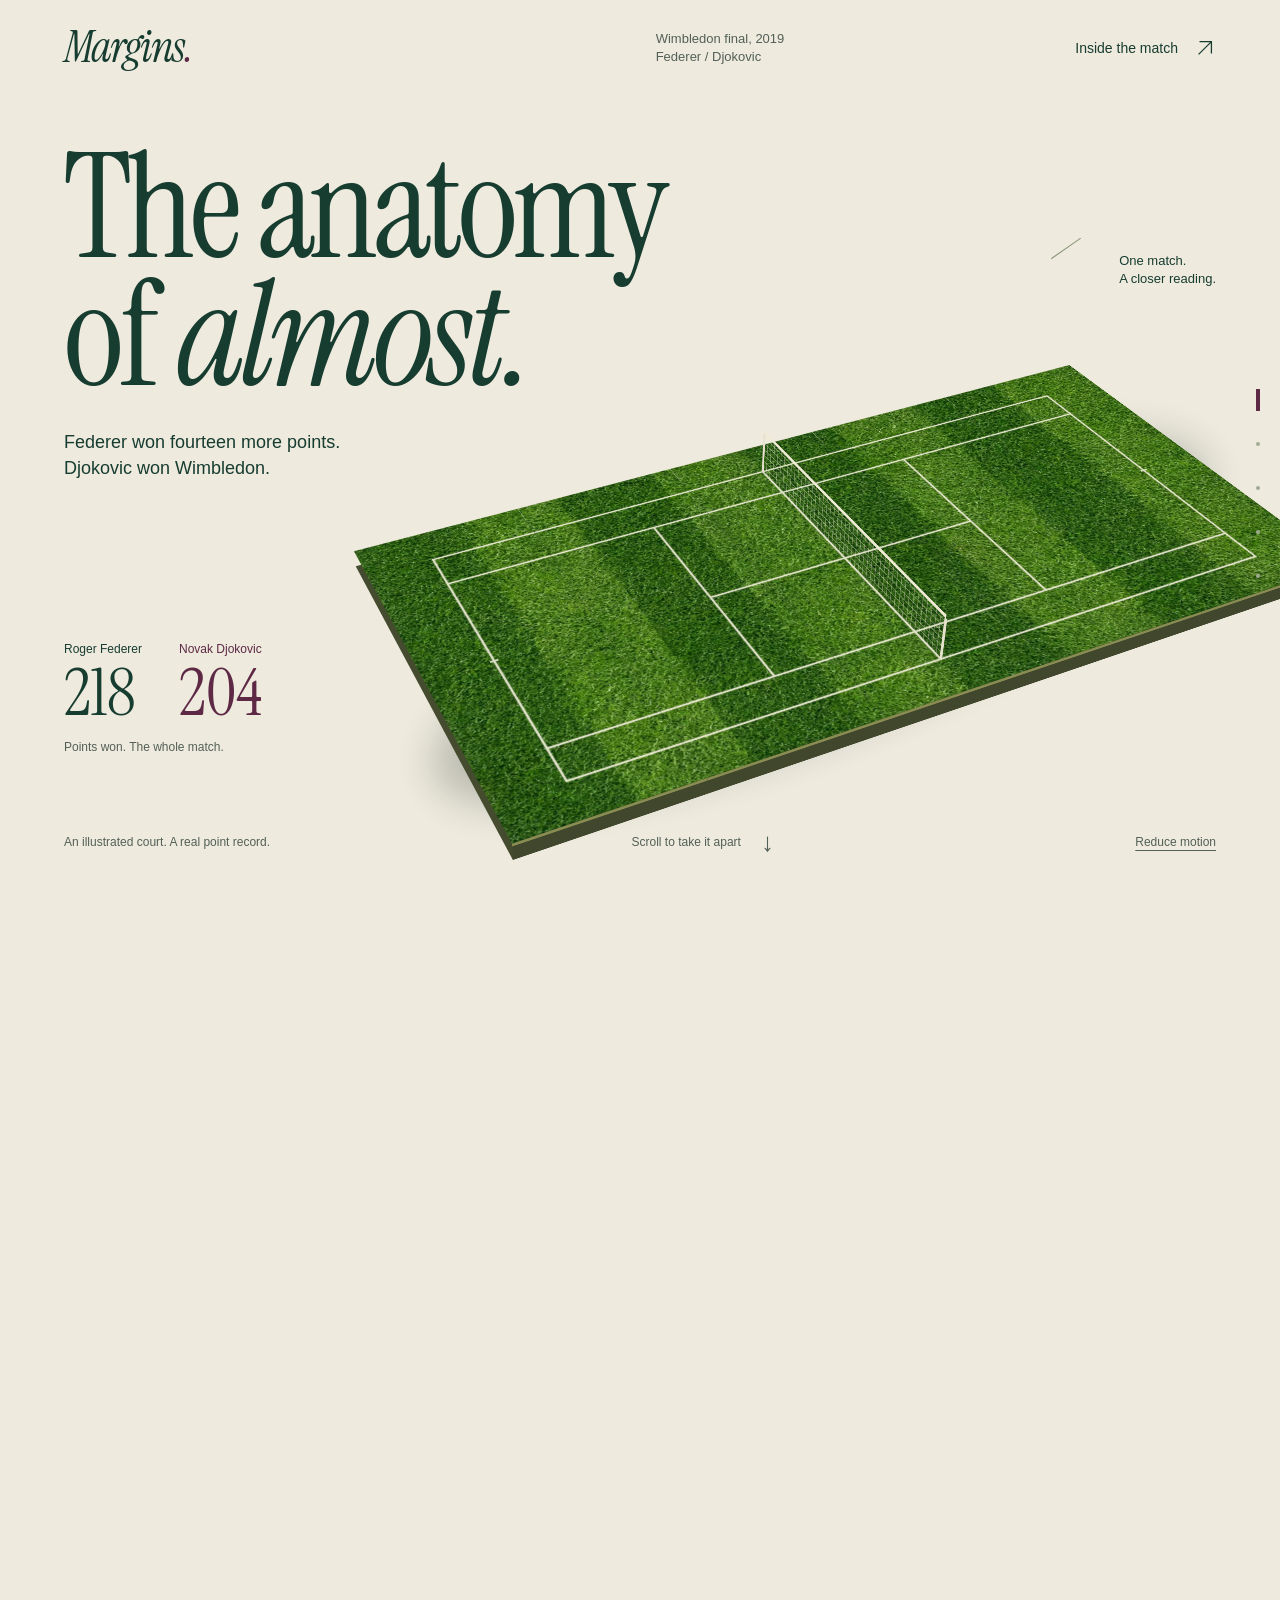
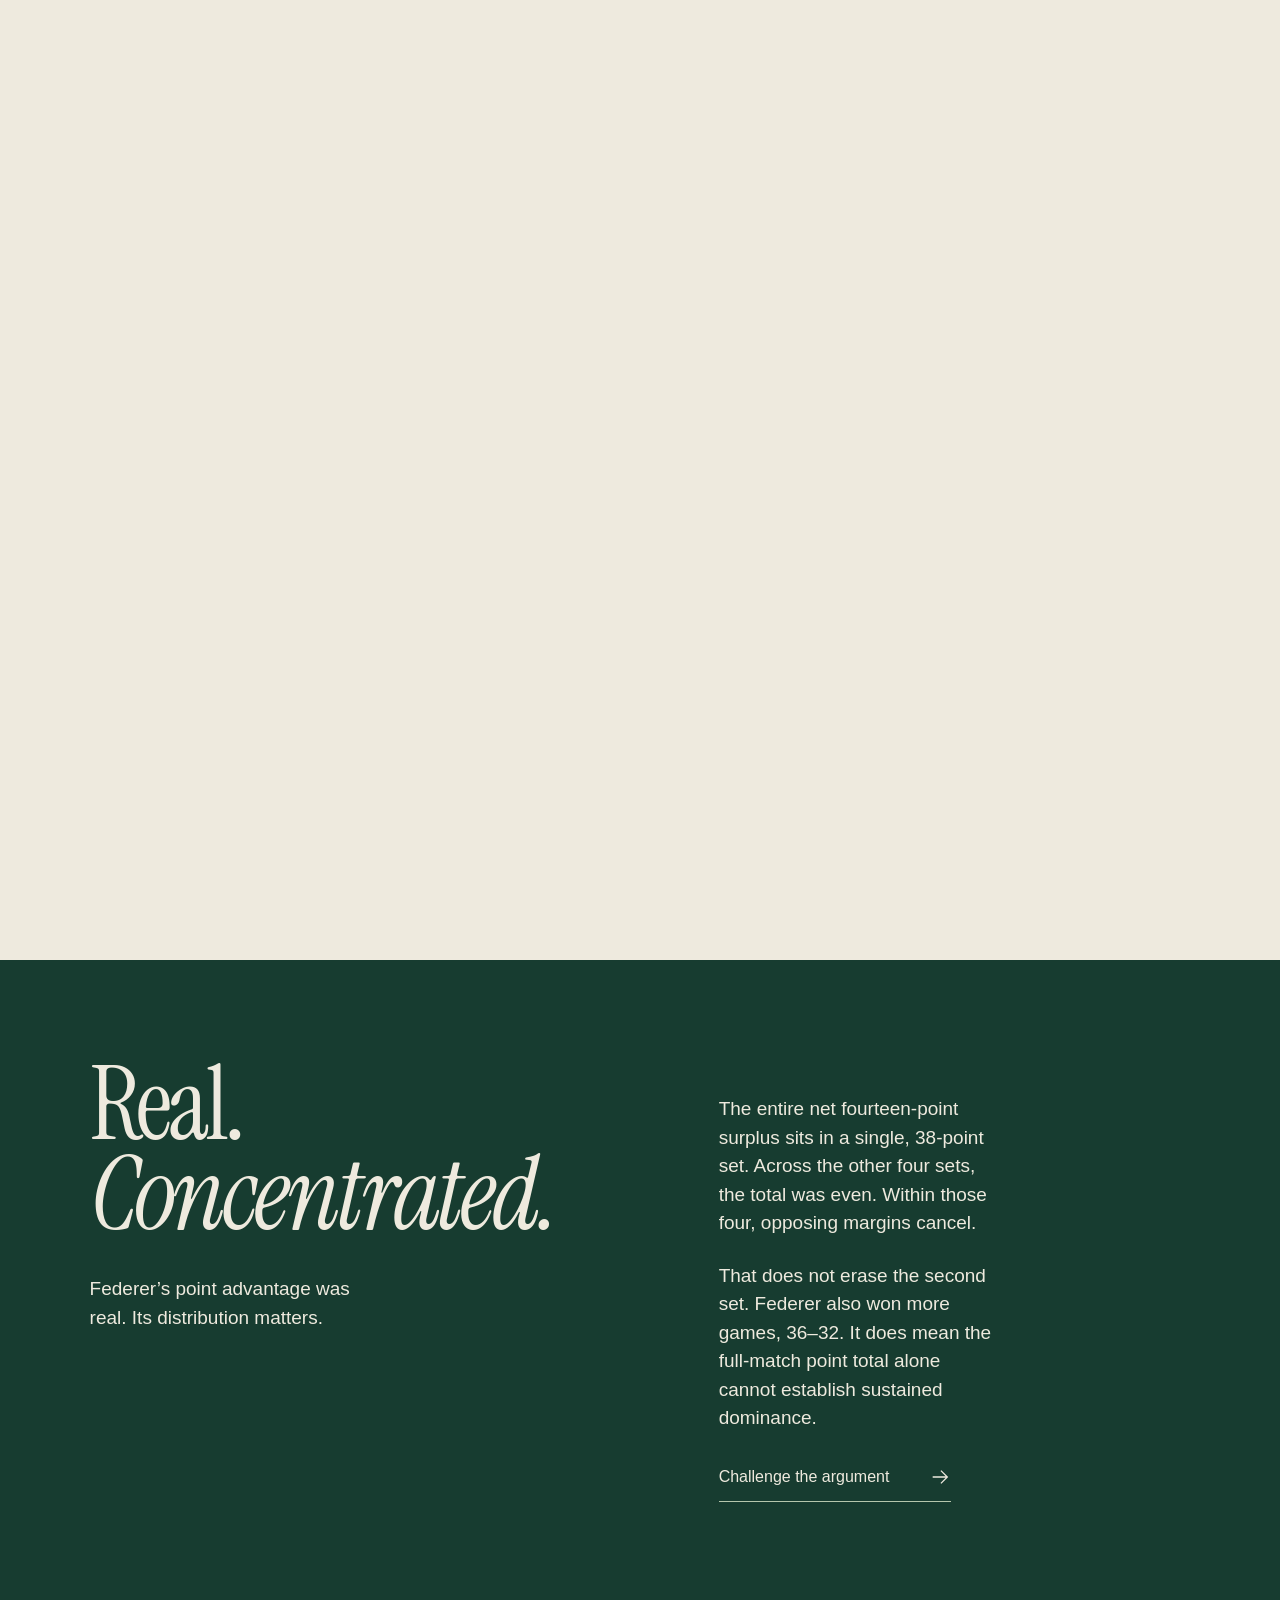
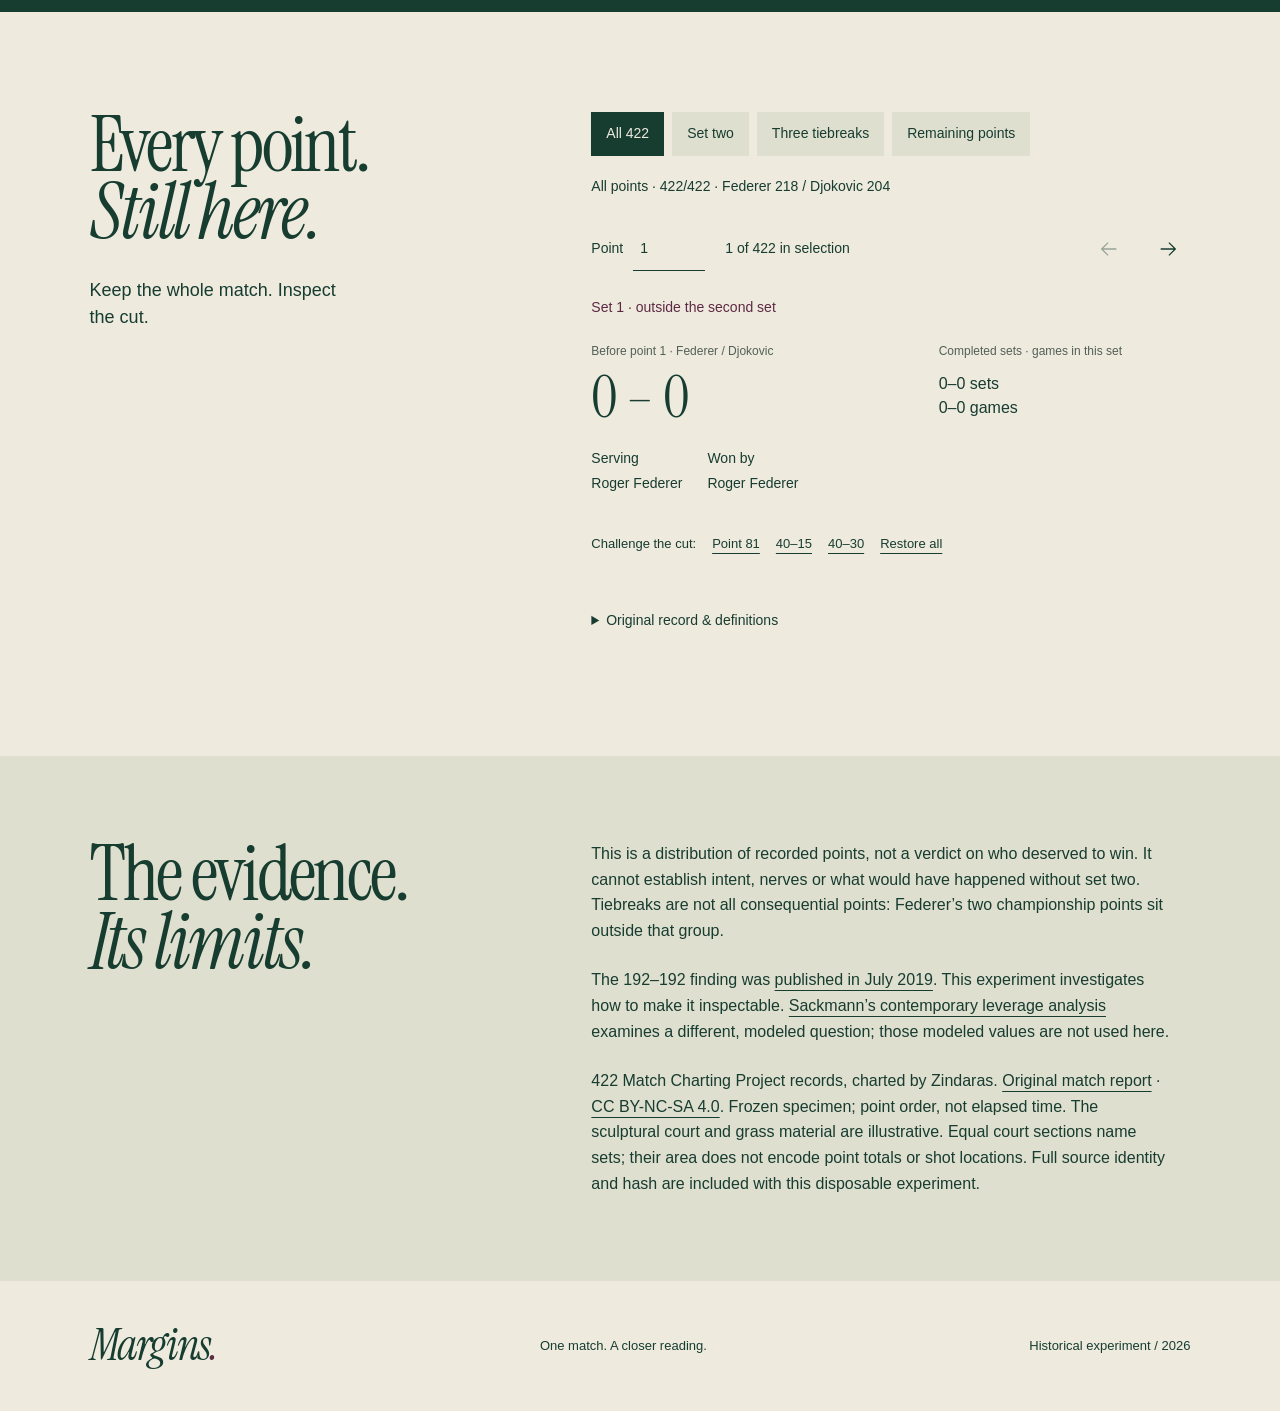
<file: gui/margins-experiment/index.html>
<!doctype html>
<html lang="en">
<head>
<meta charset="utf-8"><meta name="viewport" content="width=device-width,initial-scale=1"><meta name="theme-color" content="#eeeade">
<meta name="description" content="Take apart the 2019 Wimbledon final. One sculptural investigation of Federer's fourteen-point advantage.">
<title>Margins — The anatomy of almost</title>
<link rel="icon" href="assets/favicon.svg" type="image/svg+xml">
<link rel="preload" href="assets/InstrumentSerif-Regular.ttf" as="font" type="font/ttf" crossorigin>
<link rel="preload" href="assets/grass-turf.webp" as="image">
<link rel="stylesheet" href="style.css?v=argument-20261022c">
<script src="records.js" defer></script><script src="court.js?v=argument-20261022c" defer></script><script src="evidence.js?v=argument-20261022c" defer></script>
</head>
<body>
<a class="skip" href="#inspection">Skip the motion. Inspect the evidence.</a>
<header class="masthead"><a class="wordmark" href="./" aria-label="Margins, start again">Margins<span>.</span></a><p>Wimbledon final, 2019<br>Federer / Djokovic</p><a href="#inspection" class="source-link">Inside the match <svg viewBox="0 0 24 24" aria-hidden="true"><path d="M5 19 19 5M6 5h13v13"/></svg></a></header>
<main>
<section id="sequence" class="sequence" aria-label="Take the match apart">
 <div class="theatre" id="theatre" data-phase="0">
  <div class="story" id="story">
    <h1 id="chapter-title">The anatomy<br>of <em>almost.</em></h1>
    <p id="chapter-copy">Federer won fourteen more points.<br>Djokovic won Wimbledon.</p>
  </div>
  <div class="scene" id="scene" role="img" aria-label="A sculptural tennis court. Symbolic illustration, not recorded shot locations.">
    <div class="floor-shadow" id="floor-shadow"></div>
    <div class="camera" id="camera"><div class="court-object" id="court-object"></div></div>
    <div class="net-object" id="net-object"><span></span></div>
  </div>
  <div class="evidence-art" id="evidence-art"><div class="evidence-legend"><span><svg class="legend-ball fed" viewBox="-6 -6 12 12" aria-hidden="true"><circle r="5.5"/><path class="ball-seam" d="M-3.5-3.5Q-1.3 0-3.5 3.5M3.5-3.5Q1.3 0 3.5 3.5"/></svg> Federer</span><span><svg class="legend-ball dj" viewBox="-6 -6 12 12" aria-hidden="true"><circle r="5.5"/><path class="ball-seam" transform="rotate(90)" d="M-3.5-3.5Q-1.3 0-3.5 3.5M3.5-3.5Q1.3 0 3.5 3.5"/></svg> Djokovic</span><span>1 ball = 1 point</span></div>
   <svg id="point-ledger" aria-labelledby="ledger-title ledger-desc"><title id="ledger-title">The same 422 recorded points</title><desc id="ledger-desc">Each ball is one recorded point. Green balls represent Federer; plum balls represent Djokovic. Player lanes are labelled F and D. Positions represent groups, never locations on court.</desc><g id="marks"></g><circle id="point-halo" r="7" fill="none" stroke="currentColor" stroke-width="1.5" visibility="hidden"/></svg>
   <div id="group-labels"></div>
  </div>
  <div class="opening-result" id="opening-result"><span>Roger Federer <strong>218</strong></span><span>Novak Djokovic <strong>204</strong></span><p>Points won. The whole match.</p></div>
  <div class="scene-note" id="scene-note"><span class="note-line"></span><p>One match.<br>A closer reading.</p></div>
  <div class="stage-footer"><p id="stage-caption">An illustrated court. A real point record.</p><p class="scroll-cue" id="scroll-cue">Scroll to take it apart <span aria-hidden="true">↓</span></p><button id="motion-setting" aria-pressed="false">Reduce motion</button></div>
  <nav class="chapter-track" aria-label="Investigation chapters">
   <button data-stop="0" aria-label="The whole match" aria-current="step"><span>The match</span><i></i></button>
   <button data-stop="1" aria-label="The five sets"><span>Five sets</span><i></i></button>
   <button data-stop="2" aria-label="The concentrated margin"><span>The margin</span><i></i></button>
   <button data-stop="3" aria-label="The opposing margins"><span>The objection</span><i></i></button>
   <button data-stop="4" aria-label="The bounded verdict"><span>The verdict</span><i></i></button>
  </nav>
  <p class="sr-only" id="transition-status" aria-live="polite"></p>
 </div>
</section>
<section class="verdict" id="verdict" aria-labelledby="verdict-title"><div><h2 id="verdict-title">Real.<br><em>Concentrated.</em></h2><p>Federer’s point advantage was real. Its distribution matters.</p></div><div class="verdict-argument"><p>The entire net fourteen-point surplus sits in a single, 38-point set. Across the other four sets, the total was even. Within those four, opposing margins cancel.</p><p>That does not erase the second set. Federer also won more games, <strong>36–32</strong>. It does mean the full-match point total alone cannot establish sustained dominance.</p><a href="#inspection" class="inspect-link">Challenge the argument <svg viewBox="0 0 24 24" aria-hidden="true"><path d="M4 12h15m-6-7 7 7-7 7"/></svg></a></div></section>
    <section id="inspection" class="inspection" aria-labelledby="inspection-title">
      <div class="inspection-intro"><h2 id="inspection-title">Every point.<br><em>Still here.</em></h2><p>Keep the whole match. Inspect the cut.</p></div>
      <div class="inspection-content">
        <div id="filters" class="filters" role="group" aria-label="Inspect a subset">
          <button data-filter="all" aria-pressed="true">All 422</button>
          <button data-filter="set2" aria-pressed="false">Set two</button>
          <button data-filter="tb" aria-pressed="false">Three tiebreaks</button>
          <button data-filter="rest" aria-pressed="false">Remaining points</button>
        </div>
        <div class="subset-line" id="subset-line" aria-live="polite">All points · 422/422 · Federer 218 / Djokovic 204</div>
        <div class="record-box">
          <div class="record-toolbar"><label for="point-number">Point <input id="point-number" type="number" min="1" max="422" value="1" inputmode="numeric"></label><span id="record-position">1 of 422 in selection</span><div><button id="prev-point" aria-label="Previous selected point"><svg viewBox="0 0 24 24" aria-hidden="true"><path d="M20 12H5m6-7-7 7 7 7"/></svg></button><button id="next-point" aria-label="Next selected point"><svg viewBox="0 0 24 24" aria-hidden="true"><path d="M4 12h15m-6-7 7 7-7 7"/></svg></button></div></div>
          <div id="record-detail" aria-live="polite"></div>
          <div class="point-shortcuts"><span>Challenge the cut:</span><button data-point="81">Point 81</button><button data-point="359">40–15</button><button data-point="360">40–30</button><button id="restore">Restore all</button></div>
          <details><summary>Original record &amp; definitions</summary><div id="raw-record"></div><p>Set and game scores use Federer / Djokovic order. The source’s point score uses server / returner order; the display above normalizes it. Scores describe the state <strong>before</strong> the point. <code>TbSet</code> describes the set’s rules, not whether this point is a tiebreak point.</p><a href="https://raw.githubusercontent.com/JeffSackmann/tennis_MatchChartingProject/master/data_dictionary.txt" target="_blank" rel="noreferrer">Read the charting dictionary <svg class="external-icon" viewBox="0 0 24 24" aria-hidden="true"><path d="M5 19 19 5M6 5h13v13"/></svg></a></details>
        </div>
      </div>
    </section>

    <section id="sources" class="sources" aria-labelledby="sources-title">
      <h2 id="sources-title">The evidence.<br><em>Its limits.</em></h2>
      <div><p>This is a distribution of recorded points, not a verdict on who deserved to win. It cannot establish intent, nerves or what would have happened without set two. Tiebreaks are not all consequential points: Federer’s two championship points sit outside that group.</p><p>The 192–192 finding was <a href="https://www.deconstructingtennis.com/blog/wimbledon-mens-final-analysis-2019/" target="_blank" rel="noreferrer">published in July 2019</a>. This experiment investigates how to make it inspectable. <a href="https://www.tennisabstract.com/blog/2019/07/26/roger-federer-wasnt-clutch-but-he-was-almost-clutch-enough/" target="_blank" rel="noreferrer">Sackmann’s contemporary leverage analysis</a> examines a different, modeled question; those modeled values are not used here.</p><p>422 Match Charting Project records, charted by Zindaras. <a href="https://www.tennisabstract.com/charting/20190714-M-Wimbledon-F-Roger_Federer-Novak_Djokovic.html" target="_blank" rel="noreferrer">Original match report</a> · <a href="https://creativecommons.org/licenses/by-nc-sa/4.0/" target="_blank" rel="noreferrer">CC BY-NC-SA 4.0</a>. Frozen specimen; point order, not elapsed time. The sculptural court and grass material are illustrative. Equal court sections name sets; their area does not encode point totals or shot locations. Full source identity and hash are included with this disposable experiment.</p></div>
    </section>
  </main>
  <footer><a class="wordmark" href="./">Margins<span>.</span></a><p>One match. A closer reading.</p><span>Historical experiment / 2026</span></footer>
  <noscript><div class="no-js"><h2>The result, without motion</h2><p>Federer won 218 points to Djokovic’s 204. Set two contributed 26–12; the other four sets were 192–192. Three tiebreaks split 12–21; all other non-set-two points split 180–171. Federer’s net advantage was real and concentrated. The full-match total alone does not establish sustained dominance.</p></div></noscript>
</body>
</html>
</file>
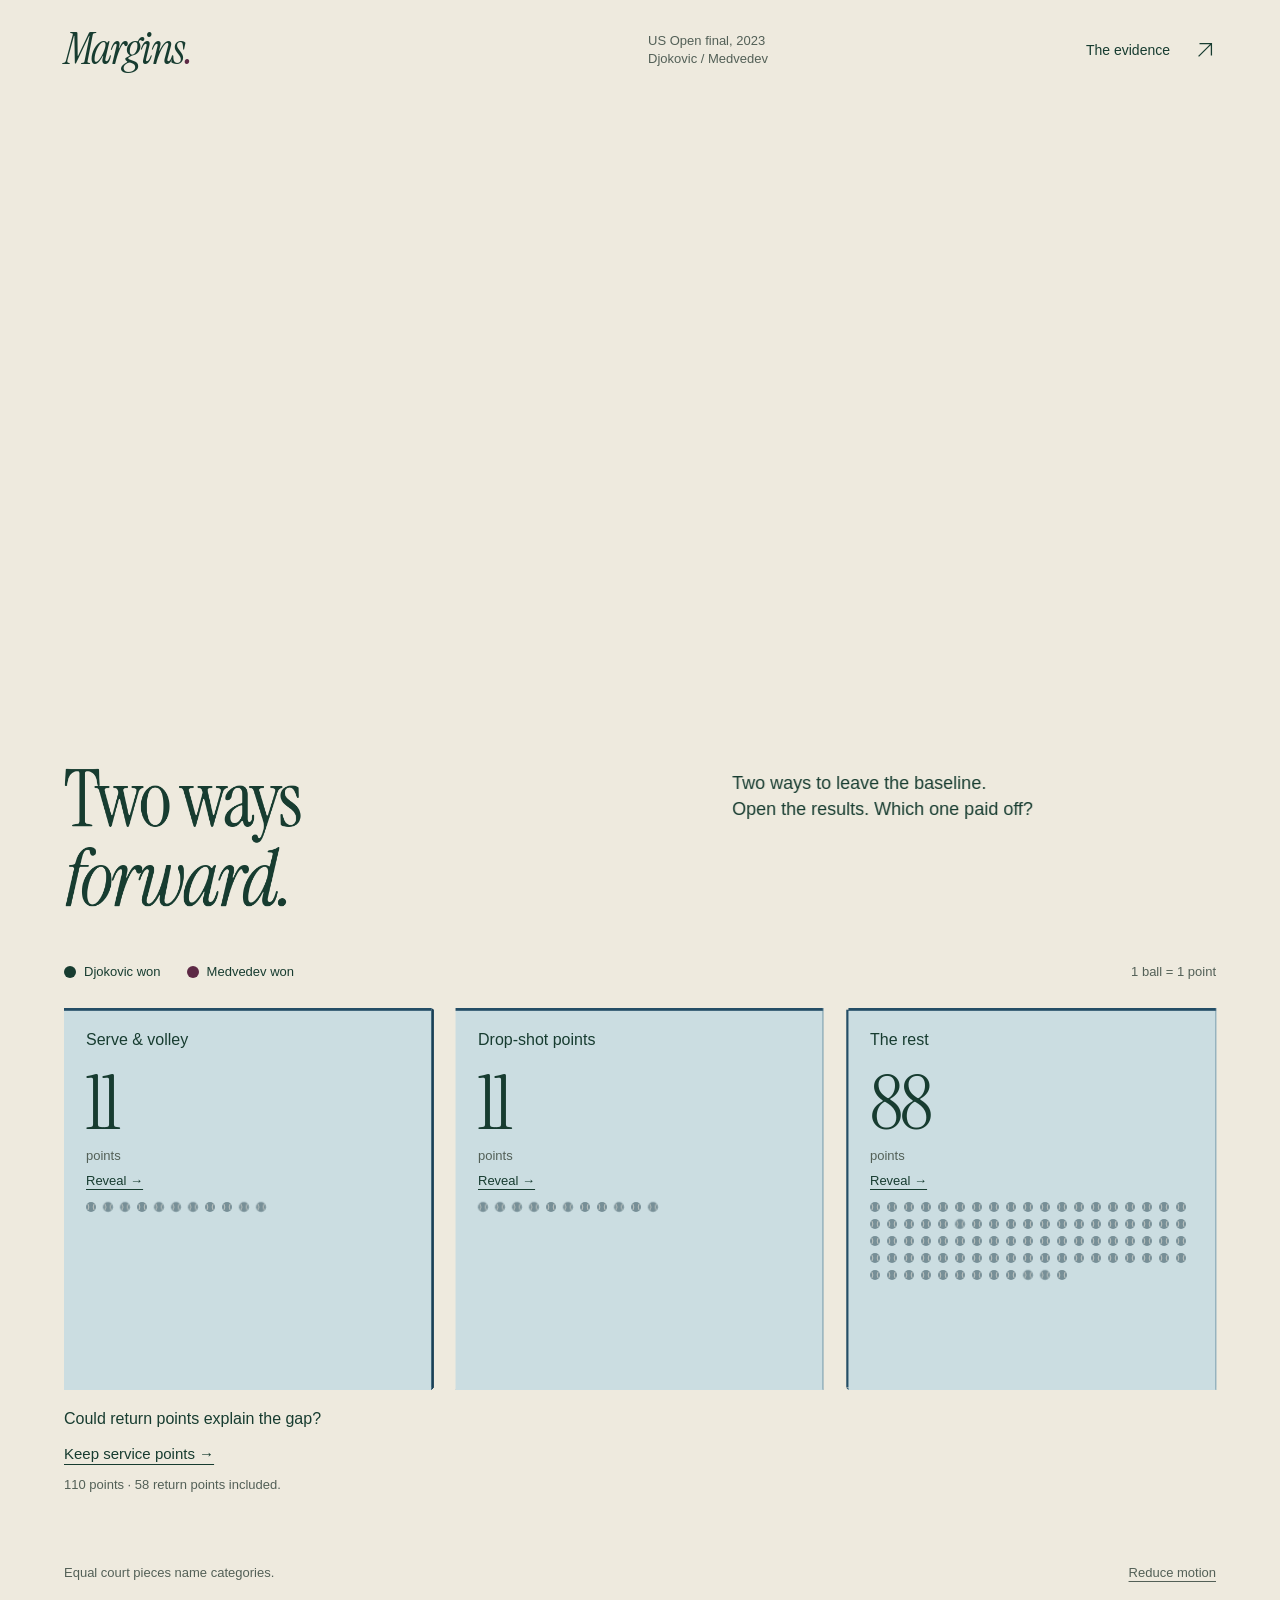
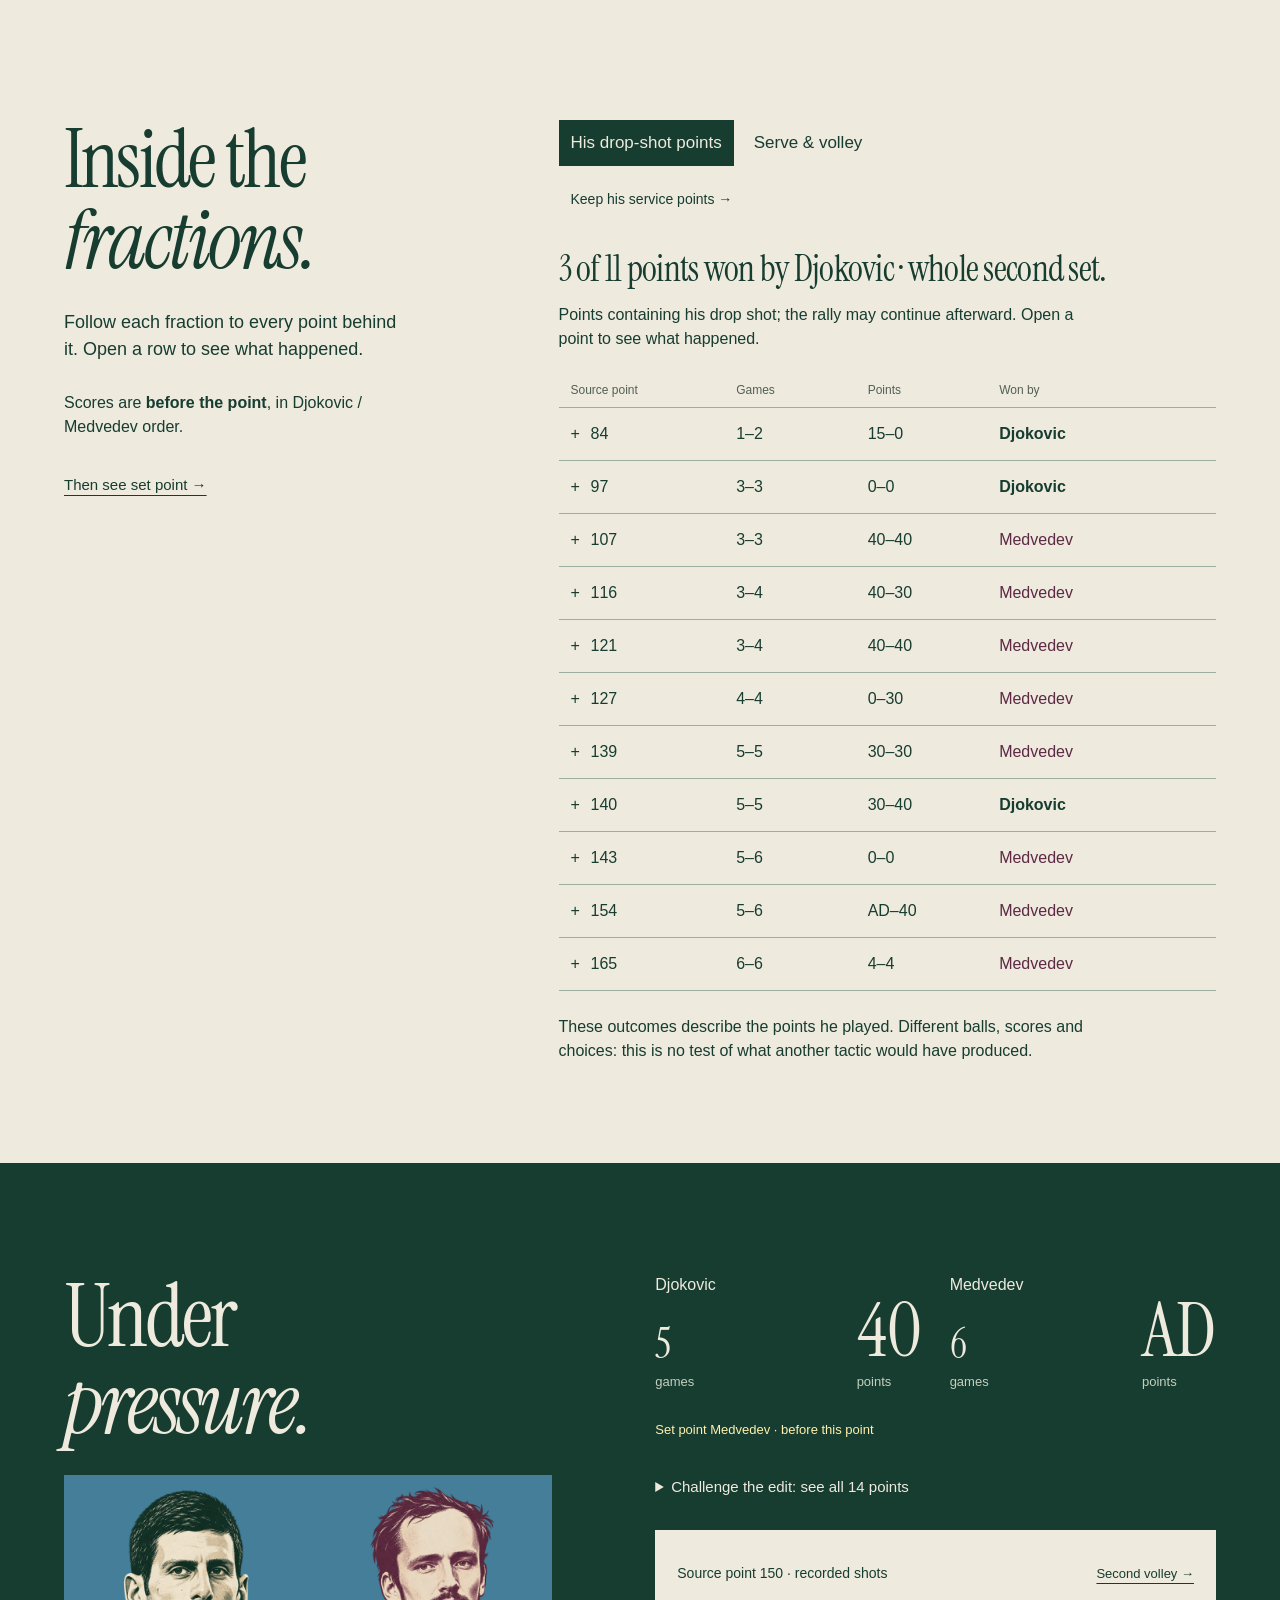
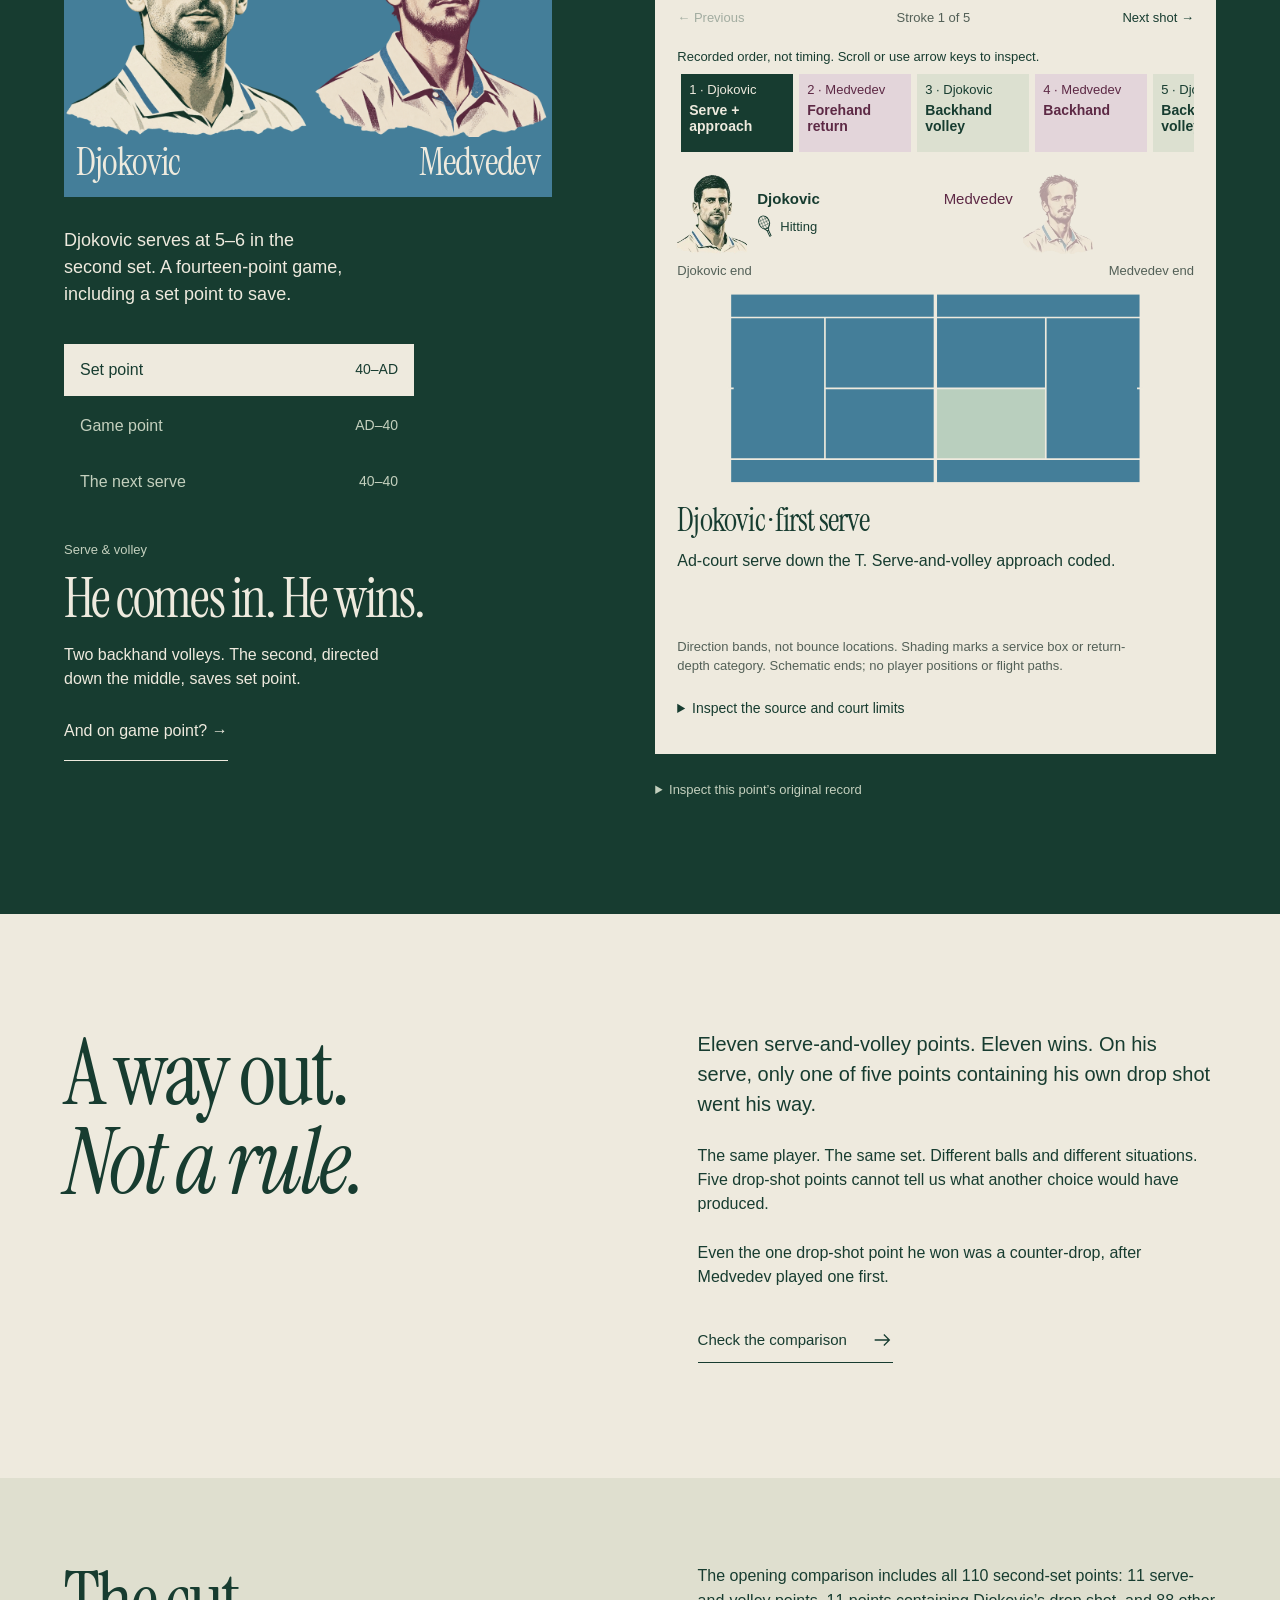
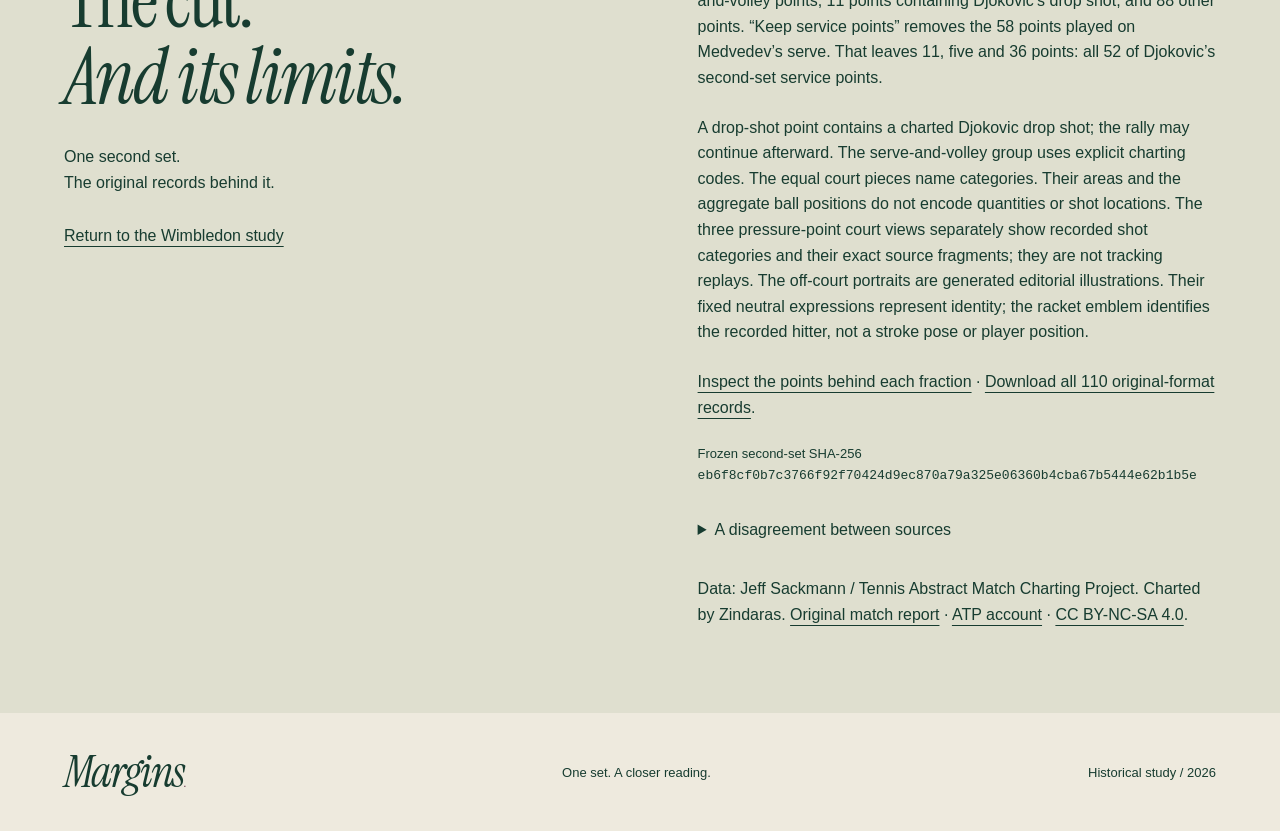
<file: gui/margins-experiment/tactical-demo/index.html>
<!doctype html>
<html lang="en">
<head>
  <meta charset="utf-8"><meta name="viewport" content="width=device-width,initial-scale=1">
  <meta name="theme-color" content="#eeeade">
  <meta name="description" content="Take apart Djokovic's second set against Medvedev in the 2023 US Open final. Two shot patterns. Two very different results.">
  <title>Two ways forward — Margins</title>
  <link rel="icon" href="../assets/favicon.svg" type="image/svg+xml">
  <meta property="og:title" content="Two ways forward — Margins">
  <meta property="og:description" content="Two shot patterns. Two very different results. Explore Djokovic’s second set against Medvedev in the 2023 US Open final.">
  <meta property="og:type" content="article">
  <link rel="preload" href="../assets/InstrumentSerif-Regular.ttf" as="font" type="font/ttf" crossorigin>
  <link rel="stylesheet" href="demo.css">
  <noscript><style>.comparison-ledger{display:none}.sequence{height:auto}.stage{position:relative;height:auto;min-height:540px}.story{position:relative;padding-top:130px;top:auto}.start,.chapter-nav,.stage-footer,.scene{display:none}.game-tools,.point-controls,.game-filter,.raw,.moments,.game-record,.game-explanation{display:none}</style></noscript>
  <script src="data.js" defer></script><script src="player-portraits.js" defer></script><script src="shot-sequence.js" defer></script><script src="pressure-shots.js" defer></script><script src="demo.js" defer></script><script src="comparison.js" defer></script>
</head>
<body>
  <svg class="icon-definitions" width="0" height="0" aria-hidden="true"><defs><symbol id="racket-emblem" viewBox="0 0 48 64"><g fill="none" stroke="currentColor" stroke-linecap="round" stroke-linejoin="round"><ellipse cx="24" cy="20" rx="14" ry="18" stroke-width="2.5"/><path d="M18 36l4 8h4l4-8M22 44v16h4V44" stroke-width="2.5"/><path d="M17 6v28M24 2v36M31 6v28M12 12h24M10 20h28M12 28h24" stroke-width="1"/></g></symbol></defs></svg>
  <a class="skip" href="#game">Skip to the 5–6 game</a>
  <header class="masthead"><a class="wordmark" href="../">Margins<span>.</span></a><p>US Open final, 2023<br>Djokovic / Medvedev</p><a href="#sources">The evidence <svg viewBox="0 0 24 24" aria-hidden="true"><path d="M5 19 19 5M6 5h13v13"/></svg></a></header>
  <main>
    <section class="sequence" id="sequence" aria-label="Take the second set apart">
      <div class="stage" id="stage" data-phase="opening">
        <div class="story">
          <h1>Two ways<br><em>forward.</em></h1>
          <p id="story-copy">Come in behind the serve. Or play a drop shot.<br>Two ways forward. Did both work?</p>
          <button class="text-action start" id="start">Open the second set <svg viewBox="0 0 24 24" aria-hidden="true"><path d="M12 3v17M5 13l7 7 7-7"/></svg></button>
        </div>
        <div class="scene" id="scene" aria-hidden="true"><div class="floor-shadow" id="floor-shadow"></div><div class="camera" id="camera"><div class="court" id="court"></div></div></div>
        <div class="opening-note" id="opening-note"><p>The whole second set.</p><p>One court.<br>Three groups of points.</p></div>
        <div class="evidence" id="evidence" aria-hidden="true" inert>
          <div class="legend"><span><i class="ball won"></i> Djokovic won</span><span><i class="ball lost"></i> Medvedev won</span><span>1 ball = 1 point</span></div>
          <div class="groups" id="groups">
            <button class="group" data-open="sv" aria-expanded="false"><span class="group-title">Serve &amp; volley</span><span class="count" id="count-sv"></span><span class="count-note" id="note-sv"></span><span class="group-action" id="action-sv">Open the results ↗</span></button>
            <button class="group" data-open="drop" aria-expanded="false"><span class="group-title">Drop-shot points</span><span class="count" id="count-drop"></span><span class="count-note" id="note-drop"></span><span class="group-action" id="action-drop">Open the results ↗</span></button>
            <button class="group" data-open="other" aria-expanded="false"><span class="group-title">The rest</span><span class="count" id="count-other"></span><span class="count-note" id="note-other"></span><span class="group-action" id="action-other">Open the results ↗</span></button>
          </div>
          <svg id="point-field" role="img" aria-labelledby="field-title field-desc"><title id="field-title">Second-set point outcomes</title><desc id="field-desc"></desc></svg>
        </div>
        <div class="comparison" id="comparison" aria-hidden="true" inert>
          <p id="scope-question">Was he just losing drop-shot points on return?</p>
          <div class="scope" role="group" aria-label="Test whether return points explain the contrast"><button data-scope="serve" aria-pressed="false" aria-label="Keep only Djokovic’s service points">Keep service points →</button><button data-scope="all" aria-pressed="true" aria-label="Restore all second-set points" hidden>Restore all points →</button></div>
          <a id="pressure-link" class="text-action" href="#comparison-records" hidden>Inspect those points →</a><p id="scope-note">110 points, including 58 on Medvedev’s serve.</p><p id="scope-comparison" aria-live="polite" aria-atomic="true"></p>
        </div>
        <div class="stage-footer"><p id="stage-caption">An illustrated hard court. A real point record.</p><button id="motion" aria-pressed="false">Reduce motion</button></div>
        <nav class="chapter-nav" aria-label="Court sequence"><button data-chapter="0" aria-current="step">The question</button><button data-chapter="1">The split</button><a href="#game">The 5–6 game</a></nav>
      </div>
    </section>

    <section class="comparison-records" id="comparison-records" aria-labelledby="comparison-title">
      <div class="comparison-intro">
        <h2 id="comparison-title" tabindex="-1">Inside the<br><em>fractions.</em></h2>
        <p>Follow each fraction to every point behind it. Open a row to see what happened.</p>
        <p>Scores are <strong>before the point</strong>, in Djokovic / Medvedev order.</p>
        <a class="text-action" href="#game">Then see set point →</a>
      </div>
      <div class="comparison-ledger" id="comparison-ledger">
        <div class="ledger-patterns" role="group" aria-label="Choose the points behind a fraction"><button data-ledger-kind="drop" aria-pressed="true">His drop-shot points</button><button data-ledger-kind="sv" aria-pressed="false">Serve &amp; volley</button></div>
        <div class="ledger-scopes" role="group" aria-label="Comparison serving scope"><button data-ledger-scope="all" aria-pressed="true" hidden>Restore return points →</button><button data-ledger-scope="serve" aria-pressed="false">Keep his service points →</button></div>
        <p class="ledger-result" id="ledger-result" role="status" aria-atomic="true"></p>
        <p id="ledger-definition"></p>
        <div class="ledger-columns" aria-hidden="true"><span>Source point</span><span>Games</span><span>Points</span><span>Won by</span></div>
        <div id="ledger-points"></div>
        <p class="ledger-limit">These outcomes describe the points he played. Different balls, scores and choices: this is no test of what another tactic would have produced.</p>
      </div>
      <noscript><p>Djokovic’s service points containing his own drop shot: 84 (won), 116, 121, 143 and 154 (lost). His drop shot at 84 followed Medvedev’s. <a href="source-points.json">Inspect all 110 original records</a>.</p></noscript>
    </section>

    <section class="game" id="game" aria-labelledby="game-title">
      <div class="game-intro"><h2 id="game-title" tabindex="-1" aria-label="Under pressure.">Under<br> <em>pressure.</em></h2><div class="rivalry-art" aria-label="Illustrated portraits of Djokovic and Medvedev">
          <figure class="rivalry-person"><div class="portrait-piece" data-portrait="1"><img src="assets/djokovic-portrait-640.webp" srcset="assets/djokovic-portrait-640.webp 640w, assets/djokovic-portrait.webp 1254w" sizes="(max-width: 760px) 44vw, 20vw" width="1254" height="1254" alt="" loading="lazy" decoding="async"></div><figcaption>Djokovic</figcaption></figure>
          <figure class="rivalry-person"><div class="portrait-piece" data-portrait="2"><img src="assets/medvedev-portrait-640.webp" srcset="assets/medvedev-portrait-640.webp 640w, assets/medvedev-portrait.webp 1254w" sizes="(max-width: 760px) 44vw, 20vw" width="1254" height="1254" alt="" loading="lazy" decoding="async"></div><figcaption>Medvedev</figcaption></figure>
        </div><p>Djokovic serves at 5–6 in the second set. A fourteen-point game, including a set point to save.</p><div class="moments" role="group" aria-label="Three moments in the 5–6 game"><button data-moment="150" aria-pressed="true">Set point <span>40–AD</span></button><button data-moment="154" aria-pressed="false">Game point <span>AD–40</span></button><button data-moment="155" aria-pressed="false">The next serve <span>40–40</span></button></div><span id="point-status" class="reader-status" role="status" aria-atomic="true"></span><div class="game-explanation">        <div id="point-comment"><p id="point-type"></p><h3 id="point-outcome"></h3><p id="point-description"></p></div>
        <button class="text-action continue-moment" id="continue-moment" hidden>And on game point? →</button>
        <p id="game-payoff" hidden>In this game: four serve-and-volley points, four wins. Two points with his drop shot, both lost. He eventually holds for 6–6.</p>
</div></div>
      <div class="game-record">
        <div class="scoreboard"><div><span>Djokovic</span><b>5</b><strong id="score-dj">40</strong></div><div><span>Medvedev</span><b>6</b><strong id="score-med">AD</strong></div><p id="score-status">Set point Medvedev · before this point</p></div>
        <div class="game-context"><details class="whole-game"><summary>Challenge the edit: see all 14 points</summary><p class="context-note">The complete game, including two double faults. Select a point to inspect its result.</p><div class="game-tools"><p id="point-position"></p><button class="text-action" id="set-point">Back to set point →</button></div>
          <div class="point-strip" id="point-strip" role="group" aria-label="Select a point in the 5–6 game"></div>
          <div class="game-filter" role="group" aria-label="Highlight a shot pattern"><button data-pattern="all" aria-pressed="true">All 14 points</button><button data-pattern="sv" aria-pressed="false">Serve &amp; volley</button><button data-pattern="drop" aria-pressed="false">Drop-shot points</button></div>
          <div class="point-controls"><button id="previous" aria-label="Previous point">← Previous</button><p id="game-pattern-note"></p><button id="next" aria-label="Next point">Next →</button></div>
        </details></div>
        <figure class="shot-view" id="shot-view" aria-labelledby="shot-view-title">
          <div class="shot-view-header"><p id="shot-view-title" tabindex="-1">The recorded shots</p><button class="shot-ending" id="shot-ending">Jump to the winning volley →</button></div>
          <div id="shot-content"><div class="shot-controls"><button id="shot-previous" aria-label="Previous shot">← Previous</button><p id="shot-position"></p><button id="shot-next">Next shot →</button></div>
          <p class="sequence-hint" id="sequence-hint">Recorded order, not timing. Scroll or use arrow keys to inspect.</p>
          <div class="stroke-steps" id="stroke-steps" role="group" aria-label="Recorded stroke sequence. Select a stroke to inspect it." aria-describedby="sequence-hint"></div>
          <div class="hitter-strip" id="hitter-strip" role="group" aria-label="Recorded hitter: Djokovic" data-motion="instant">
            <div class="hitter is-hitter" data-player="1"><img class="hitter-portrait" src="assets/djokovic-hitter.webp" width="1254" height="1254" alt="" loading="lazy" decoding="async"><div class="hitter-copy"><span class="hitter-name">Djokovic</span><span class="hitter-status"><svg class="racket-mark" viewBox="0 0 48 64" aria-hidden="true"><use href="#racket-emblem"/></svg>Hitting</span></div></div>
            <div class="hitter" data-player="2"><img class="hitter-portrait" src="assets/medvedev-hitter.webp" width="1254" height="1254" alt="" loading="lazy" decoding="async"><div class="hitter-copy"><span class="hitter-name">Medvedev</span><span class="hitter-status" aria-hidden="true"><svg class="racket-mark" viewBox="0 0 48 64" aria-hidden="true"><use href="#racket-emblem"/></svg>Hitting</span></div></div>
          </div>
          <div class="court-ends" aria-hidden="true"><span>Djokovic end</span><span>Medvedev end</span></div>
          <svg id="shot-court" viewBox="0 45 620 260" role="img" aria-labelledby="shot-court-title shot-court-desc">
            <title id="shot-court-title"></title><desc id="shot-court-desc"></desc>
            <rect class="shot-surface" x="64" y="61.5" width="492" height="227"/>
            <g id="shot-regions"></g>
            <g class="shot-lines"><rect x="64" y="61.5" width="492" height="227"/><path d="M64 90h492M64 260h492M177.5 90v170M442.5 90v170M177.5 175h265M60 175h8M552 175h8"/></g>
            <path class="shot-net" d="M310 55v240"/>
            <g id="shot-direction"></g>
          </svg>
          <div class="shot-caption" aria-live="polite" aria-atomic="true"><p id="shot-title"></p><p id="shot-detail"></p></div>
                              <p class="shot-key">Direction bands, not bounce locations. Shading marks a service box or return-depth category. Schematic ends; no player positions or flight paths.</p>
          <details class="shot-method"><summary>Inspect the source and court limits</summary><p class="shot-code">Source fragment <code id="shot-token"></code><span id="shot-let" hidden> · preceded by a let</span></p><p>Direction describes where a shot crossed, or would have crossed, the opponent’s baseline. A missed shot does not become an in-court landing mark. Depth is plotted only for a completed return with a documented depth code; extra digits on later strokes stay in the source fragment without becoming court coordinates.</p><p>The serve-and-volley symbol records an approach, not the player’s route. A let precedes point 154’s counted serve and is kept outside its shot sequence. <a href="https://github.com/JeffSackmann/tennis_MatchChartingProject/blob/master/MatchChart%200.3.2.xlsm">Charting instructions</a> · <a href="https://www.tennisabstract.com/blog/2015/09/23/the-match-charting-project-quick-start-guide/">Notation guide</a>.</p></details>
          </div>
          <div class="shot-unavailable" id="shot-unavailable" hidden>
            <p class="unavailable-kind" id="unavailable-kind"></p><h3 id="unavailable-outcome"></h3>
            <p id="unavailable-description"></p><p class="unavailable-note">No shot-by-shot court view for this point. Its original record stays available.</p>
            <details class="unavailable-source"><summary>Inspect this point’s charting codes</summary><dl><div><dt>First serve and rally</dt><dd><code id="unavailable-first"></code></dd></div><div><dt>Second serve and rally</dt><dd><code id="unavailable-second"></code></dd></div></dl></details>
          </div>
        </figure>
        <div class="game-audit">
                <details class="raw"><summary>Inspect this point’s original record</summary><dl id="raw-record"></dl></details>
        </div>
      </div>
    </section>

    <section class="verdict" aria-labelledby="verdict-title"><h2 id="verdict-title" tabindex="-1">A way out.<br><em>Not a rule.</em></h2><div><p>Eleven serve-and-volley points. Eleven wins. On his serve, only one of five points containing his own drop shot went his way.</p><p>The same player. The same set. Different balls and different situations. Five drop-shot points cannot tell us what another choice would have produced.</p><p>Even the one drop-shot point he won was a counter-drop, after Medvedev played one first.</p><a class="text-action" href="#comparison-records">Check the comparison <svg viewBox="0 0 24 24" aria-hidden="true"><path d="M4 12h16m-6-6 6 6-6 6"/></svg></a></div></section>

    <section class="sources" id="sources" aria-labelledby="sources-title"><div><h2 id="sources-title" tabindex="-1">The cut.<br><em>And its limits.</em></h2><p>One second set.<br>The original records behind it.</p><a href="../">Return to the Wimbledon study</a></div><div>
      <p>The opening comparison includes all 110 second-set points: 11 serve-and-volley points, 11 points containing Djokovic’s drop shot, and 88 other points. “Keep service points” removes the 58 points played on Medvedev’s serve. That leaves 11, five and 36 points: all 52 of Djokovic’s second-set service points.</p>
      <p>A drop-shot point contains a charted Djokovic drop shot; the rally may continue afterward. The serve-and-volley group uses explicit charting codes. The equal court pieces name categories. Their areas and the aggregate ball positions do not encode quantities or shot locations. The three pressure-point court views separately show recorded shot categories and their exact source fragments; they are not tracking replays. The off-court portraits are generated editorial illustrations. Their fixed neutral expressions represent identity; the racket emblem identifies the recorded hitter, not a stroke pose or player position.</p>
      <p><a href="#comparison-records">Inspect the points behind each fraction</a> · <a href="source-points.json" download>Download all 110 original-format records</a>.</p>
      <p class="source-hash">Frozen second-set SHA-256<br><code>eb6f8cf0b7c3766f92f70424d9ec870a79a325e06360b4cba67b5444e62b1b5e</code></p>
      <details><summary>A disagreement between sources</summary><p>Across the whole match, the MCP chart gives 19/21 serve-and-volley points won; official reporting gives 20/22. The reason for the one-event difference is unresolved. This demo stays with set two: its explicitly charted 11/11 agrees with the ATP report.</p></details>
      <p>Data: Jeff Sackmann / Tennis Abstract Match Charting Project. Charted by Zindaras. <a href="https://www.tennisabstract.com/charting/20230910-M-US_Open-F-Novak_Djokovic-Daniil_Medvedev.html">Original match report</a> · <a href="https://www.atptour.com/en/news/djokovic-medvedev-us-open-2023-final">ATP account</a> · <a href="https://creativecommons.org/licenses/by-nc-sa/4.0/">CC BY-NC-SA 4.0</a>.</p>
    </div></section>
  </main>
  <footer><a class="wordmark" href="../">Margins<span>.</span></a><p>One set. A closer reading.</p><span>Historical study / 2026</span></footer>
  <noscript><p class="no-js">Second-set service points: serve-and-volley 11/11 won, own drop-shot points 1/5 won, other points 25/36 won. At 5–6, Djokovic won all four serve-and-volley points and lost both drop-shot points. <a href="source-points.json">Read the original records.</a> Enable JavaScript to split the court and step through the game.</p></noscript>
</body>
</html>
</file>
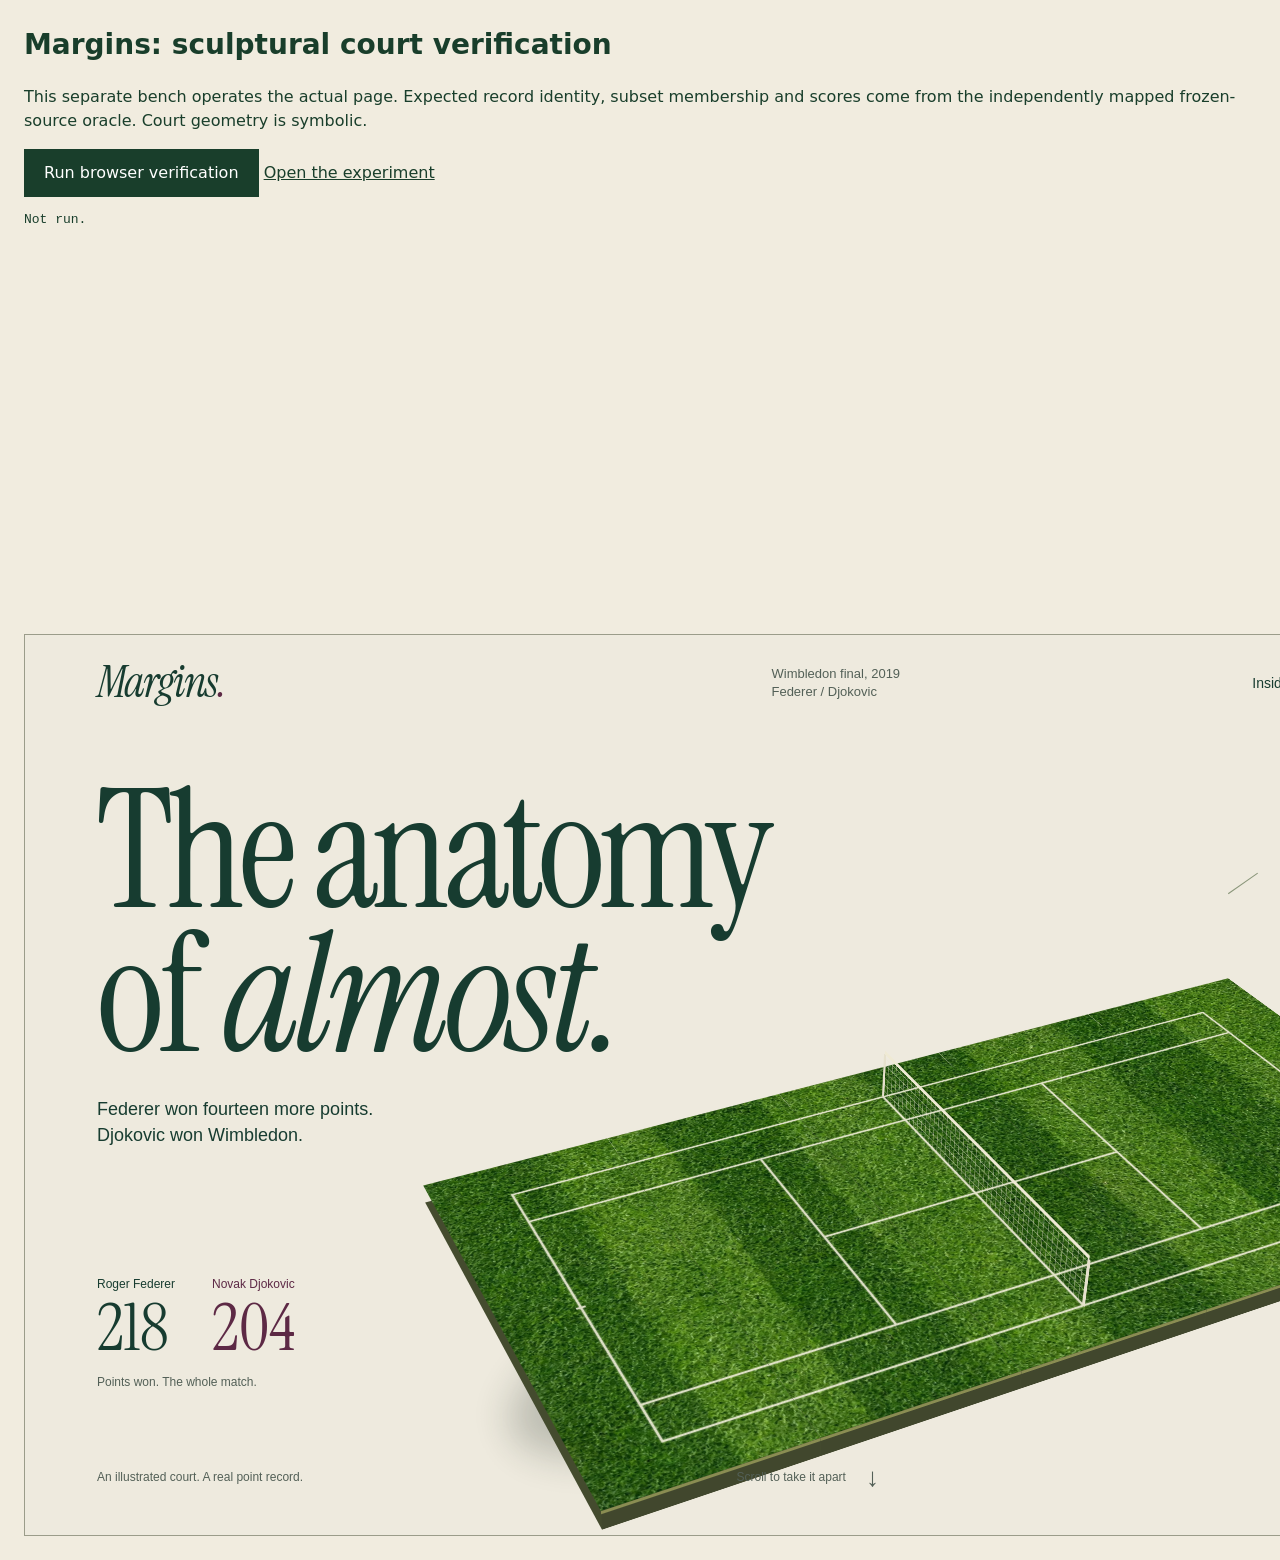
<file: gui/margins-experiment/verify-court.html>
<!doctype html>
<html lang="en"><head><meta charset="utf-8"><meta name="viewport" content="width=device-width,initial-scale=1"><title>Margins — court verification</title>
<style>body{font:16px/1.5 system-ui;margin:24px;background:#f1ecdf;color:#193e2b}h1{font-size:28px}button{font:inherit;padding:12px 20px;background:#193e2b;color:#fff;border:0;cursor:pointer}pre{height:400px;overflow:auto;white-space:pre-wrap;max-width:105ch;font:13px/1.5 monospace}iframe{display:block;border:1px solid #9b9c8a;background:#f1ecdf;margin-top:24px}a{color:inherit}</style></head>
<body><h1>Margins: sculptural court verification</h1><p>This separate bench operates the actual page. Expected record identity, subset membership and scores come from the independently mapped frozen-source oracle. Court geometry is symbolic.</p><button id="run">Run browser verification</button> <a href="./">Open the experiment</a><pre id="results" aria-live="polite">Not run.</pre><iframe title="Margins verification instance" src="./" width="1440" height="900"></iframe>
<script src="verification-oracle.js"></script><script>
'use strict';
const frame=document.querySelector('iframe'),output=document.querySelector('#results');let results=[];
const sleep=ms=>new Promise(resolve=>setTimeout(resolve,ms));
const win=()=>frame.contentWindow,doc=()=>frame.contentDocument,$=s=>doc().querySelector(s),$$=s=>[...doc().querySelectorAll(s)];
const snapshot=()=>win().marginsCourtSnapshot();
const evidence=()=>win().MarginsEvidence;
const check=(name,pass,detail='')=>{results.push({name,pass:!!pass,detail});output.textContent=results.map(r=>(r.pass?'PASS ':'FAIL ')+r.name+(r.detail?' — '+r.detail:'')).join('\n');};
const until=async predicate=>{const start=performance.now();while(!predicate()){if(performance.now()-start>7000)throw new Error('Timeout waiting for actual page readiness');await sleep(25);}};
const click=selector=>{const node=$(selector);if(!node)throw new Error('Missing control '+selector);node.click();};
const nextFrames=()=>new Promise(resolve=>win().requestAnimationFrame(()=>win().requestAnimationFrame(resolve)));
const stop=async index=>{click(`[data-stop="${index}"]`);await sleep(450);await nextFrames();};
const coordinates=s=>s.positions||s.pointPositions||[];
const idsFor=filter=>MARGINS_ORACLE.filter(r=>filter==='all'||filter==='set2'&&r.set===2||filter==='tb'&&r.tb||filter==='rest'&&r.set!==2&&!r.tb||filter==='other'&&r.set!==2||/^set[1-5]$/.test(filter)&&r.set===Number(filter.at(-1))).map(r=>r.id);
function invariants(label){
 const marks=$$('.point'),state=snapshot(),positions=coordinates(state);
 check(label+': 422 exact persistent record IDs and winners',marks.length===422&&new Set(marks.map(n=>n.dataset.id)).size===422&&marks.every(n=>Number(n.dataset.winner)===MARGINS_ORACLE[Number(n.dataset.id)-1]?.winner));
 check(label+': five court slabs',$$('.court-slab').length===5);
 const partition=state.groups.flatMap(g=>g.ids);
 check(label+': displayed grouping retains complete disjoint denominator',partition.length===422&&new Set(partition).size===422&&partition.every(id=>id>=1&&id<=422));
 check(label+': rendered group labels match independent oracle',$$('.group-label').every(node=>{const filter=node.dataset.group,ids=idsFor(filter),oracle=MARGINS_ORACLE.filter(r=>ids.includes(r.id)),f=oracle.filter(r=>r.winner===1).length,d=oracle.length-f;const margin=f-d,signed=margin>0?'+'+margin:margin<0?'−'+Math.abs(margin):'0';return node.querySelector('.group-margin').textContent===signed&&node.querySelector('.group-sample').textContent===oracle.length+'/422'+(state.phase<2?'':' points')&&node.querySelector('button').getAttribute('aria-label').endsWith(`: ${oracle.length} points, Federer ${f}, Djokovic ${d}`)&&node.querySelector('.group-counts').textContent.replace(/\s+/g,' ').trim()===`F ${f}D ${d}`;}));
 check(label+': all point coordinates finite',positions.length===422&&positions.every(p=>Number.isFinite(p.x)&&Number.isFinite(p.y)),positions.length+' coordinates');
 check(label+': all rendered point transforms finite',marks.every(n=>!getComputedStyle(n).transform.includes('NaN')&&!getComputedStyle(n).transform.includes('Infinity')));
 check(label+': finite progress',Number.isFinite(state.progress));
 const transforms=state.slabTransforms||state.transforms;
 if(transforms)check(label+': all slab transforms finite',JSON.stringify(transforms).match(/NaN|Infinity|null/)===null);
 check(label+': no horizontal document overflow',doc().documentElement.scrollWidth<=win().innerWidth+1,doc().documentElement.scrollWidth+'/'+win().innerWidth);
}
function textRectangles(elements){
 const rectangles=[];
 for(const element of elements){
  if(win().getComputedStyle(element).visibility==='hidden')continue;
  const walker=doc().createTreeWalker(element,win().NodeFilter.SHOW_TEXT);
  let node;
  while(node=walker.nextNode()){
   if(!node.textContent.trim())continue;
   const range=doc().createRange();range.selectNodeContents(node);
   for(const rect of range.getClientRects())if(rect.width&&rect.height)rectangles.push({text:node.textContent.trim(),rect});
  }
 }
 return rectangles;
}
function bounds(label){
 const svg=$('#point-ledger'),box=svg.getBoundingClientRect(),state=snapshot();
 const visible=win().getComputedStyle(svg.parentElement).opacity!=='0';
 const marks=$$('.point').map(n=>({node:n,box:n.getBoundingClientRect()}));
 const outside=marks.filter(({box:r})=>r.left<box.left-.6||r.right>box.right+.6||r.top<box.top-.6||r.bottom>box.bottom+.6);
 check(label+': all 422 point marks inside SVG',outside.length===0,'outside='+outside.length+' SVG '+Math.round(box.width)+'×'+Math.round(box.height));
 let pointOverlaps=0;
 if(visible)for(let a=0;a<marks.length;a++)for(let b=a+1;b<marks.length;b++){const r=marks[a].box,c=marks[b].box;if(r.left<c.right-.05&&r.right>c.left+.05&&r.top<c.bottom-.05&&r.bottom>c.top+.05)pointOverlaps++;}
 check(label+': distinct record marks do not overlap',pointOverlaps===0,'overlapping pairs='+pointOverlaps);

 const labels=$$('.group-counts').filter(n=>win().getComputedStyle(n).visibility!=='hidden').map(n=>n.getBoundingClientRect());
 const intersections=marks.filter(({box:r})=>labels.some(c=>r.left<c.right&&r.right>c.left&&r.top<c.bottom&&r.bottom>c.top));
 check(label+': point marks clear count labels',!intersections.length,'colliding='+intersections.length);
 const text=textRectangles($$('.group-label button,.group-label .group-sample,.group-label .group-margin,.group-label .group-counts,.evidence-legend'));
 const textCollisions=visible?marks.filter(({box:r})=>text.some(({rect:c})=>r.left<c.right&&r.right>c.left&&r.top<c.bottom&&r.bottom>c.top)):[];
 check(label+': point marks clear all visible evidence text',textCollisions.length===0,'colliding='+textCollisions.length+(textCollisions.length?' first IDs '+textCollisions.slice(0,5).map(r=>r.node.dataset.id).join(','):''));
 if(state.phase>=3&&win().innerWidth<=760&&win().innerHeight<740){
  const tbIds=new Set(idsFor('tb')),tbBottom=Math.max(...marks.filter(r=>tbIds.has(Number(r.node.dataset.id))).map(r=>r.box.bottom));
  const nextTitle=textRectangles($$('.group-label[data-group="rest"] button'));
  const gap=Math.min(...nextTitle.map(r=>r.rect.top))-tbBottom;
  check(label+': next group title has at least 12px after tiebreak marks',gap>=12,Math.round(gap*10)/10+'px');
 }

 const width=win().innerWidth,height=win().innerHeight;
 const targets=$$('.group-label').filter(n=>win().getComputedStyle(n).visibility!=='hidden');
 check(label+': visible group labels fit viewport',targets.every(n=>{const r=n.getBoundingClientRect();return r.left>=-1&&r.right<=width+1&&r.top>=-1&&r.bottom<=height+1;}));
 const title=$('#chapter-title'),r=title.getBoundingClientRect();
 if(state.phase>0&&visible){
  const narrative=textRectangles([title,$('#chapter-copy')]),legend=textRectangles([$('.evidence-legend')]);
  const clearance=Math.min(...legend.map(t=>t.rect.top))-Math.max(...narrative.map(t=>t.rect.bottom));
  check(label+': headline and copy clear legend by at least 12px',clearance>=12,clearance.toFixed(1)+'px');
  const titleText=textRectangles([title]),copyText=textRectangles([$('#chapter-copy')]);
  check(label+': headline and explanation do not overlap',!titleText.some(a=>copyText.some(b=>a.rect.left<b.rect.right&&a.rect.right>b.rect.left&&a.rect.top<b.rect.bottom&&a.rect.bottom>b.rect.top)));
 }
 if(state.phase>=1&&!state.reduced){
  const pad=width<=760?(state.phase===1?4:5):16,inset=width<=760?6:10;
  const decks=$$('.group-label').map(node=>{const filter=node.dataset.group,set=state.phase===1?Number(filter.slice(3)):filter==='set2'?2:filter==='rest'?4:1;const a=node.getBoundingClientRect(),b=$('.court-slab[data-set="'+set+'"] .slab-top').getBoundingClientRect();return Math.max(Math.abs(b.left-(a.left-pad)),Math.abs(b.right-(a.right+pad)),Math.abs(b.top-(a.top-inset)));});
  check(label+': court decks align with their evidence groups',decks.every(v=>v<1),Math.max(...decks).toFixed(3)+'px');
  if(state.phase>=3&&width<=760){const upper=$('.court-slab[data-set="1"] .slab-top').getBoundingClientRect(),lower=$('.court-slab[data-set="4"] .slab-top').getBoundingClientRect();check(label+': complementary court surfaces remain separate',lower.top-upper.bottom>=8,(lower.top-upper.bottom).toFixed(1)+'px');}
 }
 check(label+': 422 equal tennis-ball units',marks.every(({node})=>node.tagName.toLowerCase()==='g'&&node.querySelector('.ball-body')?.getAttribute('r')==='5.5'&&node.querySelector('.ball-seam')&&node.children.length===2));

 check(label+': headline fits viewport',r.left>=-1&&r.right<=width+1&&r.top>=-1&&r.bottom<=height+1);
}
function setInput(id){const input=$('#point-number');input.value=id;input.dispatchEvent(new (win().Event)('change',{bubbles:true}));}
document.querySelector('#run').addEventListener('click',async()=>{
 const run=document.querySelector('#run');run.disabled=true;results=[];output.textContent='Running…';
 try{
  await until(()=>typeof win().marginsCourtSnapshot==='function'&&!!evidence());await doc().fonts.ready;
  check('No arbitrary point is highlighted on arrival',$('#point-halo').getAttribute('visibility')==='hidden');
  const initialMarks=$$('.point');const originals=new Map(initialMarks.map(n=>[n.dataset.id,n]));
  const records=evidence().rows;
  check('Frozen original records: all IDs, winners, sets and tiebreak flags match independent oracle',records.length===422&&records.every((r,i)=>r.id===MARGINS_ORACLE[i].id&&r.winner===MARGINS_ORACLE[i].winner&&r.set===MARGINS_ORACLE[i].set&&r.tb===MARGINS_ORACLE[i].tb));
  const expectedTotals={all:[422,218,204],set2:[38,26,12],tb:[33,12,21],rest:[351,180,171],other:[384,192,192],set1:[87,41,46],set3:[73,37,36],set4:[55,30,25],set5:[169,84,85]};
  for(const [key,totals] of Object.entries(expectedTotals)){
   const actual=evidence().stats(evidence().subsets[key]);check('Independent original-source totals '+key,JSON.stringify([actual.n,actual.f,actual.d])===JSON.stringify(totals));
   check('Independent exact membership '+key,JSON.stringify(evidence().subsets[key].map(r=>r.id))===JSON.stringify(idsFor(key)));
  }
  const union=['set2','tb','rest'].flatMap(key=>evidence().subsets[key].map(r=>r.id));
  check('Disjoint partition covers all 422 exactly once',union.length===422&&new Set(union).size===422);
  for(const filter of ['all','set2','tb','rest']){
   click(`[data-filter="${filter}"]`);const selected=evidence().snapshot().selected,expected=idsFor(filter);
   check('Filter actual controls select exact IDs '+filter,JSON.stringify(selected)===JSON.stringify(expected));
   check('Filter point marks preserve denominator '+filter,$$('.point.is-selected').length===expected.length&&$$('.point').length===422&&$('#subset-line').textContent.includes(expected.length+'/422'));
  }
  for(const id of [1,76,81,87,88,125,188,198,359,360,413,422]){
   setInput(id);const expected=MARGINS_ORACLE[id-1];
   check('Normalized pre-point score and server '+id,$('.record-score').textContent===expected.score&&$('.record-meta').textContent.includes(expected.server));
   check('Original raw identity retained '+id,records[id-1].raw.Pt===String(id)&&$('#raw-record').textContent.includes('PtWinner'));
  }
  click('[data-filter="tb"]');setInput(88);check('Point outside subset restores full context',evidence().snapshot().filter==='all'&&evidence().snapshot().point===88);
  click('[data-filter="tb"]');setInput(81);$('#record-detail').focus();$('#record-detail').dispatchEvent(new (win().KeyboardEvent)('keydown',{key:'ArrowRight',bubbles:true}));check('Keyboard steps through selected records',evidence().snapshot().point===82);
  $('#record-detail').dispatchEvent(new (win().KeyboardEvent)('keydown',{key:'Escape',bubbles:true}));check('Escape returns focus to point input',doc().activeElement===$('#point-number'));
  setInput(-1);check('Invalid record ID does not change selection',evidence().snapshot().point===82&&$('#point-number').value==='82');
  click('[data-point="359"]');check('Championship point restores context and truthful callout',evidence().snapshot().filter==='all'&&evidence().snapshot().point===359&&$('#record-detail').textContent.includes('Outside the tiebreaks'));
  for(const width of [1440,768,390,320]){
   frame.width=width;await sleep(200);await nextFrames();
   for(let phase=0;phase<5;phase++){await stop(phase);invariants(width+' phase '+phase);bounds(width+' phase '+phase);}
   await stop(2);const held=snapshot().positions.filter(p=>p.id>=88&&p.id<=125);await stop(3);
   check(width+': all 38 set-two records remain exactly stationary during complementary split',snapshot().positions.filter(p=>p.id>=88&&p.id<=125).every((p,i)=>Math.abs(p.x-held[i].x)<.01&&Math.abs(p.y-held[i].y)<.01));
   for(const phase of [1,3,2,0,4,1]){click(`[data-stop="${phase}"]`);await sleep(35);}
   await sleep(500);invariants(width+' interrupted scroll');
   check(width+': point DOM identity survives scroll and resizing',$$('.point').every(n=>originals.get(n.dataset.id)===n));
   check(width+': pinned record survives resize and navigation',evidence().snapshot().point===359);
  }
  for(const [width,height] of [[1909,872],[1440,720],[1024,650],[768,650],[390,844],[320,650],[404,590],[320,590]]){
   frame.width=width;frame.height=height;await sleep(200);await nextFrames();
   for(const phase of [0,1,2,3,4]){await stop(phase);invariants(width+'×'+height+' phase '+phase);bounds(width+'×'+height+' phase '+phase);}
   await stop(2);const anchor=snapshot().positions.filter(p=>p.id>=88&&p.id<=125);await stop(3);
   check(width+'×'+height+': set two stationary through complementary split',snapshot().positions.filter(p=>p.id>=88&&p.id<=125).every((p,i)=>Math.abs(p.x-anchor[i].x)<.01&&Math.abs(p.y-anchor[i].y)<.01));
  }
  click('#motion-setting');await nextFrames();
  check('Reduced motion control reflected in diagnostics',snapshot().reduced===true||snapshot().reducedMotion===true);
  for(const phase of [0,3,2,4]){await stop(phase);invariants('Reduced motion phase '+phase);}
  check('Reduced motion creates no running Web Animations',doc().getAnimations().every(a=>a.playState!=='running'));
  click('#motion-setting');await stop(0);
  let intervals=[],last;const start=performance.now(),section=$('#sequence'),stage=$('.theatre'),scrollStart=win().scrollY+section.getBoundingClientRect().top,travel=section.offsetHeight-stage.clientHeight;await new Promise(resolve=>{function sample(t){if(last!==undefined)intervals.push(t-last);last=t;const fraction=Math.min(1,(performance.now()-start)/1500);win().scrollTo({top:scrollStart+travel*fraction,behavior:'instant'});if(fraction<1)win().requestAnimationFrame(sample);else resolve();}win().requestAnimationFrame(sample);});
  const ordered=intervals.slice().sort((a,b)=>a-b),p95=ordered[Math.floor(ordered.length*.95)];
  check('Runtime sample collected during continuous forward scroll',intervals.length>10,`${intervals.length} rAF intervals; p95 ${p95?.toFixed(1)} ms; max ${Math.max(...intervals).toFixed(1)} ms. Diagnostic only; manual scroll and compositor profiling remain separate.`);
  const failures=results.filter(r=>!r.pass).length;output.textContent+='\n\nBrowser: '+navigator.userAgent+'\nIframe height: '+frame.height+'px.';output.textContent+=`\n\n${results.length-failures}/${results.length} checks passed. ${failures} failed.\nThe bench verifies records and browser invariants, not aesthetic quality or uncoached fan understanding.`;
 }catch(error){check('Verification completed',false,error.stack||error.message);}finally{run.disabled=false;}
});
</script></body></html>
</file>
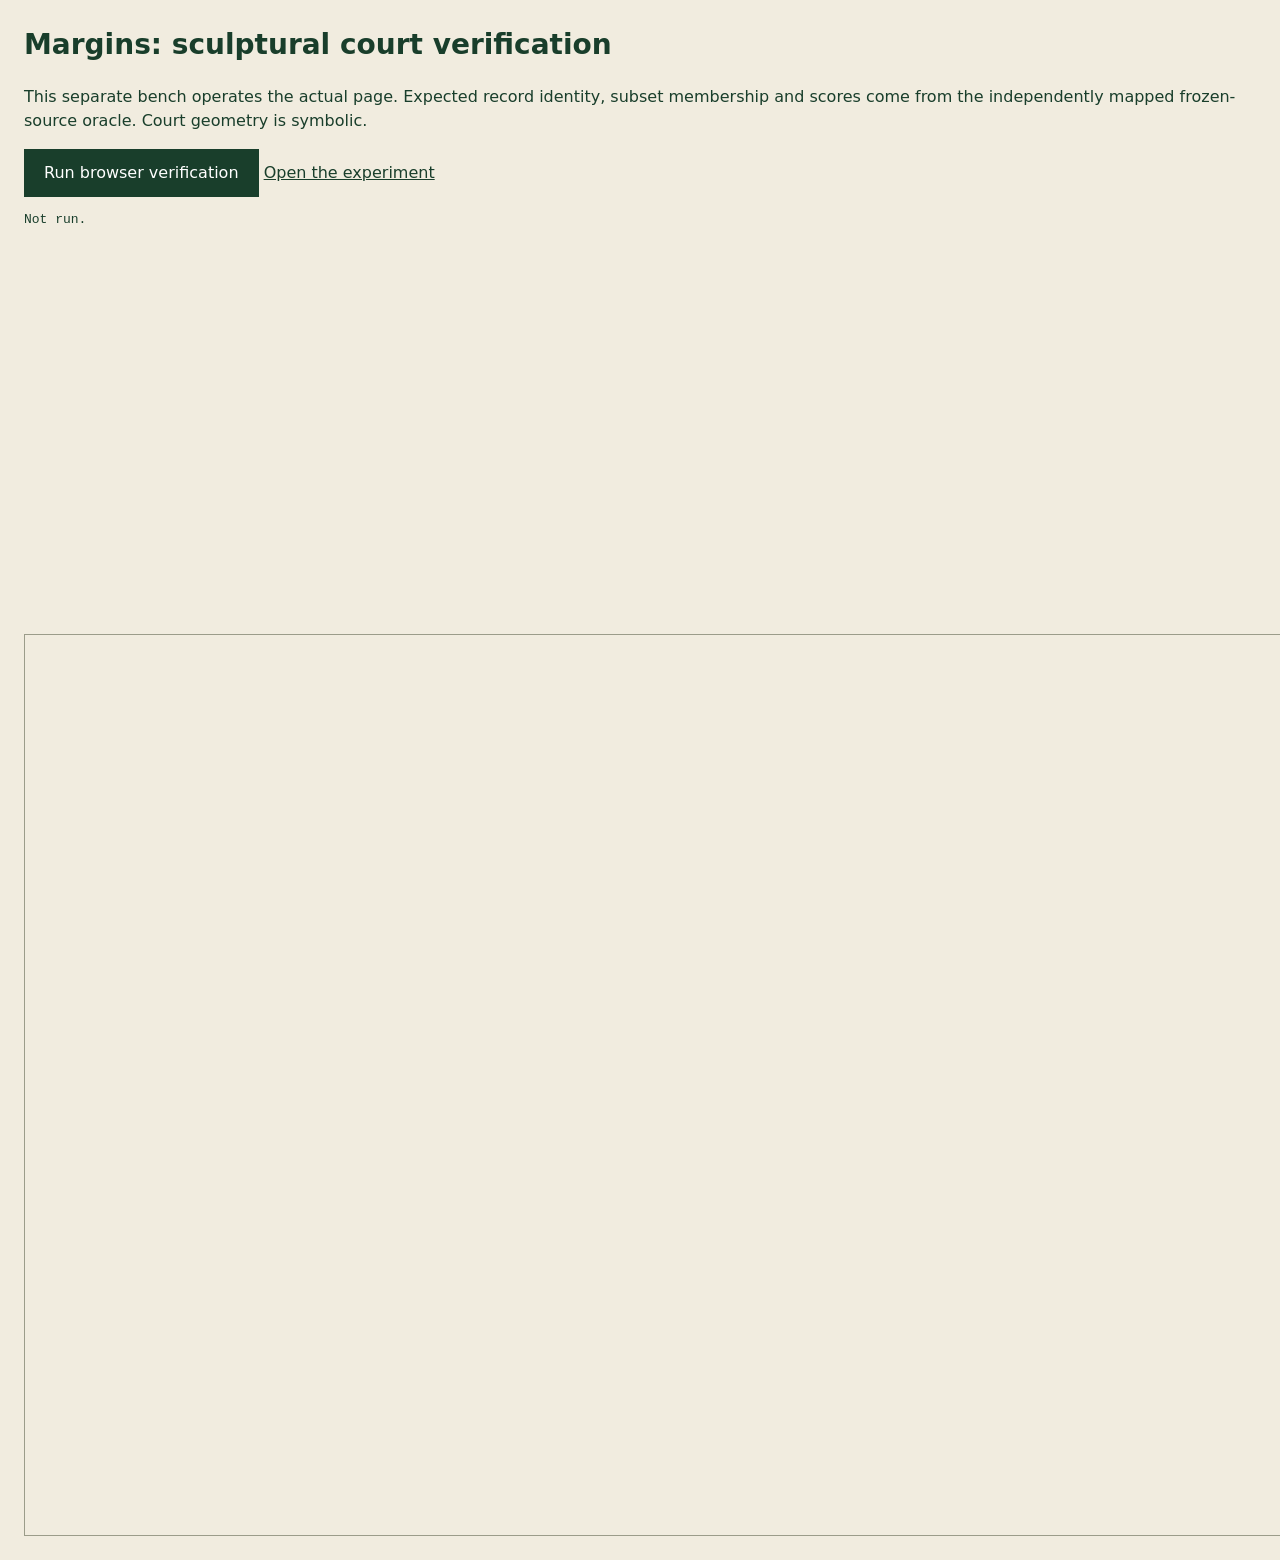
<file: gui/margins-experiment/verify.html>
<!doctype html><html lang="en"><meta charset="utf-8"><meta http-equiv="refresh" content="0;url=verify-court.html"><title>Margins verification moved</title><p>The sculptural experiment uses the <a href="verify-court.html">current browser verification bench</a>. The previous ledger bench is archived with the earlier experiment.</p></html>
</file>
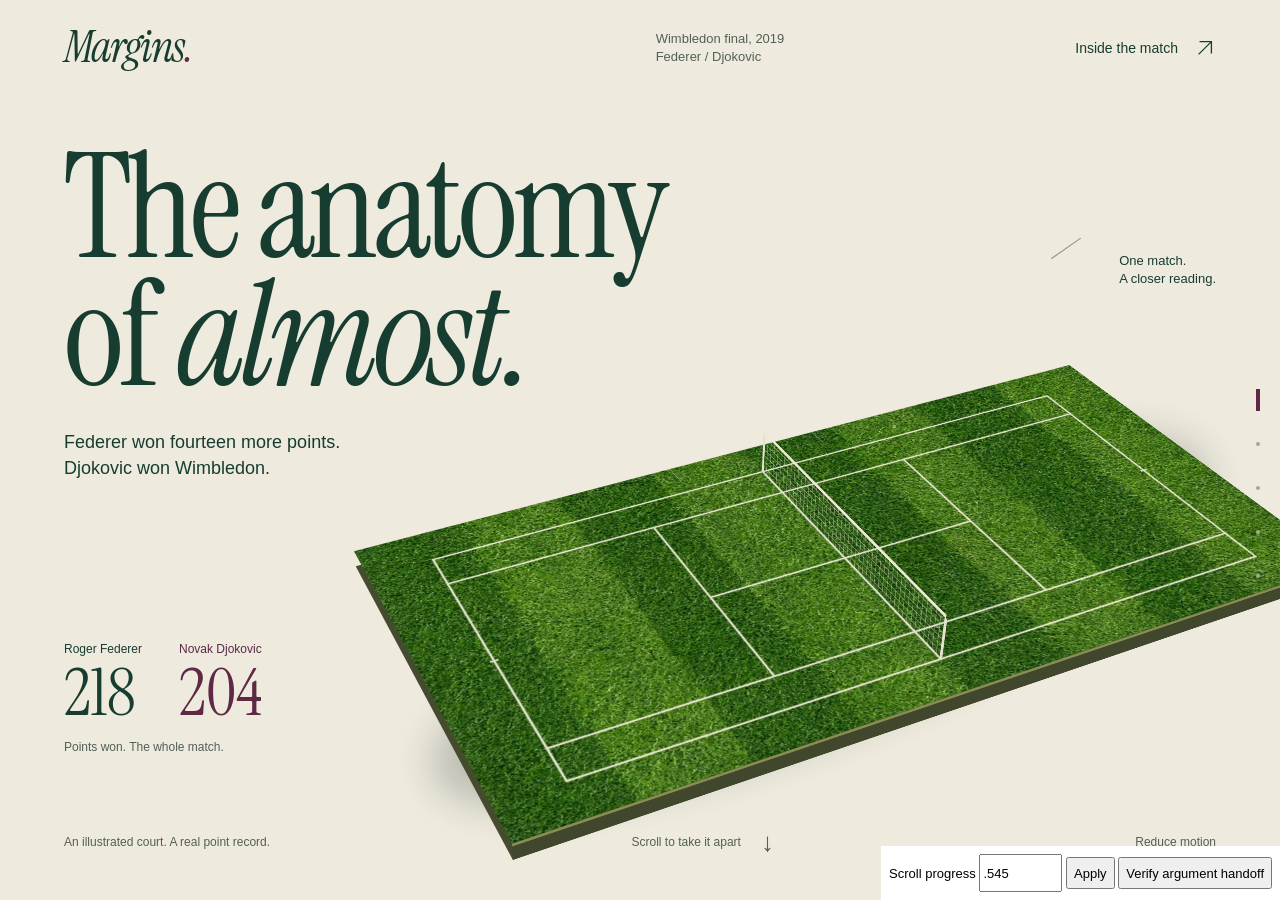
<file: gui/margins-experiment/debug/argument-transition.html>
<!doctype html><html lang="en"><meta charset="utf-8"><meta name="viewport" content="width=device-width,initial-scale=1"><title>Margins · argument transition</title>
<style>body{margin:0;font:13px Arial;background:#eeeade}iframe{position:fixed;inset:0;width:100%;height:100%;border:0}aside{position:fixed;bottom:0;right:0;z-index:99;background:white;padding:8px}input{width:75px}button,input{min-height:32px;font:inherit}pre{display:none;max-height:55vh;max-width:90vw;overflow:auto;white-space:pre-wrap}body.done pre{display:block}</style>
<iframe src="../" title="Actual Margins"></iframe><aside><form><label>Scroll progress <input id="progress" type="number" min="0" max="1" step=".001" value=".545"></label> <button>Apply</button> <button id="run" type="button">Verify argument handoff</button></form><pre id="result">Ready</pre></aside>
<script>
const frame=document.querySelector('iframe'),out=document.querySelector('#result'),wait=ms=>new Promise(r=>setTimeout(r,ms));
const tick=()=>new Promise(r=>frame.contentWindow.requestAnimationFrame(()=>frame.contentWindow.requestAnimationFrame(r)));
async function at(p){const w=frame.contentWindow,d=frame.contentDocument,section=d.querySelector('#sequence'),stage=d.querySelector('#theatre');w.scrollTo({top:w.scrollY+section.getBoundingClientRect().top+(section.offsetHeight-stage.clientHeight)*p,behavior:'instant'});await tick();return w.marginsCourtSnapshot();}
document.querySelector('form').onsubmit=async e=>{e.preventDefault();await at(+document.querySelector('#progress').value);};
document.querySelector('#run').onclick=async()=>{
 document.body.classList.remove('done');const checks=[],check=(name,pass,detail)=>checks.push({name,pass,detail}),w=frame.contentWindow,d=frame.contentDocument;
 await d.fonts.ready;const initial=[...d.querySelectorAll('.point')];
 for(const [width,height] of [[1440,900],[390,844],[320,590]]){
  frame.style.width=width+'px';frame.style.height=height+'px';await wait(200);
  const end=await at(.61),target=new Map(end.positions.map(p=>[p.id,p]));
  const error=(a,b,ids)=>Math.max(...ids.map(id=>{const x=a.find(p=>p.id===id),y=b.get(id);return Math.max(Math.abs(x.x-y.x),Math.abs(x.y-y.y));}));
  const held=Array.from({length:38},(_,i)=>88+i),remainder=end.records.filter(r=>r.set!==2).map(r=>r.id),title=()=>d.querySelector('#chapter-title').textContent,visible=n=>w.getComputedStyle(n).visibility==='visible';
  const pre=await at(.53);check(width+': all 38 set-two records arrive before the other four sets',error(pre.positions,target,held)<.0001&&error(pre.positions,target,remainder)>1);
  check(width+': narrative does not announce concentration before evidence settles',!title().includes('All fourteen')&&!d.querySelector('#chapter-copy').textContent.includes('192'));
  const anchor=await at(.545);const setLabel=d.querySelector('[data-group="set2"]');
  const ink=elements=>elements.flatMap(el=>{const ranges=[],walker=d.createTreeWalker(el,w.NodeFilter.SHOW_TEXT);let node;while(node=walker.nextNode()){if(!node.textContent.trim())continue;const range=d.createRange();range.selectNodeContents(node);ranges.push(...range.getClientRects());}return ranges;});
  const story=ink([d.querySelector('#chapter-title'),d.querySelector('#chapter-copy')]),legend=ink([d.querySelector('.evidence-legend')]);
  const clearance=Math.min(...legend.map(r=>r.top))-Math.max(...story.map(r=>r.bottom));
  check(width+': intermediate instruction clears legend by at least 12px',clearance>=12,clearance);
  check(width+': intermediate instruction stays within the viewport',story.every(r=>r.left>=0&&r.right<=w.innerWidth&&r.top>=0));

  check(width+': only the stationary set-two readout is available while the remainder travels',visible(setLabel)&&[...d.querySelectorAll('.group-label:not([data-group="set2"])')].every(n=>!visible(n)));
  check(width+': +14 retains exact 38/422, F26/D12',setLabel.textContent.includes('38/422')&&setLabel.textContent.includes('+14')&&setLabel.querySelector('.group-counts').textContent.replace(/\s/g,'')==='F26D12');
  const rect=d.querySelector('.court-slab[data-set="2"] .slab-top').getBoundingClientRect();
  const foreign=[...d.querySelectorAll('.point')].filter(n=>remainder.includes(+n.dataset.id)).filter(n=>{const b=n.getBoundingClientRect();return b.left<rect.right&&b.right>rect.left&&b.top<rect.bottom&&b.bottom>rect.top;});
  check(width+': visible +14 readout has no foreign records crossing its court section',foreign.length===0,foreign.length);
  const late=await at(.565);check(width+': set two stays exactly held through the remainder assembly',error(late.positions,target,held)<.0001&&error(late.positions,target,remainder)>0.1);
  let intrusion=0,earlyVisible=0;
  for(const p of [.535,.54,.545,.55,.56,.565,.57]){await at(p);if(visible(d.querySelector('[data-group="set2"]'))){earlyVisible++;const r=d.querySelector('.court-slab[data-set="2"] .slab-top').getBoundingClientRect();intrusion+=[...d.querySelectorAll('.point')].filter(n=>remainder.includes(+n.dataset.id)).filter(n=>{const b=n.getBoundingClientRect();return b.left<r.right&&b.right>r.left&&b.top<r.bottom&&b.bottom>r.top;}).length;}}
  check(width+': every sampled visible-anchor frame clears foreign records',earlyVisible>=4&&intrusion===0,{earlyVisible,intrusion});
  const evidence=await at(.585);check(width+': exact equality is inspectable before the conclusion',error(evidence.positions,target,end.records.map(r=>r.id))<.0001&&!title().includes('All fourteen')&&d.querySelector('[data-group="other"] .group-counts').textContent.replace(/\s/g,'')==='F192D192'&&[...d.querySelectorAll('.group-label')].every(visible));
  await at(.61);check(width+': concentration and 192–192 appear only at the complete arrangement',title().includes('All fourteen')&&d.querySelector('[data-group="other"] .group-counts').textContent.replace(/\s/g,'')==='F192D192'&&[...d.querySelectorAll('.group-label')].every(visible));
  await at(.45);const reversed=await at(.545);check(width+': reverse and replay reproduce every record position',error(reversed.positions,new Map(anchor.positions.map(p=>[p.id,p])),end.records.map(r=>r.id))<.0001);
  for(const p of [.61,.47,.58,.44,.545])await at(p);const final=w.marginsCourtSnapshot();check(width+': interrupted transitions obey the latest playhead',error(final.positions,new Map(anchor.positions.map(p=>[p.id,p])),end.records.map(r=>r.id))<.0001);
  frame.style.width=(width-10)+'px';await wait(200);await at(.545);const resized=w.marginsCourtSnapshot(),resizedEnd=await at(.61);check(width+': resize retains an exact held set in the new composition',error(resized.positions,new Map(resizedEnd.positions.map(p=>[p.id,p])),held)<.0001);
 }
 check('422 original point nodes survive every handoff and resize',initial.length===422&&initial.every(n=>d.querySelector('.point[data-id="'+n.dataset.id+'"]')===n));
 out.textContent=JSON.stringify({pass:checks.every(c=>c.pass),checks},null,2);document.body.classList.add('done');document.title=(checks.every(c=>c.pass)?'PASS':'FAIL')+' · Margins argument handoff';
};
</script></html>
</file>
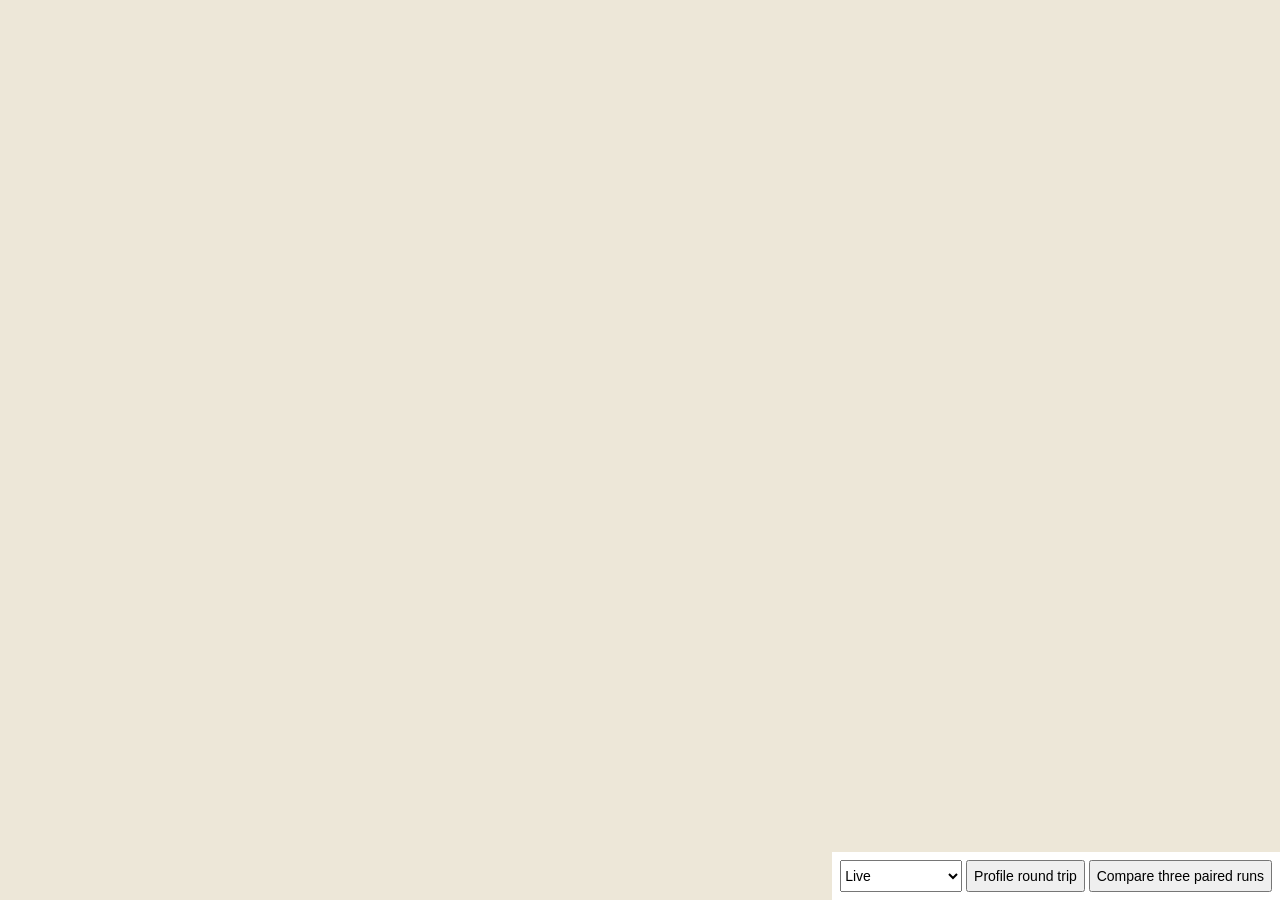
<file: gui/margins-experiment/debug/scroll-profile.html>
<!doctype html><html lang="en"><meta charset="utf-8"><meta name="viewport" content="width=device-width,initial-scale=1"><title>Margins · scroll profile</title>
<style>body{margin:0;background:#ede7d8;font:14px Arial}iframe{border:0;position:fixed;inset:0;width:100%;height:100%}aside{position:fixed;z-index:99;right:0;bottom:0;background:#fff;padding:8px;max-width:90vw}pre{display:none;max-height:70vh;overflow:auto;font-size:11px}body.done pre{display:block}button,select{font:inherit;min-height:32px}</style>
<iframe title="Actual Margins artwork"></iframe><aside><select id="variant"><option value="live">Live</option><option value="baseline">Frozen baseline</option></select> <button id="run">Profile round trip</button> <button id="compare">Compare three paired runs</button><pre id="result">Ready</pre></aside>
<script>
// Debug-only, visible same-origin specimen. No instrumentation ships in court.js.
// Timing and mutation counting run in separate sweeps; never compare observer overhead.
const frame=document.querySelector('iframe'),out=document.querySelector('#result'),wait=ms=>new Promise(r=>setTimeout(r,ms));
const percentile=(xs,p)=>{const a=[...xs].sort((a,b)=>a-b);return +(a[Math.floor((a.length-1)*p)]||0).toFixed(2)};
async function load(variant){
 const html=await(await fetch('../index.html',{cache:'no-store'})).text();
 const original=await(await fetch(variant==='live'?'../court.js':'../.impeccable/performance/baseline-court.js',{cache:'no-store'})).text();
 const digest=[...new Uint8Array(await crypto.subtle.digest('SHA-256',new TextEncoder().encode(original)))].map(n=>n.toString(16).padStart(2,'0')).join('');
 const source=original.replace('function paint(){','function paint(){const __profileStart=performance.now();').replace(' updateHalo();\n}', ' updateHalo();window.__paintSamples?.push(performance.now()-__profileStart);\n}');
 const blob=URL.createObjectURL(new Blob([source],{type:'text/javascript'}));
 const ready=new Promise(r=>frame.onload=r);
 frame.srcdoc=html.replace('<head>','<head><base href="'+new URL('../',location.href)+'">').replace(/<script src="court\.js[^"]*" defer><\/script>/,'<script defer src="'+blob+'"></'+'script>');
 await ready;await frame.contentDocument.fonts.ready;await wait(250);URL.revokeObjectURL(blob);
 if(frame.contentDocument.querySelectorAll('.point').length!==422)throw Error('Renderer did not initialize all422records');
 return digest;
}
async function measure(variant){
 const sha256=await load(variant),w=frame.contentWindow,d=frame.contentDocument;
 const section=d.querySelector('#sequence'),stage=d.querySelector('#theatre'),start=w.scrollY+section.getBoundingClientRect().top,travel=section.offsetHeight-stage.clientHeight;
 const intervals=[],frames=[];
 async function sweep(duration,record){let begin,lastTime;await new Promise(resolve=>{function tick(t){begin??=t;const f=Math.min(1,(t-begin)/duration),p=f<.5?f*2:2-f*2;if(record&&lastTime!==undefined){intervals.push(t-lastTime);frames.push({p,ms:t-lastTime});}lastTime=t;w.scrollTo({top:start+travel*p,behavior:'instant'});f<1?w.requestAnimationFrame(tick):w.requestAnimationFrame(resolve);}w.requestAnimationFrame(tick);});}
 // Warm rasterization/font caches. No polling, screenshots, MutationObserver or geometry reads during timed playback.
 await sweep(1200,false);await wait(100);w.__paintSamples=[];
 await sweep(4000,true);await wait(50);
 const paints=w.__paintSamples;w.__paintSamples=undefined;
 const mutations={attributes:0,childList:0,pointStyle:0,cue:0,nativePointTranslations:0};
 const observer=new w.MutationObserver(entries=>{for(const e of entries){mutations[e.type]++;if(e.target.matches?.('.point'))mutations.pointStyle++;if(e.target.id==='scroll-cue')mutations.cue++;}});
 const native=w.SVGTransform.prototype.setTranslate;
 w.SVGTransform.prototype.setTranslate=function(...args){mutations.nativePointTranslations++;return native.apply(this,args);};
 try{observer.observe(stage,{subtree:true,attributes:true,childList:true});await sweep(2200,false);await wait(50);}finally{observer.disconnect();w.SVGTransform.prototype.setTranslate=native;}
 const missed=intervals.filter(t=>t>25).length;
 const enoughSamples=intervals.length>=180&&paints.length>=150;
 return {variant,sha256,viewport:[w.innerWidth,w.innerHeight],clientWidth:d.documentElement.clientWidth,userAgent:w.navigator.userAgent,duration:4000,observerDuringTiming:false,samples:intervals.length,p95:percentile(intervals,.95),max:percentile(intervals,1),over25ms:missed,over25percent:+(100*missed/intervals.length).toFixed(2),paintSamples:paints.length,paintP95:percentile(paints,.95),paintMax:percentile(paints,1),mutations,slowPhases:[0,1,2,3,4].map(phase=>{const a=frames.filter(f=>(f.p<.2?0:f.p<.46?1:f.p<.73?2:f.p<.96?3:4)===phase);return{phase,n:a.length,p95:percentile(a.map(f=>f.ms),.95)}}),enoughSamples,frameBudgetMet:enoughSamples&&missed/intervals.length<=.05&&percentile(intervals,.95)<=20,callbackHeadroomMet:enoughSamples&&percentile(paints,.95)<=2,pass:enoughSamples&&missed/intervals.length<=.05&&percentile(intervals,.95)<=20&&percentile(paints,.95)<=2};
}
async function run(paired){document.body.classList.remove('done');const buttons=[...document.querySelectorAll('button')];buttons.forEach(b=>b.disabled=true);const results=[];try{const variants=paired?['baseline','live','live','baseline','baseline','live']:[document.querySelector('#variant').value];for(const variant of variants){out.textContent='Running '+variant+' '+(results.length+1)+'/'+variants.length;results.push(await measure(variant));}const evaluated=paired?results.filter(r=>r.variant==='live'):results,pass=evaluated.every(r=>r.pass);out.textContent=JSON.stringify({pass,results},null,2);document.title=(pass?'PASS':'FAIL')+' · Margins scroll profile';}catch(e){out.textContent=e.stack;document.title='ERROR · Margins scroll profile';}document.body.classList.add('done');buttons.forEach(b=>b.disabled=false);}
document.querySelector('#run').onclick=()=>run(false);document.querySelector('#compare').onclick=()=>run(true);
</script></html>
</file>
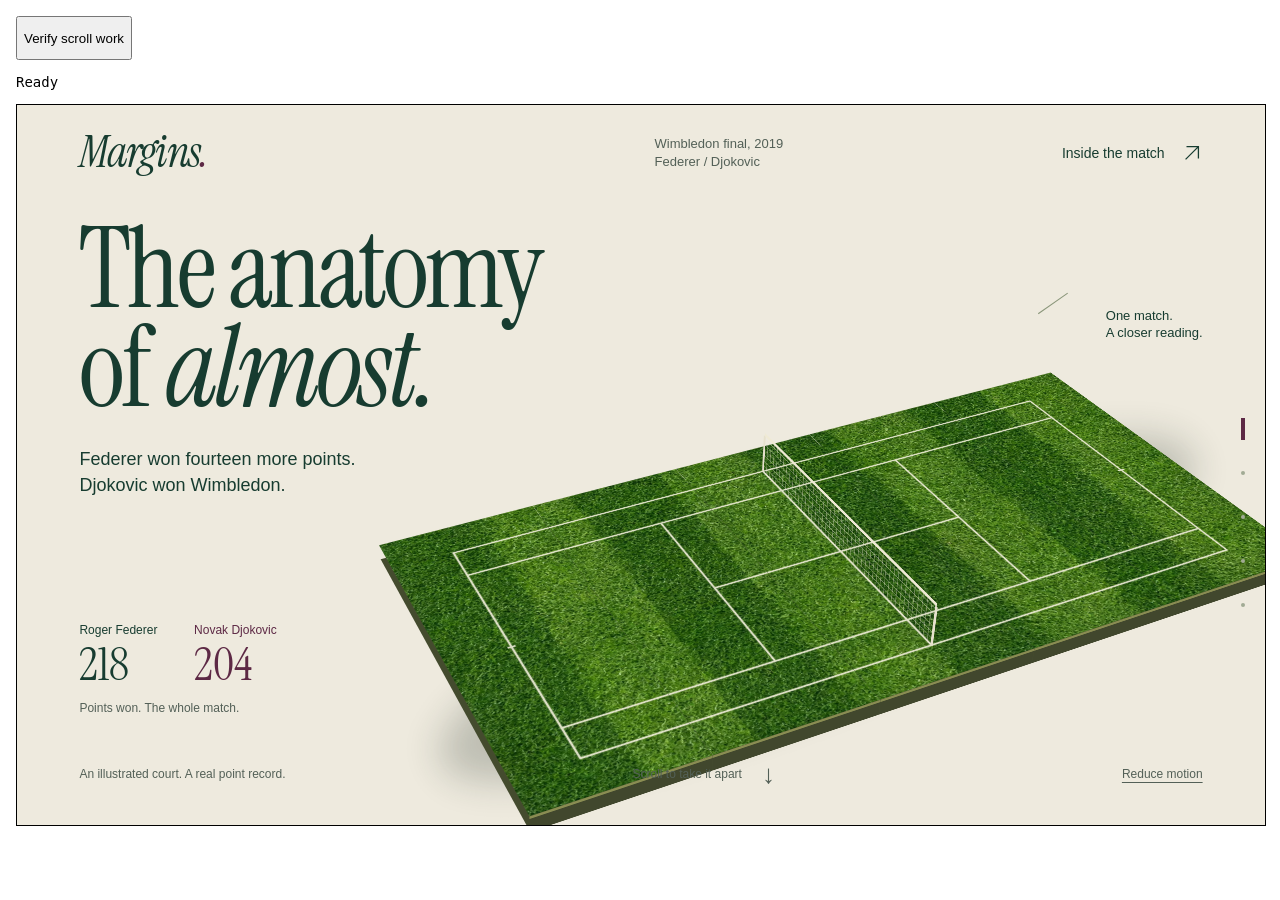
<file: gui/margins-experiment/debug/verify-scroll-work.html>
<!doctype html><html lang="en"><meta charset="utf-8"><meta name="viewport" content="width=device-width,initial-scale=1"><title>Margins · scroll work regression</title><style>body{font:14px Arial;margin:16px}iframe{width:100%;height:720px;border:1px solid}pre{white-space:pre-wrap}button{min-height:44px}</style><button id="run">Verify scroll work</button><pre id="result">Ready</pre><iframe src="../" title="Actual Margins"></iframe><script>
const frame=document.querySelector('iframe'),out=document.querySelector('#result'),sleep=ms=>new Promise(r=>setTimeout(r,ms));
document.querySelector('#run').onclick=async()=>{const checks=[];const check=(name,pass,detail)=>checks.push({name,pass,detail});const w=frame.contentWindow,d=frame.contentDocument;await d.fonts.ready;await sleep(200);const section=d.querySelector('#sequence'),stage=d.querySelector('#theatre'),top=w.scrollY+section.getBoundingClientRect().top,travel=section.offsetHeight-stage.clientHeight;
const points=[...d.querySelectorAll('.point')],cue=d.querySelector('#scroll-cue').firstChild;let reads=0,cues=0,heldMoves=0,active=false;const restore=[];
for(const [prototype,name] of [[w.Element.prototype,'getBoundingClientRect'],[w.HTMLElement.prototype,'offsetHeight'],[w.Element.prototype,'clientHeight'],[w.HTMLElement.prototype,'offsetTop']]){const desc=Object.getOwnPropertyDescriptor(prototype,name);if(!desc)continue;restore.push(()=>Object.defineProperty(prototype,name,desc));if(desc.get)Object.defineProperty(prototype,name,{...desc,get(){if(active)reads++;return desc.get.call(this);}});else Object.defineProperty(prototype,name,{...desc,value:function(...a){if(active)reads++;return desc.value.apply(this,a);}});}
const heldCoordinates=()=>new Set(points.filter(n=>+n.dataset.id>=88&&+n.dataset.id<=125).map(n=>{const m=n.transform.baseVal.getItem(0).matrix;return m.e+':'+m.f;}));let heldMatrices; // Chromium can return distinct wrappers for the same live SVGTransform. Compare coordinates, not wrapper identity.
const nativeTranslate=w.SVGTransform.prototype.setTranslate;w.SVGTransform.prototype.setTranslate=function(...args){if(active&&heldMatrices.has(this.matrix.e+':'+this.matrix.f))heldMoves++;return nativeTranslate.apply(this,args);};restore.push(()=>{w.SVGTransform.prototype.setTranslate=nativeTranslate;});
const observer=new w.MutationObserver(entries=>{for(const e of entries){if(e.target.id==='scroll-cue')cues++;if(e.target.matches?.('.point')&&+e.target.dataset.id>=88&&+e.target.dataset.id<=125)heldMoves++;}});
async function sweep(from,to){await new Promise(resolve=>{let i=0;function tick(){w.scrollTo({top:top+travel*(from+(to-from)*i/30),behavior:'instant'});if(i<30){i++;w.requestAnimationFrame(tick);}else w.requestAnimationFrame(resolve);}w.requestAnimationFrame(tick);});}
await sweep(.6,.6);await sleep(50);heldMatrices=heldCoordinates();
try{active=true;observer.observe(stage,{subtree:true,attributes:true,childList:true});await sweep(.6,.85);await sweep(.85,.6);active=false;observer.disconnect();check('No synchronous layout reads while the playhead moves',reads===0,reads);check('Unchanged scroll-cue node survives every frame',cues===0&&d.querySelector('#scroll-cue').firstChild===cue,cues);check('Held set two receives no point transform writes during cancellation',heldMoves===0,heldMoves);check('All 422 point elements preserve object identity',points.length===422&&points.every(n=>d.querySelector(`.point[data-id="${n.dataset.id}"]`)===n),points.length);check('Latest reverse position wins without a timed tail',w.marginsCourtSnapshot().phase===2,w.marginsCourtSnapshot().progress);}finally{active=false;restore.forEach(f=>f());observer.disconnect();}
// Matrix parity uses the actual SVG transform list, not metadata alone. No consolidate(): it would mutate the retained transform list.
for(const [width,height] of [[1440,900],[390,844],[320,590]]){frame.style.width=width+'px';frame.style.height=height+'px';await sleep(200);const base=w.scrollY+section.getBoundingClientRect().top,span=section.offsetHeight-stage.clientHeight;let maxError=0,valid=true;for(const p of [0,.125,.25,.38,.49,.56,.61,.72,.78,.86,1,.78,.54,.32,0]){w.scrollTo({top:base+span*p,behavior:'instant'});await new Promise(r=>w.requestAnimationFrame(()=>w.requestAnimationFrame(r)));const state=w.marginsCourtSnapshot();for(const q of state.positions){const n=points[q.id-1],list=n.transform.baseVal;if(list.numberOfItems!==2){valid=false;continue;}const m=list.getItem(0).matrix.multiply(list.getItem(1).matrix),scale=w.innerWidth<=760?(w.innerHeight<740?.45:.55):(w.innerWidth<=1050?(w.innerHeight<740?.59:.7):(w.innerHeight<740||w.innerWidth<=1400?.85:1));maxError=Math.max(maxError,Math.abs(m.e-q.x),Math.abs(m.f-q.y),Math.abs(m.a-scale),Math.abs(m.d-scale));if(n.style.transform)valid=false;}}check(width+'×'+height+': native matrices match every record through intermediate/reverse positions',valid&&maxError<.0001,{tolerance:.0001,maxError});}
out.textContent=JSON.stringify({pass:checks.every(c=>c.pass),checks},null,2);document.title=(checks.every(c=>c.pass)?'PASS':'FAIL')+' · Margins scroll work';};
</script></html>
</file>
<file: gui/margins-experiment/style.css>
@font-face{font-family:Instrument;src:url('assets/InstrumentSerif-Regular.ttf') format('truetype');font-weight:400;font-display:swap}
@font-face{font-family:Instrument;src:url('assets/InstrumentSerif-Italic.ttf') format('truetype');font-weight:400;font-style:italic;font-display:swap}
:root{--paper:#eeeade;--ink:#173c30;--green:#285e36;--plum:#5d2945;--muted:#536057;--earth:#494a2f;--ease-out:cubic-bezier(.23,1,.32,1)}
*{box-sizing:border-box}html{scroll-behavior:auto;scrollbar-color:#8b9a7a var(--paper);overflow-anchor:none}body{margin:0;background:var(--paper);color:var(--ink);font:16px/1.5 Arial,Helvetica,sans-serif;-webkit-font-smoothing:antialiased}::selection{background:var(--plum);color:var(--paper)}a{color:inherit;text-underline-offset:5px}button,input,summary{font:inherit;color:inherit}button{cursor:pointer}button,a,input,summary{-webkit-tap-highlight-color:transparent}button:focus-visible,a:focus-visible,input:focus-visible,summary:focus-visible{outline:2px solid var(--plum);outline-offset:5px}button{min-height:44px}button:disabled{opacity:.4;cursor:default}p,h1,h2{margin:0}h1,h2{font-family:Instrument,Georgia,serif;font-weight:400;line-height:.88;letter-spacing:-.035em}em{font-weight:400}svg{display:block}button svg,a svg{width:22px;fill:none;stroke:currentColor;stroke-width:1.4}.sr-only{position:absolute;clip-path:inset(50%);width:1px;height:1px;overflow:hidden}.skip{position:absolute;top:10px;left:5%;transform:translateY(-200%);z-index:20;background:var(--ink);color:var(--paper);padding:12px}.skip:focus{transform:none}
.masthead{position:absolute;z-index:5;left:5%;right:5%;top:27px;display:flex;align-items:center;justify-content:space-between;gap:24px}.wordmark{font:italic 44px/.9 Instrument,Georgia,serif;letter-spacing:-.04em;text-decoration:none}.wordmark span{color:var(--plum)}.masthead p{font-size:13px;line-height:1.4;margin-left:15%;color:var(--muted)}.source-link{display:flex;align-items:center;gap:16px;font-size:14px;text-decoration:none;padding:10px 0}
.sequence{height:640vh;position:relative}.theatre{position:sticky;top:0;height:100svh;min-height:650px;overflow:hidden;isolation:isolate}.story{position:absolute;z-index:4;left:5%;top:16%;pointer-events:none;width:65%}.story h1{font-size:clamp(88px,11.4vw,184px);max-width:900px}.story p{font-size:18px;line-height:1.45;max-width:32ch;margin-top:28px}.story.compact{top:11%;width:65%}.story.compact h1{font-size:clamp(60px,7.4vw,110px);max-width:850px}.story.compact p{position:absolute;left:65%;top:0;width:39ch;max-width:39ch;font-size:16px;margin:0}.story.compact h1 em{white-space:nowrap}
.scene{position:absolute;left:33%;top:32%;width:65%;height:57%;perspective:1500px;z-index:1}.camera{position:absolute;width:850px;height:420px;left:50%;top:50%;transform-style:preserve-3d;transform:translate(-50%,-50%)}.court-object{position:absolute;inset:0;transform-style:preserve-3d;transform:rotateX(55deg) rotateZ(-25deg)}.court-slab{position:absolute;width:20%;height:100%;top:0;transform-style:preserve-3d;will-change:transform}.slab-top{position:absolute;inset:0;background-image:url('assets/grass-turf.webp');background-size:850px 850px;background-color:#527348;backface-visibility:hidden;overflow:hidden;box-shadow:inset 0 0 24px #153c2625}.slab-top:after{content:'';position:absolute;inset:0;background:#f0ecdf;opacity:0;pointer-events:none}.court-linework{position:absolute;top:0;height:100%;width:500%;max-width:none;fill:none;stroke:#f3f0dc;stroke-width:2.4;opacity:.88}.slab-front,.slab-side{position:absolute;background:#4d5433;transform-origin:top;backface-visibility:hidden}.slab-front{width:100%;height:18px;top:100%;transform:rotateX(-90deg);background:linear-gradient(#8a8d52 0 3px,#41472d 3px 100%)}.slab-side{height:100%;width:18px;left:100%;transform-origin:left;transform:rotateY(90deg);background:#3c472b}.slab-back{position:absolute;inset:0;transform:translateZ(-18px);background:#444b2e;backface-visibility:hidden}.floor-shadow{position:absolute;left:8%;top:30%;width:84%;height:57%;border-radius:50%;background:#2a372e;filter:blur(24px);opacity:.22;transform:rotate(-20deg) translate(35px,60px)}.net-object{position:absolute;left:50%;top:50%;width:4px;height:43%;transform-origin:bottom center;z-index:3;pointer-events:none}.net-object span{display:block;width:100%;height:100%;background:#e6e1ca;box-shadow:3px 2px 3px #14251a55}.scene-note{position:absolute;z-index:3;right:5%;top:28%;display:flex;align-items:start;gap:12px;font-size:13px;line-height:1.35}.note-line{height:70px;width:36px;border-top:1px solid #899579;transform:rotate(-35deg);transform-origin:left}.opening-result{position:absolute;z-index:4;left:5%;bottom:16%;display:grid;grid-template-columns:1fr 1fr;gap:0 32px;max-width:330px;font-size:12px}.opening-result span{display:flex;flex-direction:column;gap:2px}.opening-result strong{font-family:Instrument,Georgia,serif;font-size:66px;line-height:1;font-weight:400}.opening-result span:nth-child(2){color:var(--plum)}.opening-result p{grid-column:1/-1;margin-top:12px;color:var(--muted)}
.evidence-art{position:absolute;inset:38% 5% 15%;z-index:3;opacity:0;pointer-events:none}#point-ledger{position:absolute;inset:0;width:100%;height:100%;overflow:visible}.point{fill:var(--ink);transform-origin:0 0;transform-box:view-box;cursor:pointer}.point.dj{fill:var(--plum)}.point.is-muted{opacity:.35}.point.is-selected{opacity:1}#point-halo{color:var(--plum);pointer-events:none}#group-labels{position:absolute;inset:0;pointer-events:none}.group-label{position:absolute;pointer-events:auto}.group-label button{border:0;background:none;padding:0;text-align:left;font-size:15px;min-height:30px;text-decoration:underline;text-decoration-color:#8b9a7a;text-underline-offset:5px}.group-label .group-sample{font-size:12px;color:var(--muted);display:block}.group-label .group-margin{display:block;font:56px/.9 Instrument,Georgia,serif;letter-spacing:-.035em;margin-top:8px}.group-label .group-counts{font-size:13px;margin-top:8px;display:flex;gap:18px}.group-counts b{font-weight:400}.group-counts span:nth-child(2){color:var(--plum)}.group-label.accent{padding-left:16px}.group-label.accent:before{content:'';position:absolute;left:0;top:0;bottom:-170px;width:3px;background:var(--green)}.evidence-legend{font-size:12px}.stage-footer{position:absolute;z-index:6;left:5%;right:5%;bottom:4%;display:flex;align-items:center;justify-content:space-between;gap:20px;font-size:12px;color:var(--muted)}.stage-footer p:first-child{max-width:46ch}.stage-footer button{border:0;background:none;padding:0;text-decoration:underline;text-underline-offset:4px;font-size:12px}.scroll-cue{display:flex;align-items:center;gap:20px}.scroll-cue span{font-size:26px}.chapter-track{position:absolute;z-index:7;right:12px;top:42%;display:flex;flex-direction:column;gap:0}.chapter-track button{background:none;border:0;padding:0 8px;display:flex;align-items:center;justify-content:flex-end;gap:12px;min-height:32px}.chapter-track span{position:absolute;right:24px;white-space:nowrap;font-size:12px;opacity:0;pointer-events:none}.chapter-track i{height:4px;width:4px;border-radius:50%;background:#a1ab94}.chapter-track [aria-current] i{height:22px;border-radius:0;background:var(--plum)}.chapter-track button:focus-visible span{opacity:1;background:var(--paper)}.theatre[data-phase="0"] .evidence-art{pointer-events:none}.theatre:not([data-phase="0"]) .evidence-art{pointer-events:auto}
.verdict{background:var(--ink);color:var(--paper);padding:100px 7% 110px;display:grid;grid-template-columns:1.1fr 1fr;gap:10%}.verdict h2{font-size:clamp(76px,8vw,128px)}.verdict>div>p{font-size:19px;max-width:26ch;margin-top:35px}.verdict-argument{align-self:end;font-size:20px;line-height:1.5}.verdict-argument p+p{margin-top:24px}.verdict-argument strong{font-weight:400}.inspect-link{display:flex;width:fit-content;gap:40px;align-items:center;margin-top:32px;text-decoration:none;border-bottom:1px solid #b5c6ad;padding:0 0 12px;font-size:16px}
.inspection{display:grid;grid-template-columns:.85fr 1.3fr;gap:10%;padding:100px 7% 110px}.inspection h2,.sources h2{font-size:clamp(60px,6vw,96px)}.inspection-intro p{margin-top:30px;max-width:26ch;font-size:18px}.filters{display:flex;gap:8px;flex-wrap:wrap}.filters button{border:0;background:#dedfce;padding:10px 15px;font-size:14px}.filters [aria-pressed="true"]{background:var(--ink);color:var(--paper)}.subset-line{font-size:14px;margin:20px 0 30px}.record-toolbar{display:flex;align-items:center;gap:20px;flex-wrap:wrap;font-size:14px}.record-toolbar label{display:flex;align-items:center;gap:10px}.record-toolbar input{width:72px;background:transparent;border:0;border-bottom:1px solid var(--ink);min-height:44px;padding:7px;font-variant-numeric:tabular-nums;border-radius:0}.record-toolbar>div{margin-left:auto;display:flex;gap:15px}.record-toolbar button{border:0;background:none;display:grid;place-items:center;min-width:44px;padding:0}#record-detail{margin-top:26px}.record-callout{color:var(--plum);font-size:14px}.record-state{display:grid;grid-template-columns:1.3fr 1fr;gap:20px;margin:24px 0}.record-state dl{margin:0}.record-state dt{font-size:12px;color:var(--muted);margin-bottom:12px}.record-state dd{margin:0;font-size:16px}.record-state .record-score{font:58px/.9 Instrument,Georgia,serif;letter-spacing:-.025em}.record-meta{display:flex;gap:25px;font-size:14px;flex-wrap:wrap}.record-meta strong{display:block;font-weight:400;margin-top:4px}.point-shortcuts{display:flex;flex-wrap:wrap;gap:16px;align-items:center;margin:28px 0;font-size:13px}.point-shortcuts button{border:0;background:none;padding:0;text-decoration:underline;text-underline-offset:5px}details{font-size:14px;line-height:1.6}summary{cursor:pointer;padding:15px 0}details p{margin:20px 0}.raw-fields{display:grid;grid-template-columns:repeat(4,1fr);gap:15px;font-size:12px;margin:25px 0}.raw-fields dt{color:var(--muted)}.raw-fields dd{margin:2px 0 0;overflow-wrap:anywhere}code{font-size:12px}.external-icon{width:18px;height:18px;fill:none;stroke:currentColor;stroke-width:1.4;display:inline-block;vertical-align:middle}.sources{background:#dfdfcf;padding:85px 7%;display:grid;grid-template-columns:.85fr 1.3fr;gap:10%}.sources>div{font-size:16px;line-height:1.6;max-width:65ch}.sources p+p{margin-top:24px}footer{padding:45px 7%;display:flex;gap:30px;align-items:center;justify-content:space-between}footer p,footer>span{font-size:13px}.no-js{padding:60px 7%}.no-js h2{font-size:50px;margin-bottom:20px}
@media(hover:hover) and (pointer:fine){.source-link:hover,.group-label button:hover,.stage-footer button:hover,.point-shortcuts button:hover{color:var(--plum)}.chapter-track button:hover span{opacity:1;background:var(--paper)}.filters button:hover{background:#ced4bc}.filters [aria-pressed="true"]:hover{background:#285242}}
@media(max-width:1050px){.story.compact p{left:68%;width:29ch;max-width:29ch;font-size:15px}.scene{left:23%;width:76%}.opening-result{bottom:15%}.chapter-track{right:2px}}
@media(max-width:760px){.masthead{left:6%;right:6%;top:24px;align-items:start;gap:15px}.wordmark{font-size:36px}.masthead p{font-size:12px;margin:0 0 0 auto;line-height:1.35}.source-link{font-size:0;padding:0;gap:0}.source-link svg{width:20px}.sequence{height:580svh}.theatre{min-height:650px}.story{left:6%;top:16%;width:88%}.story h1{font-size:clamp(65px,20vw,140px);line-height:.88}.story p{font-size:16px;margin-top:22px;max-width:31ch}.scene{left:-4%;width:108%;top:43%;height:34%;perspective:1100px}.scene-note{right:6%;top:38%;font-size:12px}.note-line{height:35px;width:24px}.opening-result{left:6%;bottom:13%;gap:0 24px;max-width:none;width:88%;font-size:12px}.opening-result span{flex-direction:row;justify-content:space-between;align-items:baseline;gap:12px}.opening-result strong{font-size:34px}.opening-result p{margin-top:4px;font-size:12px}.stage-footer{left:6%;right:6%;bottom:3%;gap:12px;font-size:12px;align-items:end}.stage-footer p:first-child{max-width:22ch}.stage-footer button{font-size:12px;max-width:65px;line-height:1.3;text-align:right}.scroll-cue{gap:10px;max-width:110px;font-size:12px;line-height:1.3}.scroll-cue span{font-size:24px}.story.compact{left:6%;top:9%;width:88%}.story.compact h1{font-size:clamp(54px,15vw,95px);line-height:.9;max-width:100%}.story.compact p{position:static;font-size:14px;margin-top:20px;max-width:35ch;width:auto;line-height:1.4}.evidence-art{inset:39% 7% 15%}.group-label button{font-size:13px;line-height:1.25;min-height:28px}.group-label .group-sample{font-size:12px}.group-label .group-margin{font-size:43px;margin-top:5px}.group-label .group-counts{font-size:12px;gap:8px;margin-top:7px}.group-label.accent{padding-left:10px}.group-label.accent:before{bottom:-135px;width:2px}.chapter-track{top:auto;bottom:8%;right:6%;left:6%;flex-direction:row;justify-content:center;gap:10px}.chapter-track button{padding:0 3px;min-height:30px}.chapter-track i{width:17px;height:2px;border-radius:0}.chapter-track [aria-current] i{width:32px;height:2px}.chapter-track span{display:none}.verdict,.inspection,.sources{display:block;padding:60px 6%}.verdict h2{font-size:80px}.verdict>div>p{font-size:17px;max-width:27ch;margin-top:26px}.verdict-argument{font-size:17px;margin-top:35px}.inspection h2,.sources h2{font-size:64px}.inspection-intro p{font-size:16px;margin-top:20px;margin-bottom:32px}.filters{gap:6px}.filters button{font-size:12px;padding:10px 12px}.subset-line{font-size:12px;margin:18px 0 25px}.record-toolbar{gap:9px;font-size:12px}.record-toolbar>div{gap:3px}.record-state{gap:14px}.record-state dt{font-size:12px}.record-state dd{font-size:14px}.record-meta{font-size:13px;gap:18px}.raw-fields{grid-template-columns:repeat(3,1fr)}.sources h2{margin-bottom:30px}.sources>div{font-size:15px}footer{padding:35px 6%;flex-wrap:wrap;gap:20px}footer p{margin-left:auto}footer>span{width:100%;font-size:12px}}
@media(max-height:720px) and (min-width:761px){.story{top:16%}.story h1{font-size:clamp(80px,9vw,136px)}.story.compact{top:9%}.story.compact h1{font-size:76px}.scene{top:30%;height:55%}.story.compact p{font-size:14px}.opening-result strong{font-size:46px}.opening-result{bottom:15%}.evidence-art{inset:37% 5% 14%}}
@media(prefers-reduced-motion:reduce){*{scroll-behavior:auto!important}.sequence{height:auto}.theatre{position:relative}.scene{display:none}}
.motion-reduced .scene{display:none}.motion-reduced .sequence{height:auto}.motion-reduced .theatre{position:relative}
/* One real 3D object; linework is court geometry, the raster is illustrative turf. */
.scene{left:0;top:0;width:100%;height:100%;perspective:1600px;pointer-events:none}.camera{left:0;top:0}.slab-paper{position:absolute;inset:0;background:var(--paper);opacity:0}.slab-top:after{display:none}.court-net{position:absolute;left:50%;top:45px;width:50px;height:330px;transform-origin:left;transform:rotateY(-90deg);border-right:4px solid #efead4;background-image:linear-gradient(#ede8d366 1px,transparent 1px),linear-gradient(90deg,#ede8d366 1px,transparent 1px);background-size:7px 7px;backface-visibility:visible}.court-net:before,.court-net:after{content:'';position:absolute;left:0;right:0;height:4px;background:#e6e1cd}.court-net:before{top:-2px}.court-net:after{bottom:-2px}.slab-top{background-size:850px 850px}.slab-front,.slab-side,.slab-back{pointer-events:none}
.floor-shadow{left:30%;top:52%;width:65%;height:25%;filter:blur(18px)}.evidence-legend{position:absolute;top:-40px;left:0;display:flex;gap:25px;align-items:center;font-size:12px;color:var(--muted)}.evidence-legend>span{display:flex;align-items:center;gap:7px}.fed-symbol,.dj-symbol{display:inline-block;width:6px;height:6px;background:var(--ink)}.fed-symbol{border-radius:50%}.dj-symbol{background:var(--plum);width:5.3px;height:5.3px}.group-counts b{font-variant-numeric:tabular-nums}.theatre[data-phase="2"] .group-label[data-group="other"] .group-margin{position:absolute;right:6px;top:0}.theatre[data-phase="2"] .group-label[data-group="other"] .group-counts{margin-top:24px;gap:45px}.theatre[data-phase="2"] .group-label[data-group="other"] .group-counts b{display:block;font:64px/.9 Instrument,Georgia,serif;margin-top:6px}.group-label.accent:before{display:none}
@media(max-width:760px){.scene-note{display:none}.floor-shadow{left:5%;top:53%;width:90%;height:16%;filter:blur(15px)}.evidence-legend{font-size:12px;gap:14px;top:-32px}.evidence-legend>span{gap:5px}.evidence-legend>span:last-child{margin-left:auto}.theatre[data-phase="2"] .group-label[data-group="other"] .group-counts{gap:18px;margin-top:18px}.theatre[data-phase="2"] .group-label[data-group="other"] .group-counts b{font-size:38px}.theatre[data-phase="2"] .group-label[data-group="other"] .group-margin{font-size:34px}}
@media(max-width:760px) and (max-height:739px){.evidence-art{inset:36% 7% 16%}.story.compact{top:7%}.story.compact h1{font-size:50px}.story.compact p{font-size:13px;margin-top:14px}.group-label .group-margin{font-size:34px}.group-label .group-counts{margin-top:5px}.theatre[data-phase="2"] .group-label[data-group="other"] .group-counts{margin-top:14px}.theatre[data-phase="2"] .group-label[data-group="other"] .group-counts b{font-size:32px}}
@media(max-width:760px){.verdict h2{font-size:clamp(56px,17vw,80px)}}
@media(max-width:760px){.group-label .group-counts,.group-label .group-sample{font-size:12px}.evidence-legend{font-size:12px}}
.chapter-track button{min-height:44px}

@media(max-width:760px){.chapter-track{bottom:9%}.stage-footer{font-size:12px;align-items:center}.stage-footer button{font-size:12px}.stage-footer .scroll-cue{display:none}.stage-footer p:first-child{flex:1;max-width:none;font-size:12px;line-height:1.35}.theatre[data-phase="0"] .stage-footer p:first-child{display:none}.theatre[data-phase="0"] .stage-footer .scroll-cue{display:flex;max-width:none;font-size:14px;margin-right:auto}.evidence-legend{gap:12px;font-size:12px}}
/* The smallest screens give the two complementary groups compact labels, not overlapping evidence. */
.theatre[data-phase="2"] .group-label[data-group="other"] .group-margin{left:170px;right:auto;font-size:32px;margin-top:0}
@media(max-width:760px){.theatre{min-height:0}.theatre[data-phase="2"] .group-label[data-group="other"] .group-margin{left:auto;right:0}}
@media(max-width:760px) and (max-height:739px){.evidence-art{inset:35.5% 7% 16%}.story.compact{top:5%}.story.compact h1{font-size:46px}.story.compact p{font-size:12px;line-height:1.4;margin-top:10px;max-width:none}.theatre[data-phase="3"] .group-label:not([data-group="set2"]) .group-margin,.theatre[data-phase="4"] .group-label:not([data-group="set2"]) .group-margin{position:absolute;right:0;top:30px;margin:0;font-size:34px}.theatre[data-phase="3"] .group-label:not([data-group="set2"]) .group-counts,.theatre[data-phase="4"] .group-label:not([data-group="set2"]) .group-counts{margin-top:8px}}
@media(max-width:760px) and (max-height:649px){.story:not(.compact) h1{font-size:66px}.opening-result strong{font-size:28px}}
@media(max-width:760px) and (max-height:739px){.motion-reduced .masthead{position:relative;left:auto;right:auto;top:auto;margin:20px 6%;height:40px}}

/* Evidence composition: the title, legend, data and controls occupy separate bands. */
.court-slab{transform-origin:0 0}
.slab-paper{background:#e4e6d7}
.slab-paper:before{content:"";position:absolute;left:0;right:0;top:0;height:5px;background:#285e36}
.story.compact{left:5%;right:5%;top:clamp(28px,5svh,60px);width:auto;display:grid;grid-template-columns:1.15fr .85fr;column-gap:8%;align-items:start}
.story.compact h1{font-size:clamp(58px,min(6.3vw,10svh),100px);max-width:none;line-height:.92}
.story.compact p{position:static;justify-self:end;width:32ch;max-width:100%;font-size:16px;line-height:1.45;margin:3px 0 0}
.evidence-art{inset:auto 5% 110px;top:clamp(260px,34svh,380px)}
.evidence-legend{top:-46px;left:0;gap:24px;min-height:24px;font-size:13px;line-height:1.4;color:var(--ink)}
.evidence-legend>span{gap:8px}.evidence-legend>span:last-child{margin-left:8px;color:var(--muted)}
.legend-ball{display:block;width:17px;height:17px;flex:none;fill:var(--ink)}.legend-ball.dj{fill:var(--plum)}
.point .ball-body{fill:inherit;pointer-events:visiblePainted}.ball-seam{fill:none;stroke:var(--paper);stroke-width:.85;stroke-linecap:round;pointer-events:none}
.group-label,.group-label.accent{padding:0}.group-label.accent:before{display:none}
.group-label button{display:block;font-size:16px;line-height:20px;min-height:28px;padding:0;max-width:100%}
.group-label .group-sample{font-size:12px;line-height:18px;margin:0}
.group-label .group-margin{position:static;display:block;margin-top:12px;font:64px/.9 Instrument,Georgia,serif;letter-spacing:-.035em}
.group-label .group-counts{position:static;display:grid;grid-template-columns:1fr 1fr;gap:16px;margin-top:12px;font-size:13px;line-height:20px}
.group-counts b{font-weight:400;font-variant-numeric:tabular-nums}
.theatre[data-phase="2"] .group-label[data-group="other"] .group-margin{position:static;left:auto;right:auto;top:auto;margin-top:12px;font-size:64px}
.theatre[data-phase="2"] .group-label[data-group="other"] .group-counts{margin-top:12px;gap:16px}
.theatre[data-phase="2"] .group-label[data-group="other"] .group-counts b{display:inline;font:inherit}
.theatre[data-phase="0"] .group-label .group-margin,.theatre[data-phase="1"] .group-label .group-margin{font-size:48px;margin-top:10px}
.theatre[data-phase="0"] .group-label .group-counts,.theatre[data-phase="1"] .group-label .group-counts{margin-top:10px;font-size:12px}
.stage-footer{bottom:4%;align-items:center}.stage-footer p:first-child{max-width:54ch;line-height:1.4}.stage-footer .scroll-cue{flex:none}
@media(max-width:1050px) and (min-width:761px){.story.compact{column-gap:5%;grid-template-columns:1fr .85fr}.story.compact p{font-size:14px;width:27ch}.group-label button{font-size:14px}.group-label .group-margin{font-size:56px}}
@media(max-width:760px){
 .story.compact{top:32px;left:7%;right:7%;display:block;width:auto}
 .story.compact h1{font-size:clamp(44px,min(13.4vw,7.4svh),72px);line-height:.92}
 .story.compact p{font-size:14px;line-height:1.4;max-width:34ch;width:auto;margin-top:16px}
 .evidence-art{left:7%;right:7%;top:clamp(258px,35svh,330px);bottom:108px}
 .evidence-legend{top:-38px;gap:14px;min-height:22px;font-size:12px}.evidence-legend>span{gap:5px}.evidence-legend>span:last-child{margin-left:auto}
 .legend-ball{width:15px;height:15px}
 .group-label button{font-size:13px;line-height:16px;min-height:32px}
 .group-label .group-sample{line-height:16px}
 .group-label .group-margin{position:absolute;left:0;right:auto;top:54px;margin:0;font-size:36px;line-height:.9}
 .group-label .group-counts{position:absolute;top:56px;left:54px;right:0;margin:0;gap:4px;font-size:12px;line-height:18px}
 .theatre[data-phase="2"] .group-label[data-group="other"] .group-margin{position:absolute;right:0;left:auto;top:3px;margin:0;font-size:30px}
 .theatre[data-phase="2"] .group-label[data-group="other"] .group-counts{top:66px;left:0;margin:0;gap:4px}
 .theatre[data-phase="2"] .group-label[data-group="other"] .group-counts b{display:block;font:32px/1 Instrument,Georgia,serif;margin-top:2px}
 .theatre[data-phase="3"] .group-label:not([data-group="set2"]) .group-margin,.theatre[data-phase="4"] .group-label:not([data-group="set2"]) .group-margin{top:54px;right:auto;margin:0;font-size:36px}
 .theatre[data-phase="3"] .group-label:not([data-group="set2"]) .group-counts,.theatre[data-phase="4"] .group-label:not([data-group="set2"]) .group-counts{margin:0}
 .theatre[data-phase="0"] .group-label .group-margin,.theatre[data-phase="1"] .group-label .group-margin{position:static;margin-top:6px;font-size:34px}
 .theatre[data-phase="0"] .group-label .group-counts,.theatre[data-phase="1"] .group-label .group-counts{position:static;gap:4px;margin-top:4px;line-height:16px}
 .theatre[data-phase="0"] .group-counts span,.theatre[data-phase="1"] .group-counts span{display:flex;flex-direction:column}
 .chapter-track{bottom:8.5%}.stage-footer{bottom:3%;gap:16px}.stage-footer p:first-child{max-width:none}
}
@media(max-width:760px) and (max-height:739px){
 .story.compact{top:24px}.story.compact h1{font-size:44px}.story.compact p{font-size:12px;margin-top:10px;line-height:1.4;max-width:none}
 .evidence-art{top:188px;bottom:100px}.evidence-legend{top:-32px;font-size:12px}
 .group-label button{font-size:12px;line-height:15px;min-height:30px}
 .group-label .group-margin,.theatre[data-phase="3"] .group-label:not([data-group="set2"]) .group-margin,.theatre[data-phase="4"] .group-label:not([data-group="set2"]) .group-margin{top:54px;font-size:28px}
 .group-label .group-counts{top:58px;left:46px;font-size:12px;line-height:16px}
 .theatre[data-phase="0"] .group-label .group-margin,.theatre[data-phase="1"] .group-label .group-margin{font-size:28px;margin-top:6px}
 .theatre[data-phase="0"] .group-label button,.theatre[data-phase="1"] .group-label button{min-height:28px}
 .stage-footer{bottom:2.5%}.chapter-track{bottom:9%}
}
@media(min-width:761px){
 .theatre[data-phase="2"] .group-label[data-group="other"] .group-margin{position:absolute;top:0;right:0;left:auto;margin:0;font-size:42px}
 .theatre[data-phase="2"] .group-label[data-group="other"] .group-counts{position:absolute;top:64px;left:0;right:0;margin:0}
 .theatre[data-phase="2"] .group-label[data-group="other"] .group-counts b{display:block;font:64px/.9 Instrument,Georgia,serif;margin-top:4px}
}
.group-counts span{white-space:nowrap}
@media(max-width:760px){.story.compact p{justify-self:auto;margin-left:0}.evidence-legend{right:0}}
@media(max-width:760px) and (min-height:740px){.group-label .group-counts{top:88px;left:0}}
</file>
<file: gui/margins-experiment/tactical-demo/demo.css>
@font-face{font-family:Instrument;src:url('../assets/InstrumentSerif-Regular.ttf') format('truetype');font-weight:400;font-display:swap}
@font-face{font-family:Instrument;src:url('../assets/InstrumentSerif-Italic.ttf') format('truetype');font-weight:400;font-style:italic;font-display:swap}
:root{--paper:#eeeade;--ink:#173c30;--plum:#5d2945;--muted:#536057;--court:#447e99;--court-edge:#244e66;--deck:#e1e4d8;--ease-out:cubic-bezier(.23,1,.32,1)}
*{box-sizing:border-box}html{scroll-behavior:auto;scrollbar-color:#8b9a7a var(--paper);overflow-anchor:none}body{margin:0;background:var(--paper);color:var(--ink);font:16px/1.5 Arial,Helvetica,sans-serif;-webkit-font-smoothing:antialiased}::selection{background:var(--plum);color:var(--paper)}
p,h1,h2,h3{margin:0}h1,h2,h3{font-family:Instrument,Georgia,serif;font-weight:400;letter-spacing:-.035em;line-height:.92}em{font-weight:400}a{color:inherit;text-underline-offset:5px}button,input,select,summary{font:inherit;color:inherit}button{cursor:pointer;min-height:44px}button:disabled{opacity:.35;cursor:default}button,a,select,summary{touch-action:manipulation}button:focus-visible,a:focus-visible,select:focus-visible,summary:focus-visible{outline:2px solid var(--plum);outline-offset:5px}button svg,.text-action svg{width:22px;height:22px;fill:none;stroke:currentColor;stroke-width:1.4;flex:none}svg{display:block}.skip{position:absolute;z-index:20;left:5%;top:8px;background:var(--ink);color:var(--paper);padding:10px;transform:translateY(-200%)}.skip:focus{transform:none}
.masthead{position:absolute;z-index:6;left:5%;right:5%;top:28px;display:flex;align-items:center;justify-content:space-between;gap:24px}.wordmark{font:italic 44px/.9 Instrument,Georgia,serif;letter-spacing:-.04em;text-decoration:none}.wordmark span{color:var(--plum)}.masthead p{font-size:13px;line-height:1.4;color:var(--muted);margin-left:12%}.masthead>a:last-child{font-size:14px;text-decoration:none;display:flex;gap:24px;align-items:center;min-height:44px}.masthead>a:last-child span{font-size:25px}
.sequence{height:280svh}.stage{position:sticky;top:0;height:100svh;min-height:650px;overflow:hidden;isolation:isolate}.story{position:absolute;z-index:4;top:17%;left:5%;right:5%;pointer-events:none}.story h1{font-size:clamp(88px,11.4vw,176px);max-width:800px}.story p{font-size:18px;line-height:1.45;max-width:35ch;margin-top:26px}.text-action{display:flex;align-items:center;gap:24px;border:0;background:none;padding:0;text-decoration:none;min-height:44px;width:fit-content;font-size:15px}.start{pointer-events:auto;margin-top:24px;border-bottom:1px solid var(--ink)}
.scene{position:absolute;inset:0;perspective:1600px;pointer-events:none;z-index:1}.camera{position:absolute;left:0;top:0;width:850px;height:420px;transform-style:preserve-3d}.court{position:absolute;inset:0;transform-style:preserve-3d}.court-slice{position:absolute;width:33.333333%;height:100%;top:0;transform-style:preserve-3d;transform-origin:0 0;will-change:transform}.slab-top{position:absolute;inset:0;background:var(--court);overflow:hidden;backface-visibility:hidden}.court-lines{position:absolute;width:300%;height:100%;top:0;fill:none;stroke:#f2efe2;stroke-width:2.4}.slab-face{position:absolute;top:100%;width:100%;height:17px;background:var(--court-edge);transform-origin:top;transform:rotateX(-90deg)}.slab-side{position:absolute;left:100%;height:100%;width:17px;background:#1b4055;transform-origin:left;transform:rotateY(90deg)}.slab-back{position:absolute;inset:0;transform:translateZ(-17px);background:#244e66}.slab-paper{position:absolute;inset:0;background:var(--deck);opacity:0}.slab-paper:before{content:'';position:absolute;top:0;left:0;right:0;height:3px;background:var(--court-edge)}.court-net{position:absolute;left:50%;top:45px;width:48px;height:330px;transform-origin:left;transform:rotateY(-90deg);border-right:3px solid #eeeade;background-image:linear-gradient(#eeeade66 1px,transparent 1px),linear-gradient(90deg,#eeeade66 1px,transparent 1px);background-size:7px 7px}.court-net:before{content:'';position:absolute;left:0;right:0;top:0;height:3px;background:var(--paper)}.floor-shadow{position:absolute;left:30%;top:55%;width:62%;height:24%;border-radius:50%;background:#223a39;filter:blur(20px);opacity:.24;transform:rotate(-22deg) translate(25px,35px)}
.opening-note{position:absolute;z-index:3;left:5%;bottom:15%;font-size:14px}.opening-note p+p{margin-top:14px;color:var(--muted)}
.evidence{position:absolute;z-index:3;top:clamp(280px,35svh,350px);left:5%;right:5%;bottom:165px;opacity:0}.legend{position:absolute;top:-46px;left:0;right:0;display:flex;align-items:center;gap:26px;font-size:13px}.legend span{display:flex;align-items:center;gap:8px}.legend span:last-child{margin-left:auto;color:var(--muted)}.ball{display:inline-block;width:12px;height:12px;border-radius:50%;flex:none}.won{background:var(--ink)}.lost{background:var(--plum)}.groups{position:absolute;inset:0;display:grid;grid-template-columns:repeat(3,1fr);gap:24px;pointer-events:none}.group{padding:22px 22px 0}.group h2{font-family:Arial,Helvetica,sans-serif;font-size:17px;line-height:1.3;letter-spacing:0;min-height:22px}.count{font:76px/.95 Instrument,Georgia,serif;letter-spacing:-.04em;margin-top:16px}.count-note{font-size:12px;line-height:1.4;margin-top:7px}.count .denominator{color:var(--muted)}#point-field{position:absolute;inset:0;width:100%;height:100%;overflow:visible}.point{fill:var(--ink)}.point.lost-point{fill:var(--plum)}.point-seam{fill:none;stroke:var(--paper);stroke-width:.8}
.comparison{position:absolute;z-index:4;left:5%;right:5%;bottom:91px;display:flex;gap:24px;align-items:center;justify-content:space-between;opacity:0}.scope{display:flex;gap:4px}.scope button{background:none;border:0;padding:8px 15px;font-size:14px}.scope button[aria-pressed=true]{background:var(--ink);color:var(--paper)}.comparison>p{font-size:13px;color:var(--muted)}.stage-footer{position:absolute;z-index:5;left:5%;right:5%;bottom:25px;display:flex;gap:24px;align-items:center;justify-content:space-between;font-size:12px;color:var(--muted)}.stage-footer p{max-width:64ch}.stage-footer button{border:0;background:none;padding:0;text-decoration:underline;text-underline-offset:4px;font-size:12px}.chapter-nav{position:absolute;z-index:5;right:5%;bottom:15%;display:flex;gap:18px;font-size:13px}.chapter-nav button,.chapter-nav a{background:none;border:0;padding:0;display:flex;align-items:center;text-decoration:none;min-height:44px}.chapter-nav [aria-current]{text-decoration:underline;text-underline-offset:6px}.stage[data-phase=split] .chapter-nav{display:none}.stage[data-phase=split] .story{top:5%;display:grid;grid-template-columns:1fr 1fr;gap:8%;align-items:start}.stage[data-phase=split] .story h1{font-size:clamp(58px,6.2vw,96px)}.stage[data-phase=split] .story p{justify-self:end;font-size:17px;max-width:34ch;margin:3px 0 0}.stage[data-phase=split] .start{display:none}
.game{background:var(--ink);color:var(--paper);display:grid;grid-template-columns:.75fr 1.3fr;gap:10%;padding:110px 5% 100px;scroll-margin-top:0}.game-intro h2{font-size:clamp(72px,7vw,110px)}.game-intro p{max-width:29ch;margin-top:30px;font-size:18px;line-height:1.5}.game-intro p+p{font-size:16px;line-height:1.5;margin-top:24px}.scoreboard{display:grid;grid-template-columns:1fr 1fr;gap:28px}.scoreboard>div{display:grid;grid-template-columns:1fr auto;align-items:end;gap:0 20px}.scoreboard span{font-size:16px;grid-column:1/-1}.scoreboard b{font:42px/1 Instrument,Georgia,serif;font-weight:400;margin-top:8px}.scoreboard strong{font:76px/.9 Instrument,Georgia,serif;font-weight:400}.scoreboard>p{grid-column:1/-1;font-size:12px;color:#c4d0be}.scoreboard.set-point>p{color:#fff1ac;font-size:14px}.game-tools{margin-top:28px;display:flex;align-items:center;justify-content:space-between;gap:20px}.game-tools>p{font-size:13px;color:#c4d0be}.game-tools button{font-size:13px;color:var(--paper)}.point-strip{display:grid;grid-template-columns:repeat(14,1fr);gap:2px;margin-top:12px}.point-strip button{border:0;background:none;color:var(--paper);padding:0;position:relative;display:grid;place-items:center;min-width:0;min-height:44px;font-size:12px;font-variant-numeric:tabular-nums}.point-strip button:before{content:'';position:absolute;width:26px;height:26px;border-radius:50%;background:var(--paper);opacity:.14}.point-strip button[data-winner="2"]:before{background:#e3b6cc;opacity:.44}.point-strip button[aria-pressed=true]{outline:1px solid var(--paper);outline-offset:-2px}.point-strip button.is-dim{opacity:.28}.game-filter{display:flex;gap:18px;flex-wrap:wrap;margin-top:14px}.game-filter button{border:0;background:none;color:var(--paper);padding:0;font-size:13px;opacity:.68}.game-filter button[aria-pressed=true]{opacity:1;text-decoration:underline;text-underline-offset:6px}#point-comment{margin-top:28px;min-height:155px}#point-type{font-size:13px;color:#c4d0be}#point-outcome{font-size:clamp(42px,4vw,60px);line-height:1;margin-top:12px}#point-description{font-size:16px;max-width:60ch;line-height:1.5;margin-top:16px}.point-controls{display:flex;gap:20px;align-items:center;justify-content:space-between;margin-top:20px}.point-controls button{border:0;background:none;color:var(--paper);display:flex;align-items:center;gap:10px;padding:0;font-size:14px}.point-controls p{font-size:12px;color:#c4d0be;max-width:27ch;text-align:center}.game :focus-visible{outline-color:#f0d3df}.raw{margin-top:25px;font-size:13px;color:#c4d0be}.raw summary{cursor:pointer;padding:10px 0;min-height:44px}.raw dl{display:grid;grid-template-columns:repeat(3,1fr);gap:14px;margin-top:20px}.raw dt{font-size:12px}.raw dd{margin:4px 0 0;overflow-wrap:anywhere;color:var(--paper)}.raw .code-field{grid-column:1/-1}
.verdict{padding:115px 5%;display:grid;grid-template-columns:1fr 1fr;gap:10%}.verdict h2{font-size:clamp(68px,7vw,110px)}.verdict>div{font-size:20px;line-height:1.5;max-width:52ch}.verdict p+p{margin-top:25px}.verdict p:not(:first-child){font-size:16px}.verdict .text-action{margin-top:30px;border-bottom:1px solid var(--ink)}.sources{padding:85px 5%;background:#dfdfcf;display:grid;grid-template-columns:1fr 1fr;gap:10%;font-size:16px;line-height:1.6}.sources h2{font-size:clamp(60px,6vw,90px)}.sources>div:first-child>p{margin:28px 0;font-size:16px}.sources p+p,.sources details+p{margin-top:24px}.sources details{margin-top:20px}.sources summary{min-height:44px;padding:10px 0;cursor:pointer}.sources details p{margin:15px 0}.sources select{display:block;background:var(--paper);border:1px solid #768878;border-radius:0;max-width:100%;padding:10px;margin:10px 0 20px;width:100%;min-height:44px}.source-label{display:block;margin-top:15px;font-size:13px}#source-record{font-size:14px;margin-bottom:20px;overflow-wrap:anywhere}#source-record p{margin:12px 0}.source-hash{font-size:12px;overflow-wrap:anywhere}.source-hash code{font-size:11px}footer{padding:40px 5%;display:flex;align-items:center;justify-content:space-between;gap:25px}footer p,footer span{font-size:13px}.no-js{padding:30px 5%}
@media(hover:hover) and (pointer:fine){.text-action:hover,.masthead>a:last-child:hover,.chapter-nav a:hover{color:var(--plum)}.scope button:not([aria-pressed=true]):hover{background:#d5dccc}.game button:hover{color:#f1d2df}.point-strip button:hover:before{opacity:.5}}
@media(max-width:1050px) and (min-width:761px){.group{padding-left:16px;padding-right:12px}.group h2{font-size:15px}.count{font-size:62px}.point-strip{grid-template-columns:repeat(7,1fr)}.game{gap:7%}.game-intro h2{font-size:75px}.stage[data-phase=split] .story p{font-size:15px}}
@media(max-width:760px){
 .masthead{top:22px;left:6%;right:6%;gap:12px}.wordmark{font-size:36px}.masthead p{font-size:11px;margin-left:auto}.masthead>a:last-child{font-size:0;gap:0}.masthead>a:last-child span{font-size:24px}
 .sequence{height:240svh}.stage{min-height:690px}.story{top:16%;left:6%;right:6%}.story h1{font-size:clamp(76px,21vw,140px)}.story p{font-size:16px;max-width:30ch;margin-top:22px}.start{font-size:14px;margin-top:18px}.opening-note{left:6%;bottom:15%;font-size:12px}.opening-note p+p{display:none}.chapter-nav{left:6%;right:6%;bottom:8%;justify-content:space-between;gap:16px;font-size:12px}
 .evidence{top:330px;left:6%;right:6%;bottom:190px}.legend{top:-42px;gap:12px;font-size:11px;flex-wrap:wrap}.legend span{gap:5px}.legend span:last-child{margin-left:0}.ball{width:9px;height:9px}.groups{gap:9px}.group{padding:15px 9px 0}.group h2{font-size:12px;min-height:32px;max-width:9ch}.count{font-size:42px;margin-top:12px}.count-note{font-size:10px;line-height:1.35;margin-top:6px;max-width:10ch}
 .stage[data-phase=split] .story{top:30px;display:block}.stage[data-phase=split] .story h1{font-size:58px}.stage[data-phase=split] .story p{font-size:15px;margin-top:16px;max-width:34ch}.comparison{left:6%;right:6%;bottom:92px;display:block}.scope{gap:0;justify-content:space-between}.scope button{padding:7px 9px;font-size:12px}.comparison>p{font-size:11px;margin-top:11px}.stage-footer{left:6%;right:6%;bottom:22px;gap:18px;font-size:11px}.stage-footer p{max-width:27ch}.stage-footer button{font-size:11px;text-align:right;min-width:74px}.floor-shadow{left:8%;top:65%;width:85%;height:13%}
 .game{display:block;padding:65px 6%}.game-intro h2{font-size:76px}.game-intro p{font-size:17px;margin-top:22px;max-width:32ch}.game-intro p+p{font-size:15px;margin-top:18px}.game-record{margin-top:44px}.scoreboard{gap:24px}.scoreboard strong{font-size:66px}.game-tools{margin-top:20px}.game-tools button{font-size:12px}.point-strip{grid-template-columns:repeat(7,1fr);gap:4px}.game-filter{gap:17px}.game-filter button{font-size:12px}#point-comment{min-height:180px}#point-outcome{font-size:45px}#point-description{font-size:15px}.point-controls{gap:12px}.point-controls p{font-size:11px;max-width:17ch}.point-controls button{font-size:12px;gap:5px}.raw dl{grid-template-columns:repeat(2,1fr)}
 .verdict,.sources{display:block;padding:65px 6%}.verdict h2{font-size:72px}.verdict>div{font-size:18px;margin-top:35px}.verdict p:not(:first-child){font-size:15px}.sources h2{font-size:67px}.sources>div+div{margin-top:35px}.sources{font-size:15px}footer{padding:35px 6%;flex-wrap:wrap}.wordmark{flex:none}footer p{margin-left:auto}footer>span{width:100%;font-size:12px}
}
@media(max-height:740px) and (min-width:761px){.story{top:17%}.story h1{font-size:112px}.story p{font-size:16px;margin-top:18px}.start{margin-top:14px}.stage[data-phase=split] .story{top:28px}.stage[data-phase=split] .story h1{font-size:66px}.stage[data-phase=split] .story p{font-size:15px}.evidence{top:245px;bottom:150px}.count{font-size:58px;margin-top:10px}.group{padding-top:15px}.comparison{bottom:78px}.opening-note{bottom:13%}}
@media(max-width:760px) and (max-height:739px){.stage{min-height:650px}.story{top:16%}.story h1{font-size:76px}.story p{font-size:14px;margin-top:15px}.start{margin-top:14px}.stage[data-phase=split] .story{top:22px}.stage[data-phase=split] .story h1{font-size:48px}.stage[data-phase=split] .story p{font-size:13px;margin-top:12px}.evidence{top:262px;bottom:175px}.group{padding-top:12px}.count{font-size:37px;margin-top:8px}.comparison{bottom:80px}.stage-footer{bottom:15px}}
@media(prefers-reduced-motion:reduce){html{scroll-behavior:auto}.sequence{height:auto}.stage{position:relative}.scene{display:none}}
.motion-reduced .sequence{height:auto}.motion-reduced .stage{position:relative}.motion-reduced .scene{display:none}.motion-reduced .masthead{position:relative;left:auto;right:auto;top:auto;margin:25px 5%;height:44px}.motion-reduced .stage-footer button{opacity:.6}
/* Keep navigation and editorial copy clear of the physical object. */
.chapter-nav{left:5%;right:auto;bottom:8%}
.scoreboard b:after,.scoreboard strong:after{display:block;color:#c4d0be;font:11px/1.5 Arial,Helvetica,sans-serif;letter-spacing:0;margin-top:7px}
.scoreboard b:after{content:'games'}.scoreboard strong:after{content:'points'}
.point-strip button:before{opacity:.28}.point-strip button[data-winner="2"]:before{opacity:.6}
@media(max-width:760px){.opening-note{display:none}.chapter-nav{left:6%;right:6%;bottom:8%}.stage[data-phase=split] .story p{justify-self:auto;margin-left:0}.scoreboard>div{column-gap:12px}}
/* Labels remain readable; the count field is above its geometric SVG layer. */
.groups{z-index:2;pointer-events:auto}#point-field{z-index:1;pointer-events:none}
.count-note,.stage-footer,.stage-footer button,.comparison>p,.scoreboard>p,.game-tools>p,.game-tools button,.game-filter button,.point-controls p,.raw,.raw dt,.source-label{font-size:13px}
.point-strip button{font-size:13px}.game-filter button{opacity:1;color:#c4d0be}.game-filter button[aria-pressed=true]{color:var(--paper)}
.motion-reduced .opening-note{display:none}
@media(max-width:760px){.legend,.group h2,.count-note,.scope button,.comparison>p,.stage-footer,.stage-footer button,.chapter-nav,.game-filter button,.game-tools button,.point-controls button,.point-controls p{font-size:13px}.group h2{min-height:34px}.count-note{max-width:10ch}.point-controls p{max-width:18ch}.point-controls{flex-wrap:wrap}.point-controls p{order:3;max-width:none;width:100%;text-align:left}.stage-footer p{max-width:25ch}}
.masthead>a:last-child svg{width:22px;height:22px;fill:none;stroke:currentColor;stroke-width:1.4}
.scoreboard b:after,.scoreboard strong:after{font-size:13px}.source-hash,.source-hash code{font-size:13px}
@media(max-width:1250px){.point-strip{grid-template-columns:repeat(7,1fr)}}
@media(max-width:760px){.masthead p,footer>span{font-size:13px}.point-controls p{margin-top:4px}}
.evidence,.comparison{visibility:hidden}.stage[data-phase=opening] .story p{font-size:18px}
@media(max-width:760px){.chapter-nav{display:none}}
/* A short hold keeps the dissection moving toward its actual game. */
.sequence{height:180svh}:root{--deck:#cbdde1}
/* This case opens evidence before asking the reader to inspect its sources. */
[hidden]{display:none!important}
.group{position:relative;display:block;text-align:left;align-self:stretch;min-width:0;border:0;background:transparent;color:var(--ink);padding-bottom:0;transition:background-color .16s ease}
.group-title{display:block;font-size:17px;line-height:1.3;min-height:22px}
.group .count,.group .count-note{display:block}
.group-action{display:block;font-size:13px;line-height:1.3;margin-top:8px;text-decoration:underline;text-underline-offset:4px}
.group.is-open .group-action{display:none}
.group:not(.is-open) .count-note{color:var(--muted)}
.group:focus-visible{outline-offset:4px}
.point.concealed{fill:#778f97}.point.concealed .point-seam{opacity:.6}
.comparison{display:grid;grid-template-columns:auto 1fr;gap:8px 30px;bottom:78px}
.comparison>p{grid-column:1/-1}.comparison .text-action{justify-self:end;font-size:16px;gap:0;border-bottom:1px solid var(--ink)}
.stage.comparison-open .story p{color:var(--ink)}
.game{grid-template-columns:1fr 1.15fr;gap:9%}
.game-intro h2{font-size:clamp(64px,6.8vw,104px)}
.moments{display:flex;flex-direction:column;margin-top:36px;max-width:350px;gap:4px}
.moments button{border:0;background:none;color:#c4d0be;text-align:left;display:flex;align-items:center;justify-content:space-between;padding:12px 16px;font-size:16px;min-height:52px}
.moments button span{font-size:14px}
.moments button[aria-pressed=true]{background:#eeeade;color:var(--ink)}
.moments button.was-seen:not([aria-pressed=true]){color:var(--paper)}
.moments button.was-seen:not([aria-pressed=true]):after{content:'✓';margin-left:12px}
#point-comment{margin-top:36px;min-height:210px}
#point-outcome{font-size:clamp(40px,4.3vw,62px);max-width:17ch}
#point-description{max-width:46ch}
.continue-moment{color:var(--paper);border-bottom:1px solid var(--paper);font-size:16px;min-height:58px}
#game-payoff{font-size:16px;line-height:1.5;max-width:46ch;margin-top:24px}
.whole-game{margin-top:36px;color:#c4d0be;font-size:14px}
.whole-game summary{cursor:pointer;padding:12px 0;min-height:48px;color:var(--paper);font-size:15px}
.context-note{font-size:14px;margin-top:12px;max-width:46ch}.raw{margin-top:10px}
.point-strip button:not([data-winner]):before{background:var(--paper);opacity:.15}
@media(hover:hover) and (pointer:fine){.group:not(.is-open):hover{background:#173c3012}.group:not(.is-open):hover .group-action{color:var(--plum)}.group:active{background:#173c3020}}
@media(max-width:1050px) and (min-width:761px){.group-title{font-size:15px}.game{gap:6%}.game-intro h2{font-size:72px}}
@media(max-width:760px){
 .group-title{font-size:13px;min-height:34px;max-width:10ch}.group-action{font-size:13px;margin-top:7px;max-width:10ch}.group .count-note{font-size:12px;line-height:1.2;max-width:12ch}.group{padding-top:14px}
 .comparison{display:flex;flex-wrap:wrap;gap:8px;bottom:78px}.scope{width:100%;justify-content:flex-start;gap:8px}.scope button{font-size:13px;padding:7px 9px}.comparison .text-action{font-size:14px;order:3;min-height:36px}.comparison>p{font-size:12px}
 .evidence{bottom:213px}.comparison-open .comparison{bottom:74px}
 .game{display:block}.game-intro h2{font-size:clamp(57px,16vw,76px)}.game-intro p{max-width:33ch}.game-intro p+p{margin-top:18px}
 .moments{flex-direction:row;max-width:none;margin-top:28px;gap:4px}.moments button{flex:1;display:block;min-height:78px;padding:10px 8px;font-size:14px;line-height:1.25}.moments button span{display:block;margin-top:8px;font-size:13px}.moments button.was-seen:not([aria-pressed=true]):after{content:none}
 .game-record{margin-top:32px}#point-comment{min-height:220px;margin-top:28px}#point-outcome{font-size:44px;max-width:17ch}.continue-moment{font-size:15px}.whole-game{margin-top:28px}
}
@media(max-width:760px) and (max-height:739px){.group-title{font-size:12px}.group{padding-top:12px}.group-action{font-size:12px;margin-top:6px}.comparison{bottom:67px}.evidence{bottom:205px}.comparison-open .comparison{bottom:62px}.comparison>p{font-size:11px}.comparison .text-action{font-size:13px}.stage-footer{font-size:11px}.stage-footer button{font-size:12px}}
@media(prefers-reduced-motion:reduce){.group{transition:none}}
/* Native button contents start at the deck's top, like the evidence they reveal. */
.group{display:flex;flex-direction:column;justify-content:flex-start;align-items:flex-start}
@media(max-width:760px){.game{padding-top:42px}.game-intro h2{font-size:clamp(48px,14vw,60px)}.game-intro p{margin-top:18px;font-size:16px}.moments{margin-top:20px}.moments button{min-height:68px}.game-record{margin-top:24px}.scoreboard strong{font-size:54px}.scoreboard b{font-size:36px}.scoreboard{gap:18px}.scoreboard>p{font-size:12px}.scoreboard.set-point>p{font-size:13px}#point-comment{min-height:170px;margin-top:24px}#point-outcome{font-size:40px}.legend{gap:8px;font-size:11px;top:-46px}.legend span:last-child{font-size:11px}.legend .ball{width:8px;height:8px}}
.motion-reduced .group{background:var(--deck)}
@media(max-width:760px) and (max-height:739px){.stage{min-height:730px}}
/* The denominator change answers an objection; the game is directly inspectable. */
.evidence{bottom:205px}
.comparison{grid-template-columns:1fr auto;bottom:72px;gap:4px 24px}
#scope-question{grid-column:1/-1;font-size:16px;color:var(--ink);margin-bottom:4px}
.scope button{padding:6px 0;background:none;color:var(--ink);font-size:15px;text-decoration:underline;text-underline-offset:5px}
.comparison .text-action{font-size:15px;border:0}
.continue-moment{margin-top:12px}
@media(max-width:760px){.evidence{bottom:260px}.comparison{bottom:70px;gap:2px}#scope-question{font-size:14px;line-height:1.35;max-width:33ch;margin-bottom:3px}.scope{width:auto}.scope button{padding:4px 0;font-size:14px;min-height:44px}.comparison .text-action{width:100%;order:3;min-height:36px}.comparison>p{width:100%;font-size:12px}.comparison-open .comparison{bottom:70px}.game-intro p{max-width:36ch}#point-comment{min-height:160px}}
@media(max-width:760px) and (max-height:739px){.stage{min-height:790px}.evidence{bottom:260px}.comparison{bottom:60px}.comparison-open .comparison{bottom:60px}.game{padding-top:28px}.game-intro h2{font-size:44px}.game-intro p{font-size:15px;margin-top:14px}.moments{margin-top:16px}.moments button{min-height:56px;font-size:13px;padding:8px}.moments button span{margin-top:4px}.game-record{margin-top:20px}.scoreboard strong{font-size:48px}.scoreboard{gap:14px}#point-comment{margin-top:20px;min-height:150px}#point-outcome{font-size:36px}#point-description{font-size:15px}.continue-moment{min-height:48px;margin-top:8px}}
/* The pressure court encodes shot categories; it never stages a tracking replay. */
.shot-view{margin:32px 0 0;background:var(--paper);color:var(--ink);padding:22px}
.shot-view-header,.court-ends{display:flex;justify-content:space-between;gap:16px;font-size:14px;line-height:1.4}
.shot-view-header p:last-child{color:var(--muted);white-space:nowrap}.court-ends{margin-top:20px;font-size:13px}
#shot-court{width:100%;height:auto;margin:0;overflow:visible}
.shot-surface{fill:var(--court)}.shot-lines{fill:none;stroke:var(--paper);stroke-width:2}.shot-net{fill:none;stroke:var(--paper);stroke-width:4}
.recorded-region{fill:#d6e4c8;fill-opacity:.8}.direction-category{fill:#768c87;fill-opacity:.3}.direction-category.is-current{fill:var(--ink);fill-opacity:1}.net-error-region{fill:var(--plum)}
.shot-view[data-actor="2"] .direction-category.is-current{fill:var(--plum)}
#shot-title{font:32px/1.12 Instrument,Georgia,serif;letter-spacing:-.025em}#shot-detail{font-size:15px;line-height:1.5;margin-top:10px;min-height:68px;max-width:58ch}
.shot-code{font-size:13px;margin-top:10px;color:var(--muted)}.shot-code code{font-size:14px;color:var(--ink)}
.stroke-steps{display:grid;grid-template-columns:repeat(7,1fr);gap:4px;margin-top:20px}
.stroke-steps button{min-width:0;min-height:44px;border:0;background:#dce0d0;color:var(--ink);font-size:14px;padding:4px}
.stroke-steps button[data-actor="2"]{background:#e3d5da;color:var(--plum)}.stroke-steps button[aria-pressed=true]{background:var(--ink);color:var(--paper)}.stroke-steps button[data-actor="2"][aria-pressed=true]{background:var(--plum);color:var(--paper)}
.shot-controls{display:flex;justify-content:space-between;gap:16px;margin-top:12px}.shot-controls button,.shot-ending{border:0;background:none;color:var(--ink);padding:0;font-size:14px;min-height:44px}.shot-ending{text-decoration:underline;text-underline-offset:5px;margin-top:4px;text-align:left}
.shot-key{font-size:13px;line-height:1.5;margin-top:16px;max-width:66ch;color:var(--muted)}.shot-method{font-size:14px;line-height:1.5;margin-top:12px}.shot-method summary{cursor:pointer;min-height:44px;padding:10px 0}.shot-method p{margin-top:12px}
.game-explanation{margin-top:32px}.game-explanation #point-comment{margin-top:0;min-height:0}.game-explanation #point-type{font-size:13px;margin:0;color:#c4d0be}.game-explanation #point-description{font-size:16px;line-height:1.5;margin-top:16px;max-width:36ch}.game-explanation #game-payoff{font-size:16px;line-height:1.5;margin-top:24px;max-width:36ch}.game-explanation #point-outcome{font-size:clamp(40px,4.3vw,62px);max-width:16ch}
.game-audit{margin-top:28px}.game-audit .whole-game{margin-top:0}
.game .shot-view :focus-visible{outline-color:var(--plum)}
@media(hover:hover) and (pointer:fine){.game .shot-view button:hover{color:var(--plum)}.game .stroke-steps button:hover{background:var(--ink);color:var(--paper)}}
@media(max-width:1050px) and (min-width:761px){.game{grid-template-columns:.85fr 1.15fr;gap:6%}.shot-view{padding:18px}#shot-title{font-size:28px}.stroke-steps{gap:3px}.shot-controls{gap:8px}.shot-controls button{font-size:13px}.shot-view-header{font-size:13px}}
@media(max-width:760px){
 .game{display:flex;flex-direction:column;gap:0}.game-intro,.game-record{display:contents}.game-intro>h2{order:0}.game-intro>p{order:1;margin-top:18px}.moments{order:2}.scoreboard{order:3;margin-top:28px}.shot-view{order:4;margin-top:24px;padding:16px}.game-explanation{order:5;margin-top:28px}.game-audit{order:6;margin-top:28px}
 .shot-view-header{font-size:13px;gap:12px}.court-ends{font-size:13px;margin-top:18px}#shot-title{font-size:28px}#shot-detail{font-size:15px;min-height:90px}.shot-key{font-size:13px}.stroke-steps{gap:4px;margin-top:18px}.shot-controls{gap:8px}.shot-controls button{font-size:13px}.game-explanation #point-outcome{font-size:44px;max-width:17ch}.game-explanation #point-description{font-size:15px;max-width:40ch}.game-explanation #game-payoff{font-size:15px}
}
@media(max-width:380px){.shot-view{padding:12px}.shot-view-header{font-size:12px}.shot-controls{gap:8px}.shot-controls button{font-size:12px}.stroke-steps{gap:3px}.game-explanation #point-outcome{font-size:38px}}
@media(max-width:760px){.stroke-steps{grid-template-columns:repeat(6,1fr)}#shot-detail{min-height:68px}}
@media(max-width:380px){.stroke-steps{grid-template-columns:repeat(5,1fr)}#shot-detail{min-height:90px}}
/* Keep the controls above the court so their payoff stays in view on a phone. */
.shot-view-header{align-items:center;min-height:44px}.shot-view-header .shot-ending{margin:0;max-width:60%;font-size:13px;text-align:right;line-height:1.4}.shot-controls{align-items:center;margin-top:4px}.shot-controls p{font-size:13px;white-space:nowrap;color:var(--muted)}.court-ends{margin-top:12px}
/* Printed player identity belongs outside the measured court categories. */
.icon-definitions{position:absolute;overflow:hidden;pointer-events:none}
.rivalry-art{display:grid;grid-template-columns:1fr 1fr;gap:0;margin:28px 0;background:var(--court);overflow:hidden;isolation:isolate}
.rivalry-person{margin:0;min-width:0;padding-top:12px}
.portrait-piece{transform-origin:50% 90%}
.portrait-piece img{display:block;width:100%;height:clamp(140px,20vw,250px);object-fit:cover;object-position:50% 15%}
.rivalry-person figcaption{font:38px/1 Instrument,Georgia,serif;letter-spacing:-.025em;padding:6px 12px 16px;color:var(--paper)}
.rivalry-person:nth-child(2) figcaption{text-align:right}
.hitter-strip{display:grid;grid-template-columns:1fr 1fr;gap:16px;margin:12px 0 0}
.hitter{display:flex;align-items:center;gap:10px;min-width:0;color:var(--ink)}
.hitter[data-player="2"]{color:var(--plum);justify-content:flex-end;text-align:right;flex-direction:row-reverse}
.hitter-portrait{display:block;width:70px;height:80px;object-fit:cover;object-position:50% 15%;flex:none;opacity:.4}
.hitter-copy{min-width:0}.hitter-name{font-size:15px;line-height:1.3;display:block}.is-hitter .hitter-name{font-weight:700}
.hitter-status{display:flex;align-items:center;gap:5px;margin-top:5px;font-size:13px;line-height:1;min-height:25px;opacity:0;transform:scale(.98);transform-origin:left center}
.hitter[data-player="2"] .hitter-status{justify-content:flex-end;transform-origin:right center}
.racket-mark{width:18px;height:25px;flex:none;transform:rotate(-25deg)}
.is-hitter .hitter-portrait,.is-hitter .hitter-status{opacity:1}.is-hitter .hitter-status{transform:scale(1)}
.hitter-strip[data-motion="pointer"] .hitter-portrait,.hitter-strip[data-motion="pointer"] .hitter-status{transition:opacity 120ms var(--ease-out),transform 120ms var(--ease-out)}
.hitter-strip[data-motion="gentle"] .hitter-portrait,.hitter-strip[data-motion="gentle"] .hitter-status{transition:opacity 80ms var(--ease-out);transform:none}
.hitter-strip[data-motion="instant"] .hitter-portrait,.hitter-strip[data-motion="instant"] .hitter-status{transition:none}
.court-ends{margin-top:8px;color:var(--muted);font-size:12px}
@media(max-width:1050px) and (min-width:761px){.rivalry-person figcaption{font-size:26px;padding-left:9px;padding-right:9px}.hitter-strip{gap:8px}.hitter{gap:6px}.hitter-portrait{width:50px;height:62px}.hitter-name{font-size:13px}.hitter-status{font-size:12px;gap:2px}.racket-mark{width:15px;height:22px}}
@media(max-width:760px){.rivalry-art{order:0;margin:24px 0 0;flex:none}.portrait-piece img{height:clamp(140px,45vw,200px)}.rivalry-person figcaption{font-size:30px;padding:6px 12px 14px}.hitter-strip{gap:10px;margin-top:12px}.hitter{gap:7px}.hitter-portrait{width:57px;height:69px}.hitter-name{font-size:14px}.hitter-status{font-size:12px}}
@media(max-width:380px){.rivalry-person figcaption{font-size:27px;padding-left:9px;padding-right:9px}.hitter-strip{gap:8px}.hitter{gap:5px}.hitter-portrait{width:43px;height:59px}.hitter-name{font-size:13px}.hitter-status{font-size:11px;gap:2px}.racket-mark{width:14px;height:21px}}
@media(prefers-reduced-motion:reduce){.hitter-strip[data-motion="pointer"] .hitter-portrait,.hitter-strip[data-motion="pointer"] .hitter-status{transition:opacity 80ms var(--ease-out);transform:none}}
.motion-reduced .hitter-strip[data-motion="pointer"] .hitter-portrait,.motion-reduced .hitter-strip[data-motion="pointer"] .hitter-status{transition:opacity 80ms var(--ease-out);transform:none}
.rivalry-art[data-motion-ready="true"]:not([data-entered="true"]) .portrait-piece{opacity:0}
@media(max-width:760px){.game-intro>h2{font-size:clamp(40px,11.5vw,48px);line-height:1}.game-intro>h2 br{display:none}}
.hitter-status,.court-ends{font-size:13px}

/* Finished reader: one scroll playhead, one persistent source inspector. */
:root{--body-size:16px;--meta-size:13px;--control-size:14px}
h1,h2{line-height:1}
.sequence{height:180svh}
.stage{height:100svh;min-height:0}
.story,.stage[data-phase=split] .story{display:block;top:0;bottom:0;left:5%;right:5%;height:100%;gap:0}
.story h1,.stage[data-phase=split] .story h1{position:absolute;top:17%;left:0;font-size:clamp(88px,min(11.4vw,18svh),176px);transform-origin:0 0;will-change:transform}
.story p,.stage[data-phase=split] .story p{position:absolute;top:0;left:0;max-width:35ch;width:35ch;margin:0;font-size:18px;line-height:1.45;will-change:transform}
.start,.stage[data-phase=split] .start{position:absolute;left:0;display:flex;margin:0;font-size:15px}
.evidence{top:clamp(230px,32svh,320px);bottom:230px}
.comparison,.comparison-open .comparison{display:grid;grid-template-columns:1fr auto;gap:0 24px;bottom:82px;align-items:center}
.comparison>p{grid-column:1/-1;margin:0;font-size:var(--meta-size);line-height:1.4}
#scope-question{font-size:16px;min-height:24px;margin:0;max-width:none}
.scope{width:auto;justify-content:flex-start;gap:0}
.scope button{padding:0;min-height:44px;background:none;color:var(--ink);font-size:15px}
.comparison .text-action{width:auto;order:0;font-size:15px;min-height:44px;justify-self:end}
#scope-note{min-height:19px}
#scope-comparison{min-height:2.8em;max-width:74ch;font-size:14px;color:var(--ink);margin-top:4px}
.group-title{font-size:16px}.count-note,.group-action{font-size:var(--meta-size)}
.game{grid-template-columns:minmax(0,1fr) minmax(0,1.15fr);gap:9%}
.game-record,.shot-view{min-width:0}
.game-context{margin-top:26px}
.game-context .whole-game{margin:0;font-size:var(--control-size)}
.game-context summary{padding:10px 0;min-height:44px}
.game-context .context-note{margin:8px 0 0;font-size:var(--control-size)}
.game-context .game-tools{margin-top:12px}
.game-context .point-controls{margin-bottom:14px}
.point-strip button.is-dim{opacity:.6}
.shot-view{scroll-margin-top:20px;margin-top:20px}
.shot-view-header{gap:16px;min-height:44px;font-size:var(--control-size)}
.shot-view-header p{max-width:55%;line-height:1.4}
.shot-view-header .shot-ending{font-size:var(--meta-size);max-width:45%}
.shot-controls{gap:12px;margin-top:0;align-items:center}
.shot-controls button,.shot-controls p{font-size:var(--meta-size)}
.sequence-hint{font-size:var(--meta-size);line-height:1.4;margin:8px 0 4px}
.stroke-steps{position:relative;display:flex;gap:6px;overflow-x:auto;overscroll-behavior-x:contain;scroll-behavior:auto;scrollbar-color:var(--ink) #dce0d0;scrollbar-width:thin;margin:0;padding:4px 4px 10px;touch-action:pan-x pan-y}
.stroke-steps button{flex:0 0 112px;display:flex;flex-direction:column;align-items:flex-start;text-align:left;gap:4px;min-height:78px;padding:8px;font-size:var(--control-size);line-height:1.2;transition:none}
.sequence-actor{font-size:var(--meta-size);white-space:nowrap}
.sequence-shot{font-weight:700;min-height:34px}
.stroke-steps code{font-size:var(--meta-size);margin-top:auto}
.stroke-steps button:focus-visible{outline:2px solid var(--plum);outline-offset:1px}
.shot-caption{margin-top:6px}
#shot-detail{font-size:var(--body-size);min-height:72px}
.shot-code,.shot-code code,.shot-key,.court-ends,.hitter-status,.source-hash,.source-hash code{font-size:var(--meta-size)}
.shot-unavailable{padding:24px 0 12px;min-height:300px}
.unavailable-kind{font-size:var(--meta-size);color:var(--muted)}
.shot-unavailable h3{font:36px/1.1 Instrument,Georgia,serif;margin-top:10px}
.shot-unavailable>p:not(:first-child){margin-top:16px;font-size:var(--body-size);line-height:1.5;max-width:46ch}
.shot-unavailable .unavailable-note{font-size:var(--control-size);color:var(--muted)}
.shot-unavailable dl{display:grid;gap:16px;margin:24px 0 0}
.shot-unavailable dt{font-size:var(--meta-size);color:var(--muted)}
.shot-unavailable dd{margin:4px 0 0;overflow-wrap:anywhere}
.shot-unavailable code{font-size:var(--control-size)}
.game-audit{margin-top:16px}.game-audit .raw{margin:0}
.point-strip button:focus-visible{outline:2px solid var(--paper);outline-offset:1px}
.sources select{font-size:var(--body-size)}
@media(hover:hover) and (pointer:fine){
 .stroke-steps button:hover{background:var(--ink);color:var(--paper)}
 .stroke-steps button[data-actor="2"]:hover{background:var(--plum);color:var(--paper)}
 .group.is-open:hover{background:#173c3010}
 .group.is-open:hover .count-note{text-decoration:underline;text-underline-offset:4px}
}
@media(min-width:761px) and (max-height:740px){
 .story h1,.stage[data-phase=split] .story h1{font-size:112px}
 .evidence{top:210px;bottom:210px}.legend{top:-38px}.group{padding-top:12px}.group .count{font-size:48px;margin-top:8px}
 .comparison,.comparison-open .comparison{bottom:74px}
}
@media(max-width:1050px) and (min-width:761px){
 .game{grid-template-columns:minmax(0,.85fr) minmax(0,1.15fr);gap:6%}
 .group-title{font-size:15px}.shot-view{padding:18px}
 .shot-view-header{font-size:var(--meta-size)}
}
@media(max-width:760px){
 .story,.stage[data-phase=split] .story{left:6%;right:6%}
 .story h1,.stage[data-phase=split] .story h1{top:16%;font-size:clamp(76px,min(21vw,13svh),140px)}
 .story p,.stage[data-phase=split] .story p,.stage[data-phase=opening] .story p{font-size:16px;max-width:34ch;width:100%;margin:0}
 .stage-footer{bottom:12px;font-size:var(--meta-size)}.stage-footer button{font-size:var(--meta-size)}
 .evidence{top:clamp(170px,27svh,242px);bottom:210px}
 .legend{top:-32px;gap:10px;font-size:12px;flex-wrap:nowrap;line-height:1.25}.legend span:last-child{font-size:12px;margin-left:auto;max-width:8ch}.legend .ball{width:8px;height:8px}
 .group{padding:12px 9px 0}.group-title{font-size:13px;min-height:34px}.group .count{font-size:42px;margin-top:8px}.group .count-note{font-size:12px;margin-top:4px}.group-action{font-size:12px;margin-top:6px}
 .comparison,.comparison-open .comparison{left:6%;right:6%;bottom:64px;gap:0 10px}
 #scope-question{font-size:14px;line-height:1.3;max-width:none;min-height:22px}
 .scope button,.comparison .text-action{font-size:13px;min-height:44px;order:0;width:auto}
 .comparison>p{font-size:12px;width:auto}.comparison #scope-comparison{font-size:12px;min-height:2.8em;line-height:1.4}
 .game{display:flex;flex-direction:column;gap:0;padding:48px 6%}
 .game-intro,.game-record{display:contents}
 .game-intro>h2{order:0;font-size:48px}.rivalry-art{order:1;margin-top:24px}
 .game-intro>p{order:2;font-size:16px;margin-top:20px}
 .moments{order:3;margin-top:20px}.moments button{font-size:14px;min-height:64px}
 .scoreboard{order:4;margin-top:24px}.scoreboard>p,.scoreboard.set-point>p{font-size:var(--meta-size)}
 .game-context{order:5;margin-top:16px}.shot-view{order:6;margin-top:16px;padding:16px}
 .game-explanation{order:7;margin-top:24px}.game-audit{order:8;margin-top:24px}
 .game-explanation #point-description,.game-explanation #game-payoff{font-size:var(--body-size)}
 .shot-view-header{font-size:var(--meta-size);gap:12px}
 .stroke-steps{margin:0;gap:6px}.stroke-steps button{flex-basis:108px;min-height:78px}
 .hitter-strip{margin-top:10px}.court-ends{margin-top:8px}.hitter-name{font-size:14px}
 #shot-title{font-size:28px}.shot-caption{margin-top:4px}#shot-detail{min-height:72px;font-size:15px}
 .shot-unavailable{min-height:280px}.shot-unavailable>p:not(:first-child){font-size:15px}
 .raw dl{grid-template-columns:repeat(2,minmax(0,1fr))}
}
@media(max-width:760px) and (max-height:739px){
 .stage{min-height:0}.story p,.stage[data-phase=split] .story p,.stage[data-phase=opening] .story p{font-size:14px}
 .evidence{top:170px;bottom:210px}.comparison,.comparison-open .comparison{bottom:60px}
 .stage-footer p{max-width:25ch}.stage-footer,.stage-footer button{font-size:12px}
 .group .count{font-size:38px}.group-title{font-size:12px}.group-action{font-size:12px}
}
@media(max-width:380px){
 .shot-view{padding:12px}.shot-controls{gap:6px}
 .shot-view-header,.shot-view-header .shot-ending,.shot-controls button,.shot-controls p{font-size:12px}
 .hitter-status,.court-ends{font-size:12px}
 .game-intro>h2{font-size:44px}
}
@media(forced-colors:active){
 .stroke-steps button[aria-pressed=true],.moments button[aria-pressed=true],.point-strip button[aria-pressed=true]{outline:2px solid Highlight;outline-offset:-2px}
 .point,.point.lost-point{fill:CanvasText}.point.lost-point{stroke:CanvasText;stroke-width:1;fill:Canvas}
 .direction-category.is-current{fill:Highlight}
}
.scope button:focus-visible,.comparison .text-action:focus-visible{outline-offset:-1px}
.point-strip{grid-template-columns:repeat(7,minmax(0,1fr));gap:4px}
@media(max-width:380px){.point-strip{grid-template-columns:repeat(5,minmax(0,1fr))}}
.stage[data-phase=transition] .chapter-nav{display:none}
@media(max-width:760px){.evidence{bottom:195px}}
.scoreboard>p,.scoreboard.set-point>p{font-size:var(--meta-size);line-height:1.5;min-height:20px}
/* Landscape and high zoom: let the complete evidence scroll in normal flow. */
.reader-status{position:absolute;width:1px;height:1px;padding:0;margin:-1px;overflow:hidden;clip-path:inset(50%);white-space:nowrap;border:0}
@media(max-height:560px),(min-width:761px) and (max-height:650px){
 .sequence{height:auto}.stage{position:relative;height:760px;min-height:0}
 .masthead{position:relative;left:auto;right:auto;top:auto;margin:25px 5%;height:44px}
}

@media(max-width:760px){.sources h2{font-size:clamp(48px,12vw,67px)}.floor-shadow{display:none}}

/* Complete claim-to-record path; ordinary flow leaves room for expanded evidence. */
.comparison-records{padding:100px 5%;display:grid;grid-template-columns:.75fr 1.3fr;gap:10%;scroll-margin-top:28px}
.comparison-intro h2{font-size:clamp(64px,6.3vw,100px)}
.comparison-intro p{max-width:34ch;margin-top:28px;font-size:18px;line-height:1.5}
.comparison-intro p+p{font-size:16px}
.comparison-intro .text-action{margin-top:24px;text-decoration:underline}
.ledger-patterns,.ledger-scopes{display:flex;flex-wrap:wrap;gap:8px}
.ledger-patterns button,.ledger-scopes button{background:none;border:0;padding:10px 12px;text-underline-offset:5px}
.ledger-patterns button{font-size:17px}
.ledger-patterns [aria-pressed=true]{background:var(--ink);color:var(--paper)}
.ledger-scopes{margin:12px 0 26px}
.ledger-scopes button{font-size:14px}
.ledger-scopes [aria-pressed=true]{text-decoration:underline;font-weight:700}
.ledger-result{font:36px/1.15 Instrument,Georgia,serif;letter-spacing:-.02em}
#ledger-definition{margin-top:14px;max-width:60ch}
.ledger-columns,#ledger-points summary{display:grid;grid-template-columns:.9fr .7fr .7fr 1.2fr;gap:12px;align-items:center}
.ledger-columns{margin-top:30px;padding:0 12px 8px;font-size:12px;color:var(--muted)}
#ledger-points details{border-top:1px solid #9cae9f}
#ledger-points details:last-child{border-bottom:1px solid #9cae9f}
#ledger-points summary{cursor:pointer;padding:14px 12px;min-height:52px;list-style:none;font-variant-numeric:tabular-nums}
#ledger-points summary::-webkit-details-marker{display:none}
.ledger-id:before{content:'+';display:inline-block;width:20px}
#ledger-points [open] .ledger-id:before{content:'−'}
.ledger-won{font-weight:700}.ledger-lost{color:var(--plum)}
.ledger-record{padding:12px 16px 24px;background:var(--deck)}
.ledger-record>p+p{margin-top:14px}
.ledger-record>p:first-child{font-weight:700}
.ledger-record code{overflow-wrap:anywhere;white-space:normal}
.ledger-record dl{display:grid;grid-template-columns:repeat(4,minmax(0,1fr));gap:12px;margin:16px 0 0;font-size:13px}
.ledger-record dt{color:var(--muted);font-size:12px}.ledger-record dd{margin:3px 0 0}
.ledger-record .ledger-code{grid-column:1/-1}
.ledger-original-label{font-size:13px}
.ledger-limit{margin-top:24px;font-size:16px;max-width:60ch}
@media(hover:hover){.ledger-patterns button:not([aria-pressed=true]):hover,.ledger-scopes button:hover,#ledger-points summary:hover{background:var(--deck)}}
@media(max-width:1050px) and (min-width:761px){.comparison-records{gap:6%;grid-template-columns:.7fr 1.3fr}.comparison-intro h2{font-size:64px}}
@media(max-width:760px){.comparison-records{display:block;padding:65px 6%}.comparison-intro h2{font-size:64px}.comparison-intro p{max-width:40ch}.comparison-ledger{margin-top:38px}.ledger-patterns button{font-size:16px;padding:10px}.ledger-scopes button{padding:8px 10px}.ledger-result{font-size:32px}.ledger-columns,#ledger-points summary{grid-template-columns:.8fr .7fr .7fr 1.2fr;gap:8px;padding-left:4px;padding-right:4px}.ledger-columns{font-size:11px}#ledger-points summary{font-size:14px}.ledger-id:before{width:15px}.ledger-record{padding:14px 12px 22px}.ledger-record dl{grid-template-columns:repeat(3,minmax(0,1fr))}}
#ledger-points .ledger-record>.ledger-original{border:0;margin-top:12px}
#ledger-points .ledger-original>summary{display:list-item;list-style:revert;font-size:14px;padding:10px 0;min-height:44px}
#ledger-points .ledger-original>summary::-webkit-details-marker{display:revert}
#ledger-points .ledger-original>p{margin-top:12px}
.unavailable-source{margin-top:20px}.unavailable-source>summary{cursor:pointer;min-height:44px;padding:10px 0;font-size:14px}
</file>
